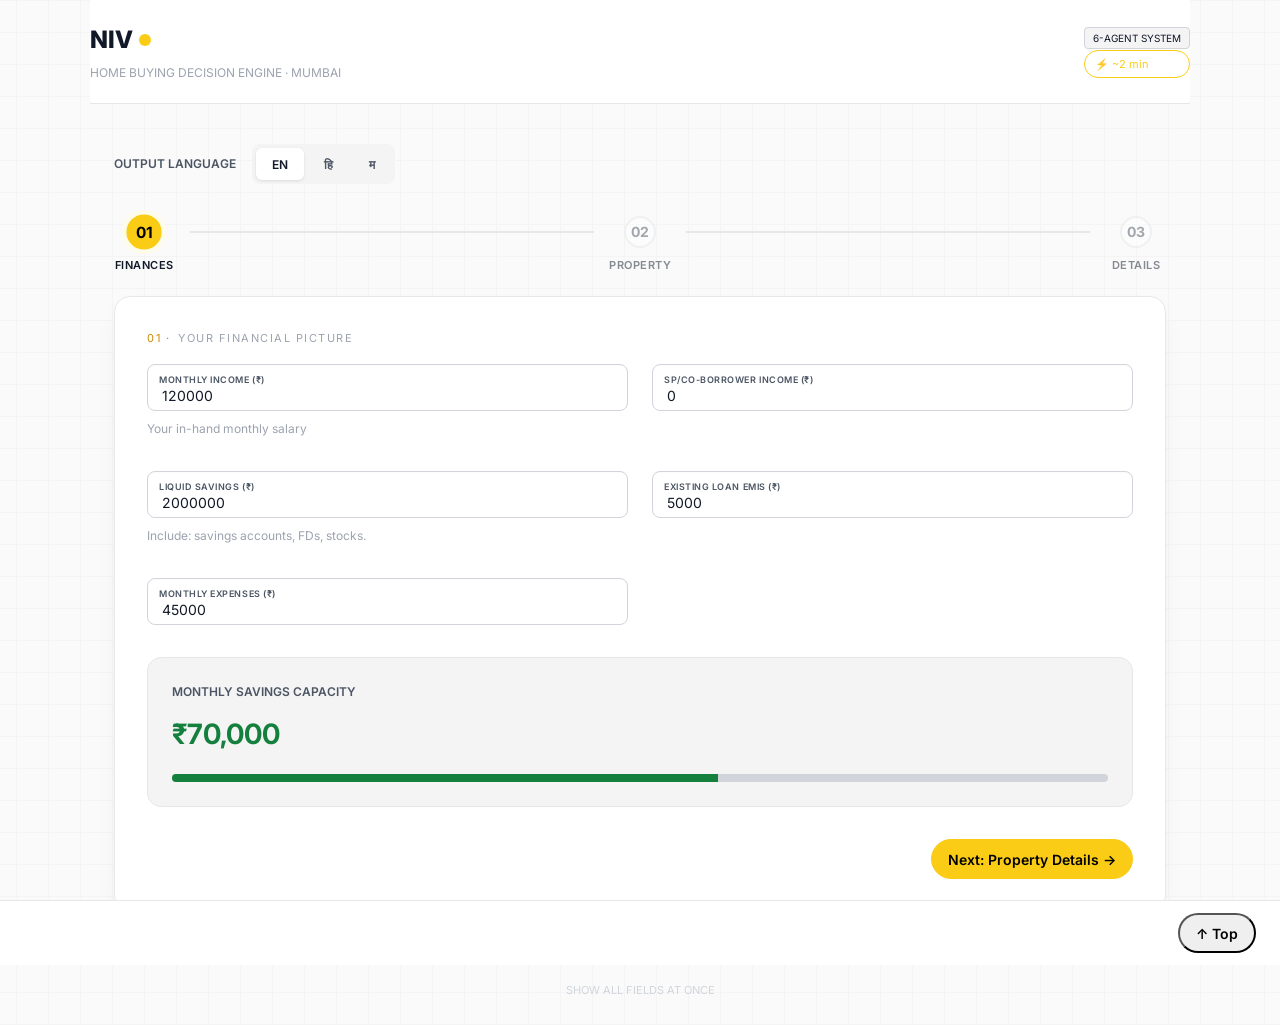
<file: frontend/index.html>
<!DOCTYPE html>
<html lang="en">

<head>
    <meta charset="UTF-8">
    <meta name="viewport" content="width=device-width, initial-scale=1.0">
    <title>NIV AI — Home Buying Decision Engine</title>
    <link rel="stylesheet" href="style.css">
    <style>
        :root {
            --anim-fast: 150ms;
            --anim-base: 250ms;
            --anim-slow: 400ms;
            --anim-spring: cubic-bezier(0.34, 1.56, 0.64, 1);
            --anim-ease: cubic-bezier(0.16, 1, 0.3, 1);
            --radius-sm: 6px;
            --radius-md: 10px;
            --radius-lg: 14px;
            --shadow-accent: 0 0 24px rgba(124, 106, 247, 0.15);
            --pulse-safe: rgba(34, 197, 94, 0.12);
            --pulse-warn: rgba(245, 158, 11, 0.12);
            --pulse-crit: rgba(239, 68, 68, 0.12);
        }

        /* TTc badge */
        .ttc-badge {
            font-family: var(--font-mono);
            font-size: 11px;
            padding: 4px 10px;
            border: 1px solid var(--accent);
            border-radius: 20px;
            color: var(--accent);
            white-space: nowrap;
        }
        body.report-visible .ttc-badge { display: none; }

        /* Wizard connector filled state */
        .w-connector.filled .w-fill,
        .wizard-connector.filled .w-fill {
            background: var(--accent);
            transition: width var(--anim-slow) var(--anim-ease);
        }

        /* Floating label field group */
        .field-group {
            position: relative;
        }
        .field-group input[type="number"] {
            padding-top: 22px;
            padding-bottom: 6px;
        }
        .field-group .field-label {
            position: absolute;
            left: 12px;
            top: 50%;
            transform: translateY(-50%);
            font-size: 11px;
            color: var(--text-dim);
            pointer-events: none;
            transition:
                top var(--anim-base) var(--anim-ease),
                transform var(--anim-base) var(--anim-ease),
                font-size var(--anim-base) var(--anim-ease),
                letter-spacing var(--anim-base) var(--anim-ease);
        }
        .field-group input[type="number"]:focus ~ .field-label,
        .field-group input[type="number"]:not(:placeholder-shown) ~ .field-label {
            top: 8px;
            transform: translateY(0);
            font-size: 9px;
            letter-spacing: 0.06em;
        }

        /* Keyframe animations */
        @keyframes card-enter {
            from { transform: scale(0.92) translateY(8px); opacity: 0; }
            to   { transform: scale(1)    translateY(0px); opacity: 1; }
        }
        @keyframes indeterminate {
            from { transform: translateX(-100%); }
            to   { transform: translateX(400%); }
        }
        @keyframes risk-burst {
            0%,100% { transform: scale(1);    box-shadow: none; }
            50%      { transform: scale(1.1); box-shadow: 0 0 16px rgba(239,68,68,0.5); }
        }
        @keyframes pulse-safe {
            0%,100% { box-shadow: 0 0 0 0   var(--pulse-safe); }
            50%      { box-shadow: 0 0 0 12px transparent; }
        }
        @keyframes pulse-warn {
            0%,100% { box-shadow: 0 0 0 0   var(--pulse-warn); }
            50%      { box-shadow: 0 0 0 12px transparent; }
        }
        @keyframes pulse-crit {
            0%,100% { box-shadow: 0 0 0 0   var(--pulse-crit); }
            50%      { box-shadow: 0 0 0 12px transparent; }
        }
        @keyframes delta-pop {
            0%   { transform: scale(0.5); opacity: 0; }
            70%  { transform: scale(1.15); }
            100% { transform: scale(1);   opacity: 1; }
        }
        @keyframes border-march {
            to { stroke-dashoffset: 0; }
        }

        /* Step card enter animation */
        .step-card.active {
            animation: card-enter var(--anim-base) var(--anim-ease) both;
        }

        /* Loading progress bar */
        .loading-progress-bar {
            width: 100%;
            height: 3px;
            background: var(--border);
            border-radius: 2px;
            overflow: hidden;
            margin-bottom: 32px;
        }
        .loading-progress-fill {
            height: 100%;
            background: var(--accent);
            width: 30%;
            animation: indeterminate 1.6s ease infinite;
        }

        /* Sticky summary bar */
        .sticky-summary {
            position: fixed;
            bottom: 0;
            left: 0;
            right: 0;
            background: var(--surface);
            border-top: 1px solid var(--border);
            padding: 12px 24px;
            display: flex;
            gap: 24px;
            align-items: center;
            font-family: var(--font-mono);
            font-size: 12px;
            transform: translateY(100%);
            transition: transform var(--anim-base) var(--anim-ease);
            z-index: 100;
        }
        .sticky-summary.visible {
            transform: translateY(0);
        }
        .sticky-summary button {
            margin-left: auto;
        }

        /* Timeline / scenario grid */
        .ts-track {
            display: flex;
            gap: 8px;
            overflow-x: auto;
            padding-bottom: 8px;
        }
        .timeline-scenarios {
            display: grid;
            grid-template-columns: repeat(auto-fit, minmax(200px, 1fr));
            gap: 12px;
        }

        /* PONR timeline */
        .ponr-timeline {
            position: relative;
            height: 60px;
        }
        .ponr-segments {
            display: flex;
            height: 8px;
            border-radius: 4px;
            overflow: hidden;
        }

        /* Burn clock SVG */
        .burn-clock svg {
            display: block;
            margin: 0 auto;
        }

        /* Market rates banner */
        .rates-banner {
            display: flex;
            align-items: center;
            gap: 8px;
            margin-top: 16px;
            padding: 10px 14px;
            background: var(--surface-2);
            border: 1px solid var(--border);
            border-radius: var(--radius-sm);
            font-family: var(--font-mono);
            font-size: 11px;
            color: var(--text-dim);
        }
        .rates-dot {
            width: 7px;
            height: 7px;
            border-radius: 50%;
            background: var(--green);
            flex-shrink: 0;
            animation: pulse-safe 2s ease infinite;
        }

        /* Tooltip */
        [data-tooltip] { position: relative; cursor: default; }
        [data-tooltip]::after {
            content: attr(data-tooltip);
            position: absolute;
            bottom: calc(100% + 6px);
            left: 50%;
            transform: translateX(-50%);
            background: var(--surface);
            border: 1px solid var(--border);
            padding: 4px 8px;
            border-radius: var(--radius-sm);
            font-family: var(--font-mono);
            font-size: 10px;
            white-space: nowrap;
            pointer-events: none;
            opacity: 0;
            transition: opacity var(--anim-fast);
            z-index: 10;
        }
        [data-tooltip]:hover::after { opacity: 1; }

        /* Friction dots */
        .friction-dots {
            display: flex;
            gap: 8px;
            margin-bottom: 20px;
        }
        .fdot {
            width: 10px;
            height: 10px;
            border-radius: 50%;
            border: 1px solid var(--border);
            background: transparent;
            transition: background var(--anim-base), border-color var(--anim-base);
        }
        .fdot.done {
            background: var(--accent);
            border-color: var(--accent);
        }

        /* Concern meter */
        .concern-meter {
            display: flex;
            gap: 4px;
            height: 4px;
            margin-top: 20px;
        }
        .cm-seg {
            flex: 1;
            background: var(--border);
            border-radius: 2px;
            transition: background var(--anim-base);
        }

        /* EMI arc SVG */
        .arc-track { opacity: 0.3; }
        .arc-fill {
            transition:
                stroke-dashoffset var(--anim-slow) var(--anim-ease),
                stroke var(--anim-base);
        }

        /* S4: Verdict pulse classes */
        .verdict-pulse.safe       { animation: pulse-safe  3s   infinite; }
        .verdict-pulse.risky      { animation: pulse-warn  2s   infinite; }
        .verdict-pulse.reconsider { animation: pulse-crit  1.5s infinite; }
        .confidence-bar  { height:4px; background:var(--border); border-radius:2px; margin-top:12px; overflow:hidden; }
        .confidence-fill { height:100%; background:var(--accent); border-radius:2px; transition:width 1s ease; }

        /* S4: Scorecard stagger */
        #r-scorecard .scorecard-item:nth-child(1) { animation-delay:   0ms; }
        #r-scorecard .scorecard-item:nth-child(2) { animation-delay:  60ms; }
        #r-scorecard .scorecard-item:nth-child(3) { animation-delay: 120ms; }
        #r-scorecard .scorecard-item:nth-child(4) { animation-delay: 180ms; }
        #r-scorecard .scorecard-item:nth-child(5) { animation-delay: 240ms; }
        #r-scorecard .scorecard-item:nth-child(6) { animation-delay: 300ms; }

        /* S4: Burn clock text */
        .burn-num { font-family:var(--font-mono,monospace); font-size:13px; fill:var(--text,#e2e8f0); font-weight:700; }

        /* S4: Stress burst */
        .stress-burst-target { transition:transform .15s ease, box-shadow .15s ease; }
        .stress-burst-target.burst { transform:scale(1.02); box-shadow:0 0 0 2px var(--accent); }

        /* S4: Path-to-safe green accent */
        #r-path-to-safe { border-left:3px solid var(--green,#22c55e); padding-left:16px; }

        /* S4: Reasoning split */
        .reasoning { color:var(--text); font-size:14px; line-height:1.7; }

        /* S4: Timeline labels */
        .ts-label   { font-family:var(--font-mono,monospace); font-size:10px; text-transform:uppercase; letter-spacing:1px; color:var(--text-muted); margin-bottom:12px; }
        .ts-metrics { font-family:var(--font-mono,monospace); font-size:12px; display:flex; flex-direction:column; gap:4px; }
    </style>
</head>

<body>

    <header class="hdr container">
        <div class="hdr-left">
            <a href="/landing.html" class="logo">NIV <em>AI</em></a>
            <div class="hdr-sub">HOME BUYING DECISION ENGINE · MUMBAI</div>
        </div>
        <div class="hdr-right">
            <span class="hdr-tag">6-AGENT SYSTEM</span>
            <div class="ttc-badge" id="ttc-badge">⚡ ~2 min</div>
        </div>
    </header>

    <div class="container" id="form-section">
        <div id="err" role="alert"
            style="display:none; color:var(--red); padding:16px; border-left:3px solid var(--red); background:var(--surface-2); margin-bottom:24px;">
        </div>

        <div class="lang-toggle">
            <span class="lang-label">OUTPUT LANGUAGE</span>
            <div class="lang-options">
                <button class="lang-btn active" onclick="setLang('english',this)">EN</button>
                <button class="lang-btn" onclick="setLang('hindi',this)">हि</button>
                <button class="lang-btn" onclick="setLang('marathi',this)">म</button>
            </div>
        </div>

        <div class="wizard-bar">
            <div class="wizard-steps">
                <div class="w-step active" data-step-nav="1">
                    <span class="w-num">01</span>
                    <span class="w-label">FINANCES</span>
                </div>
                <div class="w-connector">
                    <div class="w-fill" id="w-fill-1"></div>
                </div>
                <div class="w-step" data-step-nav="2">
                    <span class="w-num">02</span>
                    <span class="w-label">PROPERTY</span>
                </div>
                <div class="w-connector">
                    <div class="w-fill" id="w-fill-2"></div>
                </div>
                <div class="w-step" data-step-nav="3">
                    <span class="w-num">03</span>
                    <span class="w-label">DETAILS</span>
                </div>
            </div>
        </div>

        <!-- Step 1 -->
        <div class="step-card active" data-step="1">
            <div class="step-heading">
                <div class="section-label"><span>01 ·</span> YOUR FINANCIAL PICTURE</div>
            </div>

            <div class="field-grid">
                <div class="field">
                    <div class="field-group">
                        <input type="number" id="monthly_income" value="120000" placeholder=" "
                            oninput="updateFinancialHealth(); preview(this,'inc-p')">
                        <label class="field-label" for="monthly_income">MONTHLY INCOME (₹)</label>
                    </div>
                    <div class="field-hint">Your in-hand monthly salary</div>
                    <div id="inc-p" class="field-hint" style="color:var(--text-dim)"></div>
                </div>
                <div class="field">
                    <div class="field-group">
                        <input type="number" id="spouse_income" value="0" placeholder=" "
                            oninput="updateFinancialHealth(); preview(this,'sp-p')">
                        <label class="field-label" for="spouse_income">SP/CO-BORROWER INCOME (₹)</label>
                    </div>
                    <div id="sp-p" class="field-hint" style="color:var(--text-dim)"></div>
                </div>
                <div class="field">
                    <div class="field-group">
                        <input type="number" id="liquid_savings" value="2000000" placeholder=" "
                            oninput="preview(this,'sav-p')">
                        <label class="field-label" for="liquid_savings">LIQUID SAVINGS (₹)</label>
                    </div>
                    <div class="field-hint">Include: savings accounts, FDs, stocks.</div>
                    <div id="sav-p" class="field-hint" style="color:var(--text-dim)"></div>
                </div>
                <div class="field">
                    <div class="field-group">
                        <input type="number" id="existing_emis" value="5000" placeholder=" "
                            oninput="updateFinancialHealth()">
                        <label class="field-label" for="existing_emis">EXISTING LOAN EMIS (₹)</label>
                    </div>
                </div>
                <div class="field">
                    <div class="field-group">
                        <input type="number" id="monthly_expenses" value="45000" placeholder=" "
                            oninput="updateFinancialHealth()">
                        <label class="field-label" for="monthly_expenses">MONTHLY EXPENSES (₹)</label>
                    </div>
                </div>
            </div>

            <div class="health-bar" id="financial-health-indicator">
                <div class="health-label">MONTHLY SAVINGS CAPACITY</div>
                <div class="health-value" id="financial-health">₹—</div>
                <div class="health-track">
                    <div class="health-fill" id="health-fill-bar"></div>
                </div>
            </div>

            <div style="display:flex; justify-content:flex-end;">
                <button class="btn-primary" onclick="goStep(2)">Next: Property Details &rarr;</button>
            </div>
        </div>

        <!-- Step 2 -->
        <div class="step-card" data-step="2">
            <div class="step-heading">
                <div class="section-label"><span>02 ·</span> THE PROPERTY</div>
            </div>

            <div class="field-grid">
                <div class="field">
                    <div class="field-group">
                        <input type="number" id="property_price" value="8500000" placeholder=" "
                            oninput="updateEMIPreview(); preview(this,'pp-p')">
                        <label class="field-label" for="property_price">PROPERTY PRICE (₹)</label>
                    </div>
                    <div id="pp-p" class="field-hint" style="color:var(--text-dim)"></div>
                </div>
                <div class="field">
                    <label class="field-label" for="location_area">LOCATION / AREA</label>
                    <input type="text" id="location_area" value="Andheri West" placeholder="Andheri West">
                </div>
                <div class="field">
                    <div class="field-group">
                        <input type="number" id="down_payment_available" value="1700000" placeholder=" "
                            oninput="updateEMIPreview(); preview(this,'dp-p')">
                        <label class="field-label" for="down_payment_available">DOWN PAYMENT AVAILABLE (₹)</label>
                    </div>
                    <div id="dp-p" class="field-hint" style="color:var(--text-dim)"></div>
                </div>
                <div class="field">
                    <div class="field-group">
                        <input type="number" id="loan_tenure_years" value="20" min="1" max="30" placeholder=" "
                            oninput="updateEMIPreview()">
                        <label class="field-label" for="loan_tenure_years">LOAN TENURE (YEARS)</label>
                    </div>
                </div>
                <div class="field">
                    <div class="field-group">
                        <input type="number" id="expected_interest_rate" value="8.5" step="0.1" placeholder=" "
                            oninput="updateEMIPreview()">
                        <label class="field-label" for="expected_interest_rate">EXPECTED INTEREST RATE (%)</label>
                    </div>
                </div>
            </div>

            <div class="emi-preview" id="emi-preview-card">
                <div class="section-label"><span>ESTIMATED MONTHLY IMPACT</span></div>
                <div class="metric-grid" style="grid-template-columns: repeat(2,1fr) repeat(2,1fr)">
                    <div class="metric-cell">
                        <div class="metric-label">LOAN AMOUNT</div>
                        <div class="metric-number" id="ep-loan">₹—</div>
                    </div>
                    <div class="metric-cell">
                        <div class="metric-label">ESTIMATED EMI</div>
                        <div class="metric-number" id="ep-emi">₹—</div>
                    </div>
                    <div class="metric-cell">
                        <div class="metric-label">EMI / INCOME</div>
                        <div class="metric-number" id="ep-ratio">—%</div>
                    </div>
                    <div class="metric-cell">
                        <div class="metric-label">MONTHLY SURPLUS</div>
                        <div class="metric-number" id="ep-surplus">₹—</div>
                    </div>
                </div>
                <div class="emi-zone-label" id="ep-zone"></div>

                <svg id="emi-arc" viewBox="0 0 200 110" style="width:100%;max-width:240px;display:block;margin:16px auto 0">
                    <path class="arc-track" d="M 20,100 A 80,80 0 0,1 180,100"
                          fill="none" stroke="var(--border)" stroke-width="8"
                          stroke-linecap="round"/>
                    <path class="arc-fill" id="arc-fill-path"
                          d="M 20,100 A 80,80 0 0,1 180,100"
                          fill="none" stroke="var(--green)" stroke-width="8"
                          stroke-linecap="round" stroke-dasharray="251" stroke-dashoffset="251"/>
                    <text id="arc-label" x="100" y="90" text-anchor="middle"
                          font-family="var(--font-mono)" font-size="22" fill="var(--text)">—%</text>
                </svg>
            </div>

            <div class="rates-banner" id="market-rates-banner" style="display:none">
                <span class="rates-dot"></span>
                <span id="market-rates-text">Loading rates...</span>
            </div>

            <div style="display:flex; justify-content:space-between; margin-top:32px;">
                <button class="btn-ghost" onclick="goStep(1)">&larr; Back</button>
                <button class="btn-primary" onclick="goStep(3)">Next: Final Details &rarr;</button>
            </div>
        </div>

        <!-- Step 3 -->
        <div class="step-card" data-step="3">
            <div class="step-heading">
                <div class="section-label"><span>03 ·</span> ADDITIONAL DETAILS</div>
            </div>

            <div class="field-grid">
                <div class="field">
                    <label class="field-label" for="employment_type">EMPLOYMENT TYPE</label>
                    <select id="employment_type">
                        <option value="salaried">Salaried</option>
                        <option value="freelance">Freelance / Consulting</option>
                        <option value="business">Business Owner</option>
                    </select>
                </div>
                <div class="field">
                    <div class="field-group">
                        <input type="number" id="years_in_current_job" value="3" step="0.5" placeholder=" ">
                        <label class="field-label" for="years_in_current_job">YEARS IN CURRENT JOB</label>
                    </div>
                </div>
                <div class="field">
                    <div class="field-group">
                        <input type="number" id="current_rent" value="25000" placeholder=" ">
                        <label class="field-label" for="current_rent">CURRENT MONTHLY RENT (₹)</label>
                    </div>
                </div>
                <div class="field">
                    <label class="field-label" for="configuration">CONFIGURATION</label>
                    <select id="configuration">
                        <option value="1BHK">1 BHK</option>
                        <option value="2BHK" selected>2 BHK</option>
                        <option value="3BHK">3 BHK</option>
                        <option value="4BHK">4 BHK</option>
                    </select>
                </div>
                <div class="field">
                    <div class="field-group">
                        <input type="number" id="carpet_area_sqft" value="650" placeholder=" ">
                        <label class="field-label" for="carpet_area_sqft">CARPET AREA (SQFT)</label>
                    </div>
                </div>
                <div class="field">
                    <label class="field-label" for="is_ready_to_move">READY TO MOVE IN?</label>
                    <select id="is_ready_to_move">
                        <option value="true">Yes</option>
                        <option value="false" selected>No</option>
                    </select>
                </div>
                <div class="field">
                    <label class="field-label" for="is_rera_registered">RERA REGISTERED?</label>
                    <select id="is_rera_registered">
                        <option value="true">Yes</option>
                        <option value="false">No</option>
                        <option value="null">Don't Know</option>
                    </select>
                </div>
                <div class="field">
                    <label class="field-label" for="builder_name">BUILDER NAME</label>
                    <input type="text" id="builder_name" value="Oberoi Realty">
                </div>
                <div class="field">
                    <label class="field-label" for="possession_date">POSSESSION DATE</label>
                    <input type="text" id="possession_date" placeholder="12/2026">
                </div>
                <div class="field">
                    <div class="field-group">
                        <input type="number" id="commute_distance_km" value="0" placeholder=" ">
                        <label class="field-label" for="commute_distance_km">COMMUTE DISTANCE (KM)</label>
                    </div>
                </div>
                <div class="field">
                    <label class="field-label" for="buyer_gender">BUYER GENDER</label>
                    <select id="buyer_gender">
                        <option value="male">Male</option>
                        <option value="female">Female</option>
                    </select>
                </div>
                <div class="field">
                    <label class="field-label" for="financial_notes">FINANCIAL NOTES</label>
                    <input type="text" id="financial_notes" placeholder="Optional">
                </div>
                <div class="field">
                    <label class="field-label" for="property_notes">PROPERTY NOTES</label>
                    <input type="text" id="property_notes" placeholder="Optional">
                </div>
            </div>

            <div style="display:flex; justify-content:space-between; margin-top:32px;">
                <button class="btn-ghost" onclick="goStep(2)">&larr; Back</button>
                <button class="btn-primary" onclick="onSubmitClick()">Run Full Analysis &rarr;</button>
            </div>
        </div>

        <div style="text-align:center; padding: 24px 0;">
            <a href="#" onclick="showAllSteps(event)"
                style="font-family:var(--font-mono); font-size:11px; text-transform:uppercase; color:var(--text-faint); text-decoration:none;">Show
                all fields at once</a>
        </div>
    </div>

    <!-- Loading View -->
    <div id="loading-view" class="view" style="display:none">
        <div class="loading-screen">
            <div class="loading-top">
                <div class="section-label"><span>ANALYSING</span> YOUR SITUATION</div>
                <div class="loading-title">6 agents working in parallel</div>
            </div>
            <div class="loading-progress-bar">
                <div class="loading-progress-fill"></div>
            </div>
            <div class="agent-list">
                <div class="agent-row">
                    <div class="agent-dot" id="a1-dot"></div>
                    <div class="agent-label">Context Synthesizer</div>
                    <div class="agent-status-text" id="a1">waiting</div>
                </div>
                <div class="agent-row">
                    <div class="agent-dot" id="a2-dot"></div>
                    <div class="agent-label">Financial Analyst</div>
                    <div class="agent-status-text" id="a2">waiting</div>
                </div>
                <div class="agent-row">
                    <div class="agent-dot" id="a3-dot"></div>
                    <div class="agent-label">Risk Simulator</div>
                    <div class="agent-status-text" id="a3">waiting</div>
                </div>
                <div class="agent-row">
                    <div class="agent-dot" id="a4-dot"></div>
                    <div class="agent-label">Property Analyst</div>
                    <div class="agent-status-text" id="a4">waiting</div>
                </div>
                <div class="agent-row">
                    <div class="agent-dot" id="a5-dot"></div>
                    <div class="agent-label">Assumption Challenger</div>
                    <div class="agent-status-text" id="a5">waiting</div>
                </div>
                <div class="agent-row">
                    <div class="agent-dot" id="a6-dot"></div>
                    <div class="agent-label">Decision Composer</div>
                    <div class="agent-status-text" id="a6">waiting</div>
                </div>
            </div>
        </div>
    </div>

    <!-- Friction Gate (Behavioral checks) -->
    <div id="friction-gate" style="display:none" class="gate-overlay">
        <div class="gate-inner">
            <div class="friction-dots" id="friction-dots">
                <span class="fdot" id="fd-1"></span>
                <span class="fdot" id="fd-2"></span>
                <span class="fdot" id="fd-3"></span>
                <span class="fdot" id="fd-4"></span>
                <span class="fdot" id="fd-5"></span>
            </div>
            <div class="gate-header">
                <div class="section-label"><span>PRE-ANALYSIS ·</span> 5 REALITY CHECKS</div>
                <div class="gate-title">Before we analyze — answer honestly.</div>
                <div class="gate-subtitle">These help us identify cognitive blind spots. Takes 60 seconds.</div>
            </div>
            <div class="gate-questions" id="friction-questions">
                <div class="friction-question active" id="fq1">
                    <div style="font-family:var(--font-body); font-size:16px; margin-bottom:16px;">Are you analyzing
                        this property because you genuinely haven't decided yet — or because you've already emotionally
                        committed and want confirmation?</div>
                    <div style="display:flex; flex-direction:column; gap:8px;">
                        <div class="friction-option btn-ghost" onclick="selectFriction('fq1', 'A')"
                            style="justify-content:flex-start; min-height:auto; padding:12px 16px;">I'm actually
                            undecided</div>
                        <div class="friction-option btn-ghost" onclick="selectFriction('fq1', 'B')"
                            style="justify-content:flex-start; min-height:auto; padding:12px 16px;">I like it but
                            haven't decided</div>
                        <div class="friction-option btn-ghost" onclick="selectFriction('fq1', 'C')"
                            style="justify-content:flex-start; min-height:auto; padding:12px 16px;">I want to validate
                            my choice</div>
                    </div>
                </div>
            </div>
            <div class="concern-meter" id="concern-meter">
                <span class="cm-seg" id="cm-1"></span>
                <span class="cm-seg" id="cm-2"></span>
                <span class="cm-seg" id="cm-3"></span>
                <span class="cm-seg" id="cm-4"></span>
                <span class="cm-seg" id="cm-5"></span>
            </div>
            <div class="gate-actions">
                <button class="btn-primary" onclick="proceedFromFriction()" id="friction-proceed" disabled>
                    Proceed to Analysis &rarr;
                </button>
                <button class="btn-text" onclick="closeFrictionGate()">Skip checks</button>
            </div>
        </div>
    </div>

    <!-- Report View -->
    <div id="report-view" class="container view" style="display:none; padding-top:40px;">

        <div id="r-verdict" class="report-section verdict-pulse">
            <div class="confidence-bar"><div class="confidence-fill" id="conf-fill" style="width:0%"></div></div>
        </div>
        <div id="r-research-warnings" class="report-section" style="display:none;"></div>

        <div id="share-bar" class="report-section" style="display:none">
            <div style="display:flex; gap:16px; align-items:center;">
                <input type="text" id="share-url-input" readonly class="field input"
                    style="max-width:300px; padding:10px;">
                <button class="btn-ghost" onclick="copyShareUrl()" id="copy-btn">Copy Link</button>
                <button class="btn-ghost" onclick="shareWhatsApp()" id="wa-btn">Share on WhatsApp</button>
            </div>
        </div>

        <div class="report-section">
            <div class="section-label"><span>01 ·</span> CASH FLOW PREVIEW</div>
            <div style="display:flex;gap:16px;flex-wrap:wrap" id="r-cashflow-wrap">
                <div id="river-flow-svg" style="flex:0 0 60%;min-width:240px"></div>
                <div id="r-surplus-box" style="flex:1"></div>
            </div>
        </div>

        <div class="report-section">
            <div class="section-label"><span>02 ·</span> SCORECARD</div>
            <div id="r-scorecard">
                <div class="scorecard-item" data-tooltip="Monthly EMI as % of combined income">
                    <div id="debt-gravity-svg"></div>
                </div>
                <div class="scorecard-item" data-tooltip="Emergency runway remaining post-purchase (months)">
                    <div id="shield-svg"></div>
                    <svg class="burn-clock" id="burn-clock-svg" viewBox="0 0 80 80">
                        <circle class="burn-track" cx="40" cy="40" r="32" fill="none"
                                stroke="var(--border)" stroke-width="5"/>
                        <circle class="burn-fill" id="burn-fill" cx="40" cy="40" r="32"
                                fill="none" stroke-width="5" stroke-linecap="round"
                                stroke-dasharray="201" stroke-dashoffset="201"
                                transform="rotate(-90 40 40)"/>
                        <text class="burn-num" id="burn-num" x="40" y="44"
                              text-anchor="middle">0</text>
                    </svg>
                </div>
                <div class="scorecard-item" data-tooltip="Resilience score under adverse scenarios"></div>
            </div>
        </div>

        <div class="report-section sensitivity-section" id="sensitivity-section">
            <div class="section-label"><span>03 ·</span> WHAT-IF SLIDERS</div>
            <div class="rcard">
                <div class="slider-track">
                    <div
                        style="display:flex; justify-content:space-between; font-family:var(--font-mono); font-size:11px; margin-bottom:8px;">
                        <span>Down Payment</span>
                        <span id="wi-dp-val">—</span>
                    </div>
                    <input type="range" id="wi-dp" min="0" max="10000000" step="50000">
                </div>
                <div class="slider-track">
                    <div
                        style="display:flex; justify-content:space-between; font-family:var(--font-mono); font-size:11px; margin-bottom:8px;">
                        <span>Property Price</span>
                        <span id="wi-price-val">—</span>
                    </div>
                    <input type="range" id="wi-price" min="0" max="10000000" step="50000">
                </div>
                <div class="slider-track">
                    <div
                        style="display:flex; justify-content:space-between; font-family:var(--font-mono); font-size:11px; margin-bottom:8px;">
                        <span>Loan Tenure</span>
                        <span id="wi-tenure-val">—</span>
                    </div>
                    <input type="range" id="wi-tenure" min="5" max="30" step="1">
                </div>
                <div class="metric-grid" style="grid-template-columns: repeat(4, 1fr); margin-top:24px;">
                    <div class="metric-cell">
                        <div class="metric-label">Monthly EMI</div>
                        <div class="metric-number" id="wm-emi" style="font-size:16px">—</div>
                    </div>
                    <div class="metric-cell">
                        <div class="metric-label">EMI / Income</div>
                        <div class="metric-number" id="wm-ratio" style="font-size:16px">—</div>
                    </div>
                    <div class="metric-cell">
                        <div class="metric-label">Surplus</div>
                        <div class="metric-number" id="wm-surplus" style="font-size:16px">—</div>
                    </div>
                    <div class="metric-cell">
                        <div class="metric-label">Runway</div>
                        <div class="metric-number" id="wm-runway" style="font-size:16px">—</div>
                    </div>
                </div>
            </div>
        </div>

        <div class="rcard" id="r-timeline" style="margin-bottom:14px;display:none">
            <div class="rcard-title">⏱ Buy Now vs Wait — The Timeline</div>
            <div class="timeline-scenarios">
                <div class="ts-track" id="ts-now">
                    <div class="ts-label">BUY NOW</div>
                    <div class="ts-metrics" id="ts-now-metrics"></div>
                </div>
                <div class="ts-track" id="ts-6mo">
                    <div class="ts-label">WAIT 6 MONTHS</div>
                    <div class="ts-metrics" id="ts-6mo-metrics"></div>
                </div>
                <div class="ts-track" id="ts-1yr">
                    <div class="ts-label">WAIT 1 YEAR</div>
                    <div class="ts-metrics" id="ts-1yr-metrics"></div>
                </div>
            </div>
            <div style="font-size:11px;color:var(--text-muted);margin-top:12px;text-align:center">5% property appreciation · 8% income growth assumed</div>
        </div>

        <div class="report-section">
            <div class="section-label"><span>04 ·</span> STRESS TEST SCENARIOS</div>
            <div class="rcard">
                <div id="r-stress">
                    <div class="stress-burst-target" data-scenario="job_loss">
                        <div class="ponr-timeline" id="ponr-container"></div>
                    </div>
                    <div class="stress-burst-target" data-scenario="rate_hike"></div>
                    <div class="stress-burst-target" data-scenario="medical_emergency"></div>
                </div>
            </div>
        </div>

        <div class="report-section">
            <div class="section-label"><span>05 ·</span> PROPERTY ASSESSMENT</div>
            <div class="rcard">
                <div id="r-property"></div>
            </div>
        </div>

        <div class="report-section">
            <div class="section-label"><span>06 ·</span> RENT VS BUY</div>
            <div class="rcard">
                <div id="r-rvb"></div>
            </div>
        </div>

        <div class="rcard" id="r-mountain" style="margin-bottom:14px">
            <div class="rcard-title">🏔 Net Worth Journey — The Full Picture</div>
            <canvas id="mountain-canvas" height="200"
                    style="width:100%;display:block;border-radius:8px"></canvas>
            <div id="mountain-legend" style="display:flex;gap:20px;margin-top:12px;font-size:11px;font-family:var(--font-mono)"></div>
        </div>

        <div class="report-section">
            <div class="section-label"><span>07 ·</span> TRUE COST OF OWNERSHIP</div>
            <div class="rcard">
                <div id="r-tco"></div>
            </div>
        </div>

        <div class="report-section">
            <div class="section-label"><span>08 ·</span> DOCUMENT VERIFICATION SUITE</div>
            <div class="rcard" id="r-documents">
                <div style="display:grid; grid-template-columns:1fr 1fr; gap:24px;">
                    <div class="doc-upload-zone" onclick="document.getElementById('ec-file').click()">
                        <input type="file" id="ec-file" accept=".pdf" style="display:none">
                        <div style="font-family:var(--font-mono); font-size:12px; margin-bottom:8px;">UPLOAD EC PDF
                        </div>
                        <div style="font-size:11px; color:var(--text-dim)">Checks mortgages & title chain</div>
                    </div>
                    <div class="doc-upload-zone" onclick="document.getElementById('loan-file').click()">
                        <input type="file" id="loan-file" accept=".pdf,image/*" style="display:none">
                        <div style="font-family:var(--font-mono); font-size:12px; margin-bottom:8px;">UPLOAD BANK LETTER
                        </div>
                        <div style="font-size:11px; color:var(--text-dim)">Extracts rate & hidden charges</div>
                    </div>
                </div>
                <div style="display:flex; gap:16px; margin-top:24px;">
                    <button class="btn-ghost" onclick="downloadCounterOffer()">Counter-Offer Letter</button>
                    <button class="btn-ghost" onclick="openBankEmailModal()">Loan Inquiry Email</button>
                </div>
            </div>
        </div>

        <div class="report-section">
            <div class="section-label"><span>09 ·</span> ASSUMPTIONS CHALLENGED</div>
            <div id="r-challenges"></div>
        </div>

        <div class="report-section" style="display:flex; gap:24px; flex-wrap:wrap;">
            <div style="flex:1; min-width:300px;">
                <div class="section-label"><span>10 ·</span> WHY THIS VERDICT</div>
                <div id="r-reasons"></div>
            </div>
            <div style="flex:1; min-width:300px;">
                <div class="section-label"><span>11 ·</span> ACTIONS</div>
                <div id="r-actions"></div>
            </div>
        </div>

        <div class="report-section">
            <div class="section-label"><span>12 ·</span> PATH TO SAFE</div>
            <div id="r-path-to-safe"></div>
        </div>

        <div class="report-section">
            <div class="section-label"><span>13 ·</span> FULL REASONING</div>
            <div style="display:flex;gap:20px;flex-wrap:wrap">
                <div style="flex:0 0 38%;min-width:200px">
                    <div style="font-size:10px;font-family:var(--font-mono);
                         text-transform:uppercase;letter-spacing:1px;
                         color:var(--text-muted);margin-bottom:8px">CASH FLOW RHYTHM</div>
                    <canvas id="heartbeat-canvas" height="80"
                            style="width:100%;border-radius:6px;
                            background:var(--bg)"></canvas>
                </div>
                <div id="r-reasoning" class="reasoning" style="flex:1;min-width:200px"></div>
            </div>
        </div>

        <div class="report-section" style="display:flex; gap:24px; flex-wrap:wrap;">
            <div style="flex:1; min-width:300px;">
                <div class="section-label"><span>14 ·</span> BLIND SPOTS</div>
                <div id="r-blind"></div>
            </div>
            <div style="flex:1; min-width:300px;">
                <div class="section-label"><span>15 ·</span> COGNITIVE BIASES</div>
                <div id="r-emo"></div>
            </div>
        </div>

        <div class="report-section comparison-section" id="compare-section">
            <div class="section-label"><span>16 ·</span> COMPARISON</div>
            <div id="compare-bar" style="margin-bottom:16px">
                <button class="btn-ghost" onclick="startComparison()">+ Compare Property</button>
            </div>
            <div id="compare-form" class="rcard" style="display:none;">
                <div class="field-grid">
                    <div class="field"><label class="field-label" for="c_price">PROPERTY PRICE</label><input
                            type="number" id="c_price"></div>
                    <div class="field"><label class="field-label" for="c_loc">LOCATION</label><input type="text"
                            id="c_loc"></div>
                    <div class="field"><label class="field-label" for="c_sqft">CARPET AREA</label><input type="number"
                            id="c_sqft"></div>
                    <div class="field"><label class="field-label" for="c_dp">DOWN PAYMENT</label><input type="number"
                            id="c_dp"></div>
                    <div class="field"><label class="field-label" for="c_rdy">READY TO MOVE</label>
                        <select id="c_rdy">
                            <option value="true">Yes</option>
                            <option value="false">No</option>
                        </select>
                    </div>
                </div>
                <div style="display:flex; gap:16px;">
                    <button class="btn-primary" onclick="runComparison()">Analyze 2nd Property</button>
                </div>
            </div>
            <div id="compare-results"></div>
        </div>

        <div class="report-section">
            <div class="section-label"><span>17 ·</span> META</div>
            <div id="r-meta"></div>
        </div>

        <div class="report-actions" style="display:flex; gap:16px; margin:64px 0;">
            <button class="btn-primary" onclick="downloadPDF()">Download PDF</button>
            <button class="btn-ghost" onclick="downloadLinkedInCard()">LinkedIn Card</button>
        </div>

    </div>

    <div id="bank-email-modal" class="gate-overlay" style="display:none;">
        <div class="gate-inner rcard">
            <div class="section-label">LOAN INQUIRY</div>
            <select id="target-bank" class="field input" style="margin-bottom:16px;">
                <option value="HDFC">HDFC Bank</option>
                <option value="SBI">SBI Bank</option>
            </select>
            <button class="btn-primary" onclick="generateBankEmail()" style="margin-bottom:16px; width:100%;">Generate
                Draft</button>
            <div id="bank-email-content" style="display:none; margin-bottom:16px;">
                <div id="bank-email-preview"
                    style="background:var(--surface-2); padding:16px; font-family:var(--font-mono); font-size:12px; color:var(--text); white-space:pre-wrap;">
                </div>
                <div style="display:flex; gap:16px; margin-top:16px;">
                    <button class="btn-ghost" id="bank-email-copy-btn" onclick="copyBankEmail()">Copy</button>
                </div>
            </div>
            <button class="btn-text" onclick="closeBankEmail()">Close</button>
        </div>
    </div>

    <div class="sticky-summary" id="sticky-summary">
        <div id="ss-verdict"></div>
        <div id="ss-emi"></div>
        <div id="ss-runway"></div>
        <button onclick="window.scrollTo(0,0)">↑ Top</button>
    </div>

    <script src="app.js"></script>
</body>

</html>
</file>
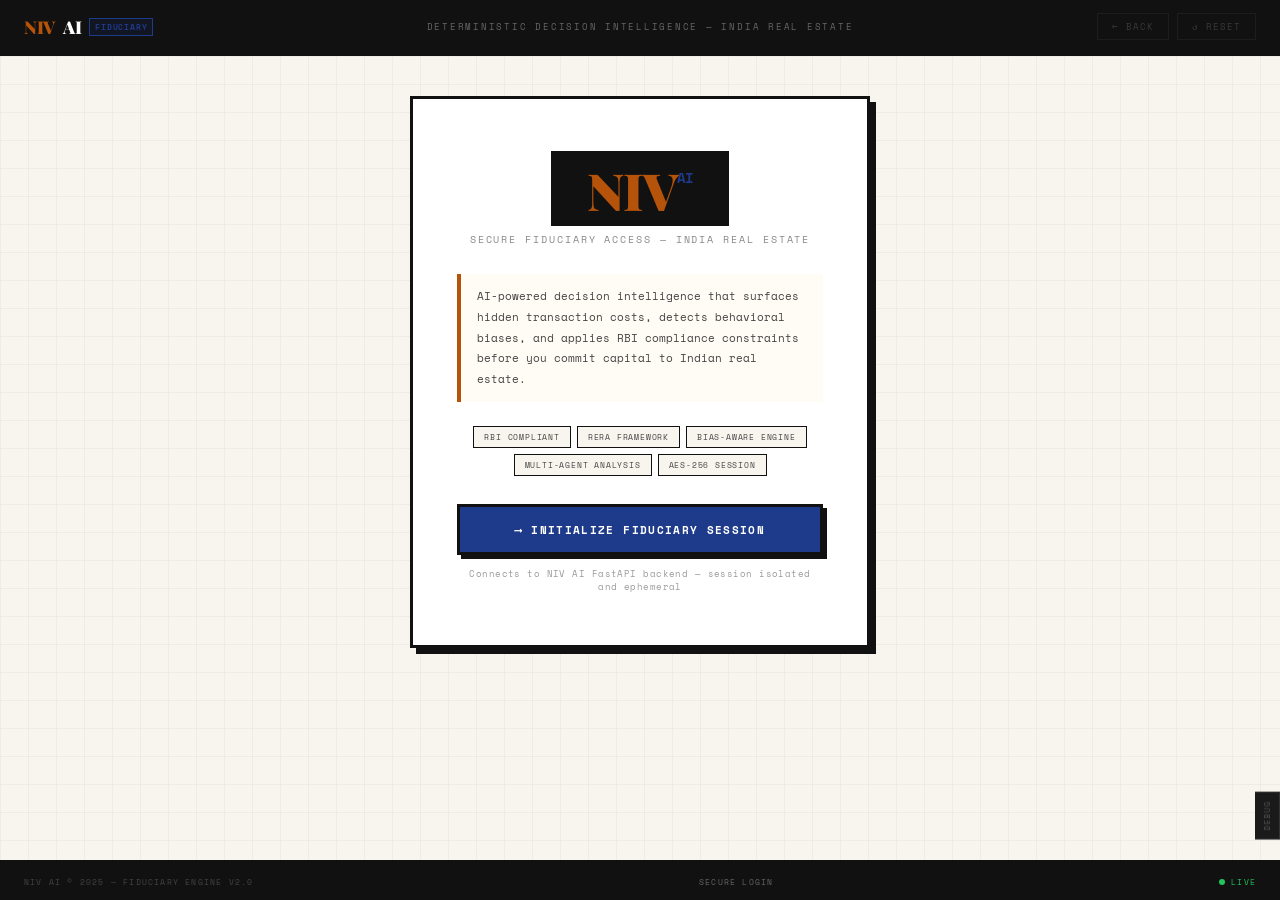
<file: frontend/niv-ai (3).html>
<!DOCTYPE html>
<html lang="en">
<head>
<meta charset="UTF-8">
<meta name="viewport" content="width=device-width, initial-scale=1.0">
<title>NIV AI — Fiduciary Decision Intelligence</title>
<link rel="preconnect" href="https://fonts.googleapis.com">
<link href="https://fonts.googleapis.com/css2?family=Space+Mono:ital,wght@0,400;0,700;1,400&family=Playfair+Display:ital,wght@0,700;0,900;1,700&display=swap" rel="stylesheet">
<style>
/* ═══════════════════════════════════════════════
   DESIGN TOKENS + RESET
═══════════════════════════════════════════════ */
*, *::before, *::after { box-sizing: border-box; margin: 0; padding: 0; }

:root {
  --bg: #f8f5ee;
  --black: #111111;
  --white: #ffffff;
  --trust: #1e3a8a;
  --risk: #991b1b;
  --safe: #065f46;
  --accent: #b45309;
  --border: 3px solid #111111;
  --shadow: 4px 4px 0 #111111;
  --shadow-lg: 6px 6px 0 #111111;
  --font-mono: 'Space Mono', monospace;
  --font-display: 'Playfair Display', serif;
  --text-primary: #111111;
  --text-secondary: #444444;
}

html, body {
  height: 100%;
  background: var(--bg);
  font-family: var(--font-mono);
  color: var(--text-primary);
  overflow-x: hidden;
}

body {
  display: grid;
  grid-template-rows: 56px 1fr 40px;
  min-height: 100vh;
}

/* ─── GRID PAPER BG ─── */
#canvas {
  background-color: var(--bg);
  background-image:
    linear-gradient(rgba(0,0,0,0.035) 1px, transparent 1px),
    linear-gradient(90deg, rgba(0,0,0,0.035) 1px, transparent 1px);
  background-size: 28px 28px;
  display: flex;
  justify-content: center;
  align-items: flex-start;
  padding: 40px 16px;
  overflow-y: auto;
}

/* ═══════════════════════════════════════════════
   TOP BAR
═══════════════════════════════════════════════ */
#top-bar {
  border-bottom: var(--border);
  background: var(--black);
  color: var(--bg);
  display: grid;
  grid-template-columns: 1fr auto 1fr;
  align-items: center;
  padding: 0 24px;
  position: sticky;
  top: 0;
  z-index: 100;
}
#top-bar .logo {
  font-family: var(--font-display);
  font-size: 1.1rem;
  font-weight: 900;
  color: var(--accent);
  letter-spacing: -0.02em;
  display: flex;
  align-items: center;
  gap: 8px;
}
#top-bar .logo .logo-tag {
  font-family: var(--font-mono);
  font-size: 0.5rem;
  color: var(--trust);
  border: 1px solid var(--trust);
  padding: 2px 5px;
  letter-spacing: 0.1em;
  vertical-align: middle;
  background: rgba(30,58,138,0.15);
}
#top-bar .center-tag {
  font-size: 0.55rem;
  letter-spacing: 0.2em;
  text-transform: uppercase;
  color: #666;
  text-align: center;
}
#top-bar .nav-controls {
  display: flex;
  justify-content: flex-end;
  align-items: center;
  gap: 8px;
}
.nav-btn {
  font-family: var(--font-mono);
  font-size: 0.55rem;
  letter-spacing: 0.12em;
  text-transform: uppercase;
  padding: 6px 14px;
  border: 1.5px solid #444;
  background: transparent;
  color: #aaa;
  cursor: pointer;
  transition: all 0.1s;
}
.nav-btn:hover:not(:disabled) { border-color: var(--accent); color: var(--accent); }
.nav-btn:disabled { opacity: 0.25; cursor: not-allowed; }
.nav-btn.danger:hover:not(:disabled) { border-color: var(--risk); color: #ef4444; }
#session-badge {
  font-size: 0.5rem;
  letter-spacing: 0.08em;
  color: #555;
  border: 1px solid #333;
  padding: 3px 8px;
  display: none;
}
#session-badge.visible { display: block; }

/* ═══════════════════════════════════════════════
   BOTTOM BAR
═══════════════════════════════════════════════ */
#bottom-bar {
  border-top: var(--border);
  background: var(--black);
  color: #444;
  display: flex;
  justify-content: space-between;
  align-items: center;
  padding: 0 24px;
  font-size: 0.5rem;
  letter-spacing: 0.15em;
  text-transform: uppercase;
}
.status-live {
  display: flex;
  align-items: center;
  gap: 6px;
  color: #22c55e;
}
.status-dot {
  width: 6px; height: 6px;
  border-radius: 50%;
  background: #22c55e;
  animation: pulse 2s infinite;
}
@keyframes pulse { 0%,100%{opacity:1} 50%{opacity:0.3} }
#state-label { color: #666; }

/* ═══════════════════════════════════════════════
   STATE CONTAINERS
═══════════════════════════════════════════════ */
.state { display: none; width: 100%; max-width: 720px; }
.state.active { display: block; animation: fadeIn 0.2s ease; }
.state.wide { max-width: 1200px; }
@keyframes fadeIn { from { opacity: 0; transform: translateY(6px); } to { opacity: 1; transform: none; } }

/* ═══════════════════════════════════════════════
   STEPPER
═══════════════════════════════════════════════ */
.stepper {
  display: flex;
  align-items: center;
  gap: 0;
  margin-bottom: 32px;
}
.step {
  display: flex;
  align-items: center;
  gap: 6px;
  font-size: 0.5rem;
  letter-spacing: 0.12em;
  text-transform: uppercase;
  color: #888;
  flex-shrink: 0;
}
.step-num {
  width: 22px; height: 22px;
  border: 2px solid #888;
  display: flex;
  align-items: center;
  justify-content: center;
  font-size: 0.55rem;
  font-weight: 700;
  flex-shrink: 0;
}
.step.done .step-num { background: var(--black); border-color: var(--black); color: var(--white); }
.step.current .step-num { background: var(--accent); border-color: var(--accent); color: var(--white); }
.step.current { color: var(--accent); }
.step-line { flex: 1; height: 2px; background: #ddd; min-width: 16px; }
.step-line.done { background: var(--black); }

/* ═══════════════════════════════════════════════
   CARDS & COMMON
═══════════════════════════════════════════════ */
.card {
  background: var(--white);
  border: var(--border);
  box-shadow: var(--shadow-lg);
  padding: 40px;
}
.card-header { margin-bottom: 28px; }
.section-label {
  font-size: 0.55rem;
  letter-spacing: 0.2em;
  text-transform: uppercase;
  color: var(--accent);
  margin-bottom: 8px;
}
.card-title {
  font-family: var(--font-display);
  font-size: 1.8rem;
  font-weight: 900;
  line-height: 1.1;
  color: var(--text-primary);
}
.card-sub {
  font-size: 0.68rem;
  color: var(--text-secondary);
  margin-top: 8px;
  line-height: 1.6;
}
hr.divider {
  border: none;
  border-top: 2px solid var(--black);
  margin: 24px 0;
}

/* ═══════════════════════════════════════════════
   BUTTONS
═══════════════════════════════════════════════ */
.btn {
  display: inline-block;
  font-family: var(--font-mono);
  font-size: 0.7rem;
  font-weight: 700;
  letter-spacing: 0.12em;
  text-transform: uppercase;
  padding: 14px 28px;
  border: var(--border);
  background: var(--black);
  color: var(--white);
  cursor: pointer;
  box-shadow: var(--shadow);
  transition: transform 0.08s, box-shadow 0.08s;
  width: 100%;
  text-align: center;
  text-decoration: none;
}
.btn:hover:not(:disabled) { transform: translate(-2px,-2px); box-shadow: 6px 6px 0 #111; }
.btn:active:not(:disabled) { transform: translate(2px,2px); box-shadow: 2px 2px 0 #111; }
.btn:focus-visible { outline: 3px solid var(--accent); outline-offset: 3px; }
.btn:disabled { opacity: 0.45; cursor: not-allowed; }
.btn-trust { background: var(--trust); }
.btn-accent { background: var(--accent); }
.btn-safe { background: var(--safe); }
.btn-outline { background: var(--white); color: var(--black); }

/* ═══════════════════════════════════════════════
   TOAST
═══════════════════════════════════════════════ */
#toast {
  position: fixed;
  bottom: 60px;
  left: 50%;
  transform: translateX(-50%) translateY(20px);
  background: var(--risk);
  color: var(--white);
  font-size: 0.65rem;
  letter-spacing: 0.08em;
  padding: 12px 24px;
  border: 2px solid #111;
  box-shadow: var(--shadow);
  opacity: 0;
  transition: opacity 0.2s, transform 0.2s;
  z-index: 9999;
  pointer-events: none;
  white-space: nowrap;
}
#toast.show { opacity: 1; transform: translateX(-50%) translateY(0); }

/* ═══════════════════════════════════════════════
   STATE 0: LOGIN
═══════════════════════════════════════════════ */
.login-card {
  background: var(--white);
  border: var(--border);
  box-shadow: var(--shadow-lg);
  padding: 52px 44px;
  text-align: center;
}
.niv-logo-block {
  display: inline-block;
  background: var(--black);
  color: var(--accent);
  font-family: var(--font-display);
  font-size: 3.2rem;
  font-weight: 900;
  padding: 14px 36px 10px;
  margin-bottom: 4px;
  letter-spacing: -0.02em;
  line-height: 1;
}
.niv-logo-block sup {
  font-family: var(--font-mono);
  font-size: 0.9rem;
  color: var(--trust);
  vertical-align: top;
  margin-top: 6px;
  display: inline-block;
}
.login-tagline {
  font-size: 0.6rem;
  letter-spacing: 0.2em;
  text-transform: uppercase;
  color: #888;
  margin-bottom: 28px;
  margin-top: 2px;
}
.login-desc {
  font-size: 0.7rem;
  line-height: 1.85;
  color: var(--text-secondary);
  border-left: 4px solid var(--accent);
  padding: 12px 16px;
  text-align: left;
  background: #fffbf5;
  margin-bottom: 24px;
}
.trust-badges {
  display: flex;
  flex-wrap: wrap;
  gap: 6px;
  justify-content: center;
  margin-bottom: 28px;
}
.trust-badge {
  font-size: 0.5rem;
  letter-spacing: 0.1em;
  text-transform: uppercase;
  padding: 4px 10px;
  border: 1.5px solid var(--black);
  background: var(--bg);
  color: var(--text-secondary);
}
.api-note {
  font-size: 0.55rem;
  color: #999;
  margin-top: 12px;
  letter-spacing: 0.05em;
}

/* ═══════════════════════════════════════════════
   STATE 1: BEHAVIORAL
═══════════════════════════════════════════════ */
.scenario-box {
  background: var(--black);
  color: #fbbf24;
  font-size: 0.72rem;
  line-height: 1.75;
  padding: 20px 24px;
  margin: 20px 0 28px;
  font-style: italic;
  border-left: 6px solid var(--accent);
}
.scenario-box strong { color: var(--accent); font-style: normal; }
.choice-grid {
  display: grid;
  grid-template-columns: 1fr 1fr;
  gap: 16px;
}
.choice-btn {
  border: var(--border);
  box-shadow: var(--shadow);
  padding: 24px 20px;
  cursor: pointer;
  font-family: var(--font-mono);
  text-align: left;
  background: var(--white);
  transition: transform 0.08s, box-shadow 0.08s, background 0.1s;
}
.choice-btn:hover { transform: translate(-2px,-2px); box-shadow: 6px 6px 0 #111; }
.choice-btn:focus-visible { outline: 3px solid var(--accent); outline-offset: 2px; }
.choice-icon { font-size: 1.5rem; margin-bottom: 12px; display: block; }
.choice-label { font-size: 0.78rem; font-weight: 700; letter-spacing: 0.06em; text-transform: uppercase; display: block; margin-bottom: 6px; }
.choice-desc { font-size: 0.63rem; color: #666; line-height: 1.55; }
.choice-signal { display: block; margin-top: 12px; font-size: 0.55rem; letter-spacing: 0.1em; text-transform: uppercase; font-weight: 700; }
.choice-btn.fomo-btn .choice-signal { color: var(--risk); }
.choice-btn.rational-btn .choice-signal { color: var(--trust); }
.choice-btn.fomo-btn:hover { background: #fff1f1; }
.choice-btn.rational-btn:hover { background: #eff6ff; }
.bias-note {
  margin-top: 20px;
  padding: 12px 16px;
  border: 1.5px dashed #bbb;
  font-size: 0.58rem;
  color: #888;
  letter-spacing: 0.05em;
  line-height: 1.6;
}

/* ═══════════════════════════════════════════════
   STATE 2: INPUT ENGINE
═══════════════════════════════════════════════ */
.form-grid-2col {
  display: grid;
  grid-template-columns: 1fr 1fr;
  gap: 20px;
  margin-bottom: 20px;
}
.form-grid-3col {
  display: grid;
  grid-template-columns: 1fr 1fr 1fr;
  gap: 20px;
  margin-bottom: 20px;
}
.form-field label {
  display: block;
  font-size: 0.58rem;
  letter-spacing: 0.14em;
  text-transform: uppercase;
  color: var(--text-secondary);
  margin-bottom: 6px;
}
.form-field label .req { color: var(--risk); }
.form-field input,
.form-field select {
  width: 100%;
  padding: 11px 14px;
  border: var(--border);
  background: var(--bg);
  font-family: var(--font-mono);
  font-size: 0.85rem;
  color: var(--text-primary);
  outline: none;
  box-shadow: var(--shadow);
  appearance: none;
  -webkit-appearance: none;
}
.form-field input:focus,
.form-field select:focus {
  box-shadow: 5px 5px 0 var(--accent);
  border-color: var(--accent);
}
.form-field .hint {
  font-size: 0.55rem;
  color: #999;
  margin-top: 5px;
}
.form-section-label {
  font-size: 0.55rem;
  letter-spacing: 0.2em;
  text-transform: uppercase;
  color: var(--text-secondary);
  background: var(--bg);
  border: 1.5px solid #ccc;
  padding: 5px 12px;
  display: inline-block;
  margin-bottom: 16px;
}
.form-field.span2 { grid-column: span 2; }
.form-field.span3 { grid-column: span 3; }

/* ═══════════════════════════════════════════════
   STATE 3: ROUNDTABLE — TWO COLUMN
═══════════════════════════════════════════════ */
.rt-grid {
  display: grid;
  grid-template-columns: 1fr 1fr;
  gap: 20px;
}
.rt-left {}
.rt-right {}
.rt-header {
  margin-bottom: 20px;
}
.rt-title {
  font-family: var(--font-display);
  font-size: 1.5rem;
  font-weight: 900;
  margin-bottom: 4px;
}

/* Agent cards */
.agent-grid {
  display: grid;
  grid-template-columns: repeat(4, 1fr);
  gap: 8px;
  margin-bottom: 16px;
}
.agent-card {
  border: var(--border);
  padding: 14px 10px;
  text-align: center;
  background: var(--white);
  opacity: 0.35;
  transition: opacity 0.3s, border-color 0.3s;
}
.agent-card.active { opacity: 1; box-shadow: var(--shadow); border-color: var(--accent); }
.agent-card.done { opacity: 1; border-color: #22c55e; }
.agent-card.error { opacity: 1; border-color: var(--risk); }
.agent-icon { font-size: 1.3rem; margin-bottom: 4px; }
.agent-name { font-size: 0.52rem; font-weight: 700; letter-spacing: 0.1em; text-transform: uppercase; }
.agent-status { font-size: 0.48rem; color: #888; margin-top: 3px; }
.agent-card.active .agent-status { color: var(--accent); }
.agent-card.done .agent-status { color: #22c55e; }
.agent-card.error .agent-status { color: var(--risk); }

/* Terminal */
.terminal {
  background: #0a0a0a;
  border: var(--border);
  box-shadow: var(--shadow-lg);
  overflow: hidden;
}
.terminal-header {
  background: #181818;
  border-bottom: 2px solid #2a2a2a;
  padding: 10px 18px;
  display: flex;
  align-items: center;
  justify-content: space-between;
}
.terminal-dots { display: flex; gap: 5px; }
.t-dot { width: 10px; height: 10px; border-radius: 50%; }
.t-red { background: #ef4444; }
.t-yellow { background: #fbbf24; }
.t-green { background: #22c55e; }
.terminal-title {
  font-size: 0.58rem;
  letter-spacing: 0.14em;
  text-transform: uppercase;
  color: #555;
}
.terminal-body {
  padding: 16px 18px;
  min-height: 240px;
  max-height: 320px;
  overflow-y: auto;
  font-size: 0.68rem;
  line-height: 1.9;
  color: #d0d0d0;
  scroll-behavior: smooth;
}
.terminal-body::-webkit-scrollbar { width: 4px; }
.terminal-body::-webkit-scrollbar-thumb { background: #333; }
.log-line { display: flex; gap: 10px; margin-bottom: 1px; align-items: flex-start; }
.log-ts { color: #444; flex-shrink: 0; font-size: 0.6rem; }
.log-agent { flex-shrink: 0; font-weight: 700; min-width: 110px; }
.log-agent.math { color: #60a5fa; }
.log-agent.bias { color: #fbbf24; }
.log-agent.reg  { color: #34d399; }
.log-agent.risk { color: #f87171; }
.log-agent.sys  { color: var(--accent); }
.log-msg { color: #bbb; flex: 1; font-size: 0.62rem; }
.cursor-blink {
  display: inline-block;
  width: 7px; height: 13px;
  background: #d0d0d0;
  animation: blink 0.8s step-end infinite;
  vertical-align: -2px;
  margin-left: 3px;
}
@keyframes blink { 0%,100%{opacity:1} 50%{opacity:0} }
.ws-status {
  margin-bottom: 12px;
  font-size: 0.6rem;
  letter-spacing: 0.1em;
  text-transform: uppercase;
  color: #888;
  display: flex;
  align-items: center;
  gap: 8px;
}
.ws-dot {
  width: 7px; height: 7px;
  border-radius: 50%;
  background: #fbbf24;
  animation: pulse 1.5s infinite;
}
.ws-dot.connected { background: #22c55e; }
.ws-dot.error { background: var(--risk); animation: none; }

/* Force-directed graph panel */
.force-graph-container {
  background: #0a0a0a;
  border: var(--border);
  box-shadow: var(--shadow-lg);
  overflow: hidden;
  margin-bottom: 16px;
}
.force-graph-header {
  background: #181818;
  border-bottom: 2px solid #2a2a2a;
  padding: 10px 18px;
  display: flex;
  align-items: center;
  justify-content: space-between;
}
.force-graph-title {
  font-size: 0.58rem;
  letter-spacing: 0.14em;
  text-transform: uppercase;
  color: #555;
}
#force-canvas {
  display: block;
  width: 100%;
  height: 280px;
  background: #0a0a0a;
}
.interaction-ledger {
  background: var(--white);
  border: var(--border);
  box-shadow: var(--shadow);
  overflow: hidden;
}
.ledger-title-bar {
  background: var(--black);
  color: var(--white);
  padding: 9px 14px;
  font-size: 0.55rem;
  letter-spacing: 0.15em;
  text-transform: uppercase;
}
.ledger-entries {
  padding: 12px 14px;
  max-height: 140px;
  overflow-y: auto;
  font-size: 0.58rem;
  line-height: 1.8;
  color: #888;
}
.ledger-entry {
  display: flex;
  gap: 8px;
  align-items: center;
  padding: 3px 0;
  border-bottom: 1px solid #f5f5f5;
}
.ledger-entry:last-child { border-bottom: none; }
.ledger-from { color: var(--accent); font-weight: 700; min-width: 60px; }
.ledger-arrow { color: #ccc; }
.ledger-to { color: var(--trust); font-weight: 700; min-width: 60px; }
.ledger-count { margin-left: auto; color: #ccc; }

/* ═══════════════════════════════════════════════
   STATE 4: DASHBOARD — TWO COLUMN
═══════════════════════════════════════════════ */
.dash-grid {
  display: grid;
  grid-template-columns: 1fr 1fr;
  gap: 20px;
}
.dash-left {}
.dash-right {}

/* Verdict topbar — full width */
.verdict-topbar {
  display: grid;
  grid-template-columns: 1fr auto;
  align-items: start;
  gap: 20px;
  margin-bottom: 20px;
}
.verdict-heading {
  font-family: var(--font-display);
  font-size: 1.6rem;
  font-weight: 900;
  line-height: 1.1;
}
.verdict-meta { font-size: 0.62rem; color: #888; margin-top: 8px; letter-spacing: 0.05em; }
.go-badge {
  padding: 14px 24px;
  border: var(--border);
  font-family: var(--font-display);
  font-size: 1.6rem;
  font-weight: 900;
  text-align: center;
  min-width: 130px;
  box-shadow: var(--shadow-lg);
}
.go-badge.go { background: var(--trust); color: var(--white); }
.go-badge.nogo { background: var(--risk); color: var(--white); }
.go-badge .go-sub {
  font-family: var(--font-mono);
  font-size: 0.5rem;
  letter-spacing: 0.1em;
  font-weight: 400;
  display: block;
  margin-top: 5px;
  opacity: 0.9;
}
.confidence-bar {
  height: 6px;
  background: #eee;
  border: 1.5px solid #bbb;
  margin-top: 8px;
  overflow: hidden;
}
.confidence-fill {
  height: 100%;
  background: var(--trust);
  transition: width 1s ease;
}

/* Reasoning */
.reasoning-block {
  background: #fafafa;
  border-left: 5px solid var(--accent);
  padding: 16px 18px;
  font-size: 0.65rem;
  line-height: 1.75;
  color: var(--text-secondary);
  margin-bottom: 14px;
}
.reasoning-block strong { color: var(--text-primary); }

/* Panel labels */
.v-panel {
  border: var(--border);
  box-shadow: var(--shadow);
  overflow: hidden;
  background: var(--white);
  margin-bottom: 14px;
}
.v-panel-head {
  background: var(--black);
  color: var(--white);
  padding: 9px 14px;
  font-size: 0.55rem;
  letter-spacing: 0.15em;
  text-transform: uppercase;
  display: flex;
  justify-content: space-between;
  align-items: center;
}
.panel-tag {
  background: var(--accent);
  color: var(--white);
  font-size: 0.48rem;
  padding: 2px 7px;
  letter-spacing: 0.1em;
}
.v-panel-body { padding: 16px; }

/* Ledger */
.ledger-row {
  display: flex;
  justify-content: space-between;
  align-items: baseline;
  padding: 7px 0;
  border-bottom: 1px solid #f0f0f0;
  font-size: 0.72rem;
}
.ledger-row:last-child { border-bottom: none; }
.ledger-row.total-row {
  border-top: 2px solid var(--black);
  border-bottom: none;
  font-weight: 700;
  padding-top: 10px;
  margin-top: 4px;
}
.ledger-label { color: var(--text-secondary); }
.ledger-val { font-weight: 700; }
.ledger-val.negative { color: var(--risk); }
.ledger-val.total-final { font-size: 0.9rem; color: var(--black); }

/* EMI stats */
.stat-block { display: flex; flex-direction: column; gap: 10px; }
.stat-row {
  display: flex;
  justify-content: space-between;
  align-items: baseline;
  font-size: 0.7rem;
  padding: 7px 0;
  border-bottom: 1px solid #f0f0f0;
}
.stat-row:last-child { border-bottom: none; }
.stat-label { color: var(--text-secondary); }
.stat-val { font-weight: 700; }
.stat-val.warn { color: var(--risk); }
.stat-val.safe { color: var(--safe); }
.stat-val.ok { color: var(--trust); }
.affordability-badge {
  display: inline-block;
  padding: 4px 12px;
  font-size: 0.6rem;
  font-weight: 700;
  letter-spacing: 0.1em;
  text-transform: uppercase;
  border: 2px solid;
  margin-top: 6px;
}
.affordability-badge.affordable { background: #dcfce7; color: var(--safe); border-color: var(--safe); }
.affordability-badge.stretched { background: #fef9c3; color: #854d0e; border-color: #854d0e; }
.affordability-badge.unaffordable { background: #fee2e2; color: var(--risk); border-color: var(--risk); }

/* Risk score */
.risk-score-display {
  font-family: var(--font-display);
  font-size: 3rem;
  font-weight: 900;
  line-height: 1;
  margin-bottom: 4px;
}
.risk-score-display.low { color: var(--safe); }
.risk-score-display.medium { color: #b45309; }
.risk-score-display.high { color: var(--risk); }
.risk-label-badge {
  display: inline-block;
  padding: 4px 14px;
  border: 2px solid;
  font-size: 0.7rem;
  font-weight: 700;
  letter-spacing: 0.1em;
  margin-bottom: 12px;
}
.risk-label-badge.low { color: var(--safe); border-color: var(--safe); background: #f0fdf4; }
.risk-label-badge.medium { color: #92400e; border-color: #92400e; background: #fffbeb; }
.risk-label-badge.high { color: var(--risk); border-color: var(--risk); background: #fef2f2; }
.risk-factor-row {
  display: flex;
  align-items: center;
  gap: 8px;
  font-size: 0.62rem;
  padding: 5px 0;
  line-height: 1.4;
}
.rf-dot { width: 7px; height: 7px; border-radius: 50%; flex-shrink: 0; }
.rf-dot.triggered { background: var(--risk); }
.rf-dot.clear { background: var(--safe); }

/* Scenarios */
.scenario-card {
  border: 1.5px solid #ddd;
  padding: 12px;
  margin-bottom: 8px;
  background: var(--bg);
}
.scenario-card.critical { border-color: var(--risk); background: #fff8f8; }
.scenario-card.moderate { border-color: #b45309; background: #fffbf5; }
.scenario-card.safe { border-color: var(--safe); background: #f0fdf4; }
.scenario-title { font-size: 0.62rem; font-weight: 700; letter-spacing: 0.08em; text-transform: uppercase; margin-bottom: 4px; }
.scenario-desc { font-size: 0.6rem; color: var(--text-secondary); line-height: 1.5; }
.scenario-badges { display: flex; gap: 6px; margin-top: 8px; flex-wrap: wrap; }
.s-badge { font-size: 0.5rem; padding: 3px 8px; border: 1.5px solid #ccc; letter-spacing: 0.06em; }

/* ═══════════════════════════════════════════════
   CHARTS
═══════════════════════════════════════════════ */
.chart-panel {
  border: var(--border);
  box-shadow: var(--shadow);
  background: var(--white);
  overflow: hidden;
  margin-bottom: 14px;
}
.chart-panel-head {
  background: var(--black);
  color: var(--white);
  padding: 9px 14px;
  font-size: 0.55rem;
  letter-spacing: 0.15em;
  text-transform: uppercase;
  display: flex;
  justify-content: space-between;
  align-items: center;
}
.chart-tag {
  background: var(--trust);
  color: var(--white);
  font-size: 0.48rem;
  padding: 2px 7px;
  letter-spacing: 0.1em;
}
.chart-body { padding: 16px; }
.chart-canvas-wrap {
  position: relative;
  width: 100%;
}
.chart-canvas-wrap canvas {
  display: block;
  width: 100%;
}
.chart-legend {
  display: flex;
  flex-wrap: wrap;
  gap: 10px;
  margin-top: 10px;
}
.legend-item {
  display: flex;
  align-items: center;
  gap: 5px;
  font-size: 0.55rem;
  letter-spacing: 0.05em;
  text-transform: uppercase;
  color: #666;
}
.legend-dot {
  width: 8px; height: 8px;
  border-radius: 0;
  flex-shrink: 0;
}

/* Side-by-side charts */
.chart-row {
  display: grid;
  grid-template-columns: 1fr 1fr;
  gap: 14px;
  margin-bottom: 14px;
}

/* ═══════════════════════════════════════════════
   CONVERSATION
═══════════════════════════════════════════════ */
.conv-panel {
  border: var(--border);
  box-shadow: var(--shadow);
  background: var(--white);
  overflow: hidden;
  margin-bottom: 14px;
}
.conv-panel-head {
  background: var(--black);
  color: var(--white);
  padding: 9px 14px;
  font-size: 0.55rem;
  letter-spacing: 0.15em;
  text-transform: uppercase;
  display: flex;
  justify-content: space-between;
  align-items: center;
}
.conv-messages {
  padding: 14px;
  min-height: 120px;
  max-height: 200px;
  overflow-y: auto;
  display: flex;
  flex-direction: column;
  gap: 10px;
  scroll-behavior: smooth;
}
.conv-messages::-webkit-scrollbar { width: 4px; }
.conv-messages::-webkit-scrollbar-thumb { background: #ddd; }
.conv-msg { font-size: 0.65rem; line-height: 1.6; }
.conv-bubble {
  display: inline-block;
  padding: 8px 14px;
  max-width: 85%;
  border: 1.5px solid;
  font-size: 0.63rem;
  line-height: 1.6;
}
.conv-msg.user { text-align: right; }
.conv-msg.user .conv-bubble {
  background: var(--black);
  color: var(--white);
  border-color: var(--black);
}
.conv-msg.ai .conv-bubble {
  background: var(--bg);
  border-color: #bbb;
  color: var(--text-primary);
}
.conv-msg.ai .conv-sender {
  font-size: 0.5rem;
  letter-spacing: 0.1em;
  text-transform: uppercase;
  color: var(--accent);
  margin-bottom: 3px;
  display: block;
}
.conv-input-row {
  display: flex;
  border-top: var(--border);
}
.conv-input {
  flex: 1;
  font-family: var(--font-mono);
  font-size: 0.7rem;
  padding: 12px 16px;
  border: none;
  background: var(--bg);
  outline: none;
  color: var(--text-primary);
}
.conv-send {
  font-family: var(--font-mono);
  font-size: 0.6rem;
  font-weight: 700;
  letter-spacing: 0.1em;
  text-transform: uppercase;
  padding: 12px 18px;
  border: none;
  border-left: var(--border);
  background: var(--accent);
  color: var(--white);
  cursor: pointer;
  transition: background 0.1s;
  white-space: nowrap;
}
.conv-send:hover { background: #92400e; }
.conv-send:disabled { background: #888; cursor: wait; }

/* ═══════════════════════════════════════════════
   REPORT DOWNLOAD & FIDUCIARY NOTE
═══════════════════════════════════════════════ */
.report-download-bar {
  display: flex;
  align-items: center;
  justify-content: space-between;
  padding: 16px 20px;
  border: var(--border);
  background: var(--white);
  box-shadow: var(--shadow);
  margin-bottom: 14px;
  gap: 16px;
}
.report-info { flex: 1; }
.report-title { font-size: 0.7rem; font-weight: 700; letter-spacing: 0.08em; text-transform: uppercase; }
.report-sub { font-size: 0.58rem; color: #888; margin-top: 3px; }
.btn-download {
  display: inline-block;
  font-family: var(--font-mono);
  font-size: 0.62rem;
  font-weight: 700;
  letter-spacing: 0.1em;
  text-transform: uppercase;
  padding: 10px 20px;
  border: var(--border);
  background: var(--safe);
  color: var(--white);
  cursor: pointer;
  box-shadow: var(--shadow);
  transition: transform 0.08s, box-shadow 0.08s;
  text-decoration: none;
  white-space: nowrap;
}
.btn-download:hover { transform: translate(-2px,-2px); box-shadow: 6px 6px 0 #111; }
.btn-download.loading-report { background: #888; cursor: wait; }
.fiduciary-note {
  border: 2px solid #ccc;
  padding: 14px 18px;
  font-size: 0.6rem;
  line-height: 1.7;
  color: #888;
  margin-bottom: 20px;
  display: flex;
  gap: 10px;
  align-items: flex-start;
}
.fiduciary-note strong { color: var(--text-secondary); }

/* ═══════════════════════════════════════════════
   DEBUG PANEL
═══════════════════════════════════════════════ */
#debug-toggle {
  position: fixed;
  bottom: 60px;
  right: 0;
  background: #1a1a1a;
  color: #555;
  border: 1.5px solid #333;
  border-right: none;
  font-family: var(--font-mono);
  font-size: 0.48rem;
  letter-spacing: 0.12em;
  padding: 8px 6px;
  cursor: pointer;
  writing-mode: vertical-rl;
  transform: rotate(180deg);
  z-index: 500;
  transition: color 0.1s, background 0.1s;
}
#debug-toggle:hover { color: var(--accent); background: #111; }
#debug-panel {
  position: fixed;
  bottom: 40px;
  right: 0;
  width: 340px;
  background: #0a0a0a;
  border: var(--border);
  border-right: none;
  transform: translateX(100%);
  transition: transform 0.2s ease;
  z-index: 499;
  max-height: 400px;
  display: flex;
  flex-direction: column;
}
#debug-panel.open { transform: translateX(0); }
.debug-panel-head {
  background: #141414;
  border-bottom: 1px solid #222;
  padding: 10px 14px;
  display: flex;
  justify-content: space-between;
  align-items: center;
}
.debug-panel-title {
  font-size: 0.55rem;
  letter-spacing: 0.15em;
  text-transform: uppercase;
  color: var(--accent);
}
.debug-clear {
  font-family: var(--font-mono);
  font-size: 0.48rem;
  color: #444;
  background: none;
  border: 1px solid #333;
  padding: 2px 8px;
  cursor: pointer;
  letter-spacing: 0.08em;
}
.debug-clear:hover { color: #888; }
.debug-log {
  padding: 8px 14px;
  overflow-y: auto;
  flex: 1;
}
.debug-log::-webkit-scrollbar { width: 3px; }
.debug-log::-webkit-scrollbar-thumb { background: #222; }
.debug-entry {
  font-size: 0.55rem;
  color: #666;
  padding: 5px 0;
  border-bottom: 1px solid #1a1a1a;
  line-height: 1.5;
  font-family: var(--font-mono);
}
.debug-entry:last-child { border-bottom: none; }
.debug-entry .d-method { color: #fbbf24; font-weight: 700; margin-right: 6px; }
.debug-entry .d-path { color: #60a5fa; }
.debug-entry .d-status.ok { color: #22c55e; }
.debug-entry .d-status.err { color: #f87171; }
.debug-entry .d-ts { color: #444; font-size: 0.5rem; display: block; margin-top: 2px; }

/* ═══════════════════════════════════════════════
   LOADING OVERLAY
═══════════════════════════════════════════════ */
#loading-overlay {
  display: none;
  position: fixed;
  inset: 0;
  background: rgba(0,0,0,0.82);
  z-index: 9998;
  place-items: center;
}
#loading-overlay.show { display: grid; }
.loading-box {
  border: var(--border);
  background: var(--white);
  padding: 44px 52px;
  text-align: center;
  box-shadow: 8px 8px 0 var(--accent);
  min-width: 280px;
}
.loading-spinner {
  width: 44px; height: 44px;
  border: 4px solid #eee;
  border-top-color: var(--accent);
  border-radius: 50%;
  animation: spin 0.8s linear infinite;
  margin: 0 auto 16px;
}
@keyframes spin { to { transform: rotate(360deg); } }
.loading-text {
  font-family: var(--font-display);
  font-size: 1rem;
  font-weight: 700;
  margin-bottom: 6px;
}
.loading-sub { font-size: 0.58rem; color: #888; letter-spacing: 0.1em; text-transform: uppercase; }

/* Full-width bottom row on dashboard */
.dash-full { margin-bottom: 14px; }

/* ═══════════════════════════════════════════════
   RESPONSIVE
═══════════════════════════════════════════════ */
@media(max-width: 900px) {
  .rt-grid { grid-template-columns: 1fr; }
  .dash-grid { grid-template-columns: 1fr; }
  .chart-row { grid-template-columns: 1fr; }
}
@media(max-width: 640px) {
  .choice-grid { grid-template-columns: 1fr; }
  .form-grid-2col, .form-grid-3col { grid-template-columns: 1fr; }
  .form-field.span2, .form-field.span3 { grid-column: span 1; }
  .agent-grid { grid-template-columns: repeat(2,1fr); }
  #top-bar .center-tag { display: none; }
  .card { padding: 24px 18px; }
  .verdict-topbar { grid-template-columns: 1fr; }
  .stepper .step-label { display: none; }
  #debug-panel { width: 280px; }
}
</style>
</head>
<body>

<!-- TOP BAR -->
<header id="top-bar" role="banner">
  <div class="logo">
    NIV<span style="color:#fff"> AI</span>
    <span class="logo-tag">FIDUCIARY</span>
  </div>
  <div class="center-tag">Deterministic Decision Intelligence — India Real Estate</div>
  <div class="nav-controls">
    <span id="session-badge"></span>
    <button class="nav-btn" id="btn-back" onclick="goBack()" disabled aria-label="Go back to previous step">← Back</button>
    <button class="nav-btn danger" id="btn-reset" onclick="resetSystem()" disabled aria-label="Reset system and start over">↺ Reset</button>
  </div>
</header>

<!-- MAIN CANVAS -->
<main id="canvas" role="main">

  <!-- ══════════════════════ STATE 0: LOGIN -->
  <section id="state-0" class="state active" role="region" aria-label="System Login">
    <div style="max-width:460px;margin:0 auto">
    <div class="login-card">
      <div class="niv-logo-block">NIV<sup>AI</sup></div>
      <p class="login-tagline">Secure Fiduciary Access — India Real Estate</p>
      <p class="login-desc">
        AI-powered decision intelligence that surfaces hidden transaction costs, detects behavioral biases, and applies RBI compliance constraints before you commit capital to Indian real estate.
      </p>
      <div class="trust-badges">
        <div class="trust-badge">RBI Compliant</div>
        <div class="trust-badge">RERA Framework</div>
        <div class="trust-badge">Bias-Aware Engine</div>
        <div class="trust-badge">Multi-Agent Analysis</div>
        <div class="trust-badge">AES-256 Session</div>
      </div>
      <button class="btn btn-trust" id="btn-enter" onclick="startSession()" aria-label="Initialize fiduciary session">
        ⟶ Initialize Fiduciary Session
      </button>
      <p class="api-note">Connects to NIV AI FastAPI backend — session isolated and ephemeral</p>
    </div>
    </div>
  </section>

  <!-- ══════════════════════ STATE 1: BEHAVIORAL -->
  <section id="state-1" class="state" role="region" aria-label="Behavioral Assessment">
    <div class="card">
      <div id="stepper-1"></div>
      <div class="card-header">
        <div class="section-label">Step 02 / 05 — Behavioral Profiling</div>
        <h2 class="card-title">Investor Behavior<br>Calibration</h2>
        <p class="card-sub">Your response feeds the bias detection engine. Honest answers produce more accurate risk modeling.</p>
      </div>
      <div class="scenario-box">
        <strong>⚠ LIVE MARKET SCENARIO:</strong><br>
        Property prices in your target area have risen 15% in the last 3 months. Inventory is shrinking. Your broker calls daily. What is your instinctive response?
      </div>
      <div class="choice-grid" role="group" aria-label="Select behavioral response">
        <button class="choice-btn fomo-btn" onclick="submitBehavioral('buy_immediately')" aria-label="Buy immediately — FOMO signal">
          <span class="choice-icon">🔥</span>
          <span class="choice-label">Buy Immediately</span>
          <span class="choice-desc">Act before prices rise further. Early entry protects against further appreciation. Hesitation is costly.</span>
          <span class="choice-signal">→ FOMO Signal Detected</span>
        </button>
        <button class="choice-btn rational-btn" onclick="submitBehavioral('wait_and_analyze')" aria-label="Wait and analyze — rational signal">
          <span class="choice-icon">🔍</span>
          <span class="choice-label">Wait &amp; Analyze</span>
          <span class="choice-desc">Run numbers. Verify fundamentals. Market cycles correct. Diligence before capital commitment.</span>
          <span class="choice-signal">→ Rational Signal Confirmed</span>
        </button>
      </div>
      <div class="bias-note">
        🧠 BIAS DETECTION ACTIVE — This response calibrates your behavioral risk premium in the composite score
      </div>
    </div>
  </section>

  <!-- ══════════════════════ STATE 2: INPUT ENGINE -->
  <section id="state-2" class="state" role="region" aria-label="Financial Input Engine">
    <div class="card">
      <div id="stepper-2"></div>
      <div class="card-header">
        <div class="section-label">Step 03 / 05 — Financial Parameters</div>
        <h2 class="card-title">Input Engine</h2>
        <p class="card-sub">All 10 parameters required. Drives live EMI modeling, hidden cost projection, and multi-scenario stress analysis.</p>
      </div>
      <hr class="divider">

      <div class="form-section-label">📊 Income &amp; Expense Profile</div>
      <div class="form-grid-3col">
        <div class="form-field">
          <label for="f-income">Monthly Income (₹)<span class="req">*</span></label>
          <input type="number" id="f-income" placeholder="e.g. 150000" min="1" step="1000" aria-label="Monthly net income in rupees">
          <div class="hint">Post-tax take-home</div>
        </div>
        <div class="form-field">
          <label for="f-expenses">Monthly Expenses (₹)<span class="req">*</span></label>
          <input type="number" id="f-expenses" placeholder="e.g. 60000" min="0" step="1000" aria-label="Monthly expenses in rupees">
          <div class="hint">Excluding any EMI</div>
        </div>
        <div class="form-field">
          <label for="f-savings">Total Savings (₹)<span class="req">*</span></label>
          <input type="number" id="f-savings" placeholder="e.g. 2000000" min="0" step="10000" aria-label="Total savings in rupees">
          <div class="hint">Liquid + investable</div>
        </div>
      </div>

      <div class="form-section-label">🏠 Property Details</div>
      <div class="form-grid-2col">
        <div class="form-field">
          <label for="f-price">Property Price (₹)<span class="req">*</span></label>
          <input type="number" id="f-price" placeholder="e.g. 8500000" min="100000" step="50000" aria-label="Property base price in rupees">
          <div class="hint">Base agreement value (excl. taxes)</div>
        </div>
        <div class="form-field">
          <label for="f-down">Down Payment (₹)<span class="req">*</span></label>
          <input type="number" id="f-down" placeholder="e.g. 1700000" min="0" step="10000" aria-label="Down payment amount in rupees">
          <div class="hint">Min 20% recommended (RBI)</div>
        </div>
        <div class="form-field">
          <label for="f-state">State / UT<span class="req">*</span></label>
          <select id="f-state" aria-label="Select Indian state for applicable stamp duty rates">
            <option value="">— Select State —</option>
            <option value="Maharashtra">Maharashtra — 5.0%</option>
            <option value="Karnataka">Karnataka — 5.6%</option>
            <option value="Delhi">Delhi — 6.0%</option>
            <option value="Tamil Nadu">Tamil Nadu — 7.0%</option>
            <option value="Telangana">Telangana — 6.0%</option>
            <option value="Gujarat">Gujarat — 4.9%</option>
            <option value="Rajasthan">Rajasthan — 6.0%</option>
            <option value="West Bengal">West Bengal — 6.0%</option>
            <option value="Uttar Pradesh">Uttar Pradesh — 7.0%</option>
            <option value="Punjab">Punjab — 6.0%</option>
            <option value="Haryana">Haryana — 7.0%</option>
            <option value="Kerala">Kerala — 8.0%</option>
            <option value="Andhra Pradesh">Andhra Pradesh — 5.0%</option>
            <option value="Madhya Pradesh">Madhya Pradesh — 5.0%</option>
          </select>
          <div class="hint">Determines stamp duty liability</div>
        </div>
        <div class="form-field">
          <label for="f-ptype">Property Type<span class="req">*</span></label>
          <select id="f-ptype" aria-label="Select property type">
            <option value="">— Select Type —</option>
            <option value="under_construction">Under Construction (GST: 5%)</option>
            <option value="ready_to_move">Ready to Move (No GST)</option>
            <option value="resale">Resale (No GST)</option>
            <option value="plot">Plot / Land</option>
          </select>
          <div class="hint">Affects GST applicability</div>
        </div>
      </div>

      <div class="form-section-label">📋 Loan Parameters</div>
      <div class="form-grid-3col">
        <div class="form-field">
          <label for="f-tenure">Loan Tenure (Years)<span class="req">*</span></label>
          <input type="number" id="f-tenure" placeholder="e.g. 20" min="1" max="30" step="1" aria-label="Loan tenure in years">
          <div class="hint">5–30 years (RBI max)</div>
        </div>
        <div class="form-field">
          <label for="f-rate">Interest Rate (% p.a.)<span class="req">*</span></label>
          <input type="number" id="f-rate" placeholder="e.g. 8.75" min="1" max="25" step="0.05" aria-label="Annual interest rate percentage">
          <div class="hint">Current SBI HLR: 8.50–9.15%</div>
        </div>
        <div class="form-field">
          <label for="f-age">Your Age<span class="req">*</span></label>
          <input type="number" id="f-age" placeholder="e.g. 34" min="18" max="65" step="1" aria-label="Your current age">
          <div class="hint">Affects loan eligibility horizon</div>
        </div>
      </div>

      <hr class="divider">
      <button class="btn btn-accent" id="btn-analyze" onclick="submitAnalysis()" aria-label="Submit parameters and run multi-agent financial analysis">
        ⟶ Run Multi-Agent Analysis
      </button>
    </div>
  </section>

  <!-- ══════════════════════ STATE 3: ROUNDTABLE (TWO-COLUMN) -->
  <section id="state-3" class="state wide" role="region" aria-label="Multi-Agent Roundtable Analysis">
    <div style="width:100%">
      <div id="stepper-3"></div>
      <div class="rt-header">
        <div class="section-label">Step 04 / 05 — Multi-Agent Processing</div>
        <div class="rt-title">Agent Roundtable</div>
        <p style="font-size:0.62rem;color:#888;margin-top:4px">Parallel deterministic analysis in progress. WebSocket stream active.</p>
      </div>

      <div class="rt-grid">
        <!-- LEFT: Terminal + Agent Cards -->
        <div class="rt-left">
          <div class="ws-status" id="ws-status">
            <div class="ws-dot" id="ws-dot"></div>
            <span id="ws-label">Connecting to analysis engine...</span>
          </div>
          <div class="agent-grid">
            <div class="agent-card" id="ac-math">
              <div class="agent-icon">🔢</div>
              <div class="agent-name">Math Agent</div>
              <div class="agent-status" id="as-math">Standby</div>
            </div>
            <div class="agent-card" id="ac-bias">
              <div class="agent-icon">🧠</div>
              <div class="agent-name">Bias Agent</div>
              <div class="agent-status" id="as-bias">Standby</div>
            </div>
            <div class="agent-card" id="ac-reg">
              <div class="agent-icon">⚖️</div>
              <div class="agent-name">Reg Agent</div>
              <div class="agent-status" id="as-reg">Standby</div>
            </div>
            <div class="agent-card" id="ac-risk">
              <div class="agent-icon">📊</div>
              <div class="agent-name">Risk Agent</div>
              <div class="agent-status" id="as-risk">Standby</div>
            </div>
          </div>
          <div class="terminal">
            <div class="terminal-header">
              <div class="terminal-dots">
                <div class="t-dot t-red"></div>
                <div class="t-dot t-yellow"></div>
                <div class="t-dot t-green"></div>
              </div>
              <div class="terminal-title">NIV-AI // ROUNDTABLE ENGINE v2.0</div>
              <div style="font-size:0.5rem;color:#444;letter-spacing:0.1em" id="terminal-round">ROUND —</div>
            </div>
            <div class="terminal-body" id="terminal-body">
              <span class="cursor-blink" id="cursor"></span>
            </div>
          </div>
        </div>

        <!-- RIGHT: Force Graph + Interaction Ledger -->
        <div class="rt-right">
          <div class="force-graph-container">
            <div class="force-graph-header">
              <div class="terminal-dots">
                <div class="t-dot t-red"></div>
                <div class="t-dot t-yellow"></div>
                <div class="t-dot t-green"></div>
              </div>
              <div class="force-graph-title">Live Interaction Graph — Agent Communication</div>
              <div style="font-size:0.48rem;color:#444;letter-spacing:0.1em" id="graph-round-label">INITIALIZING</div>
            </div>
            <canvas id="force-canvas" aria-label="Live agent interaction force graph"></canvas>
          </div>
          <div class="interaction-ledger">
            <div class="ledger-title-bar">Interaction Log — Communication Pairs</div>
            <div class="ledger-entries" id="interaction-ledger-body">
              <div style="color:#444;font-size:0.58rem">Waiting for agent communication...</div>
            </div>
          </div>
        </div>
      </div>
    </div>
  </section>

  <!-- ══════════════════════ STATE 4: VERDICT DASHBOARD (TWO-COLUMN) -->
  <section id="state-4" class="state wide" role="region" aria-label="Verdict Dashboard">

    <!-- Full-width verdict topbar -->
    <div class="dash-full">
      <div class="verdict-topbar">
        <div>
          <div class="section-label">Step 05 / 05 — Fiduciary Verdict</div>
          <h2 class="verdict-heading">Decision Analysis<br>Report</h2>
          <p class="verdict-meta" id="v-meta">Session ID: — | Generated: —</p>
        </div>
        <div>
          <div class="go-badge" id="v-go-badge">—</div>
          <div style="font-size:0.55rem;color:#888;margin-top:6px;text-align:center">
            Confidence: <strong id="v-confidence">—</strong>
          </div>
          <div class="confidence-bar"><div class="confidence-fill" id="v-conf-bar" style="width:0%"></div></div>
        </div>
      </div>
      <div class="reasoning-block" id="v-reasoning">
        <strong>Analysis Summary:</strong> Awaiting backend response...
      </div>
    </div>

    <!-- Two-column dashboard -->
    <div class="dash-grid">

      <!-- LEFT COLUMN: Financial data panels + Conversation -->
      <div class="dash-left">

        <!-- Financial Reality -->
        <div class="v-panel">
          <div class="v-panel-head">Financial Reality <span class="panel-tag">EMI ANALYSIS</span></div>
          <div class="v-panel-body">
            <div class="stat-block">
              <div class="stat-row"><span class="stat-label">Monthly EMI</span><span class="stat-val" id="v-emi">—</span></div>
              <div class="stat-row"><span class="stat-label">EMI / Income Ratio</span><span class="stat-val" id="v-emi-ratio">—</span></div>
              <div class="stat-row"><span class="stat-label">Monthly Surplus</span><span class="stat-val" id="v-surplus">—</span></div>
              <div class="stat-row"><span class="stat-label">Loan Amount</span><span class="stat-val" id="v-loan">—</span></div>
            </div>
            <div id="v-afford-badge" style="margin-top:8px"></div>
          </div>
        </div>

        <!-- Hidden Costs -->
        <div class="v-panel">
          <div class="v-panel-head">Hidden Cost Breakdown <span class="panel-tag">TRUE COST</span></div>
          <div class="v-panel-body">
            <div class="ledger-row"><span class="ledger-label">Base Price</span><span class="ledger-val" id="v-base">—</span></div>
            <div class="ledger-row"><span class="ledger-label">GST</span><span class="ledger-val negative" id="v-gst">—</span></div>
            <div class="ledger-row"><span class="ledger-label">Stamp Duty</span><span class="ledger-val negative" id="v-stamp">—</span></div>
            <div class="ledger-row"><span class="ledger-label">Registration</span><span class="ledger-val negative" id="v-reg">—</span></div>
            <div class="ledger-row total-row"><span class="ledger-label">Total Acquisition Cost</span><span class="ledger-val total-final" id="v-total">—</span></div>
          </div>
        </div>

        <!-- Risk Score -->
        <div class="v-panel">
          <div class="v-panel-head">Composite Risk Score <span class="panel-tag">RISK ENGINE</span></div>
          <div class="v-panel-body">
            <div class="risk-score-display" id="v-risk-score">—</div>
            <div id="v-risk-label"></div>
            <div style="margin-top:12px" id="v-risk-factors"></div>
          </div>
        </div>

        <!-- Scenario simulation (compact) -->
        <div class="v-panel">
          <div class="v-panel-head">Scenario Simulation <span class="panel-tag">STRESS TEST</span></div>
          <div class="v-panel-body" id="v-scenarios" style="max-height:180px;overflow-y:auto">
            <div style="font-size:0.65rem;color:#888">Loading scenarios...</div>
          </div>
        </div>

        <!-- Conversation Interface -->
        <div class="conv-panel">
          <div class="conv-panel-head">
            Ask NIV AI
            <span class="panel-tag" style="background:var(--safe)">LIVE AI</span>
          </div>
          <div class="conv-messages" id="conv-messages">
            <div class="conv-msg ai">
              <span class="conv-sender">NIV AI</span>
              <span class="conv-bubble">Analysis complete. Ask me anything about this property decision — EMI scenarios, alternative strategies, or hidden risks I've identified.</span>
            </div>
          </div>
          <div class="conv-input-row">
            <input type="text" class="conv-input" id="conv-input" placeholder="e.g. What if I increase the down payment by 20%?" aria-label="Ask NIV AI a follow-up question" onkeydown="if(event.key==='Enter')sendConversation()">
            <button class="conv-send" id="conv-send-btn" onclick="sendConversation()" aria-label="Send question to NIV AI">⟶ Ask</button>
          </div>
        </div>

      </div>

      <!-- RIGHT COLUMN: Charts -->
      <div class="dash-right">

        <!-- Cash Flow Chart -->
        <div class="chart-panel">
          <div class="chart-panel-head">
            Cash Flow Projection — 12 Months
            <span class="chart-tag">AFFORDABILITY</span>
          </div>
          <div class="chart-body">
            <div class="chart-canvas-wrap">
              <canvas id="chart-cashflow" height="180" aria-label="Cash flow projection chart"></canvas>
            </div>
            <div class="chart-legend">
              <div class="legend-item"><div class="legend-dot" style="background:#1e3a8a"></div>Income</div>
              <div class="legend-item"><div class="legend-dot" style="background:#991b1b"></div>EMI + Expenses</div>
              <div class="legend-item"><div class="legend-dot" style="background:#065f46;border:2px dashed #065f46;background:none;width:16px;height:3px"></div>Surplus</div>
            </div>
          </div>
        </div>

        <!-- EMI Gauge + Cost Donut (side by side) -->
        <div class="chart-row">
          <div class="chart-panel">
            <div class="chart-panel-head">
              EMI Burden
              <span class="chart-tag">RBI LIMIT</span>
            </div>
            <div class="chart-body" style="text-align:center">
              <canvas id="chart-gauge" width="200" height="120" aria-label="EMI burden gauge"></canvas>
              <div id="gauge-label" style="font-size:0.6rem;color:#888;margin-top:4px;letter-spacing:0.08em">—</div>
            </div>
          </div>
          <div class="chart-panel">
            <div class="chart-panel-head">
              Cost Breakdown
              <span class="chart-tag">TRUE COST</span>
            </div>
            <div class="chart-body" style="text-align:center">
              <canvas id="chart-donut" width="200" height="120" aria-label="Cost breakdown donut chart"></canvas>
              <div id="donut-legend" style="margin-top:8px"></div>
            </div>
          </div>
        </div>

        <!-- Scenario Comparison Bars -->
        <div class="chart-panel">
          <div class="chart-panel-head">
            Stress-Test Scenarios — Buffer Months
            <span class="chart-tag">SURVIVABILITY</span>
          </div>
          <div class="chart-body">
            <canvas id="chart-scenarios" height="130" aria-label="Scenario comparison chart"></canvas>
          </div>
        </div>

      </div>
    </div>

    <!-- Full-width bottom row -->
    <div class="dash-full">
      <div class="report-download-bar">
        <div class="report-info">
          <div class="report-title">📄 Full Fiduciary Report</div>
          <div class="report-sub" id="v-report-sub">PDF report — session data included</div>
        </div>
        <button class="btn-download" id="btn-download-report" onclick="downloadReport()" aria-label="Download full fiduciary analysis report">
          ↓ Download Report
        </button>
      </div>
      <div class="fiduciary-note">
        <span>⚖️</span>
        <span><strong>Fiduciary Disclosure:</strong> This analysis is generated by a deterministic AI engine using data you provided. It does not constitute financial advice. Consult a SEBI-registered financial advisor before executing any real estate transaction. NIV AI applies RBI household finance guidelines but cannot account for individual credit history, employment stability, or local market microstructure.</span>
      </div>
      <button class="btn btn-outline" onclick="resetSystem()" aria-label="Start a new analysis session" style="margin-bottom:20px">
        ↺ Start New Analysis
      </button>
    </div>

  </section>

</main>

<!-- BOTTOM BAR -->
<footer id="bottom-bar" role="contentinfo">
  <span>NIV AI © 2025 — Fiduciary Engine v2.0</span>
  <span id="state-label">SYSTEM BOOT</span>
  <div class="status-live">
    <div class="status-dot"></div>
    <span>LIVE</span>
  </div>
</footer>

<!-- LOADING OVERLAY -->
<div id="loading-overlay" role="status" aria-live="polite" aria-label="Processing">
  <div class="loading-box">
    <div class="loading-spinner"></div>
    <div class="loading-text" id="loading-msg">Initializing Session</div>
    <div class="loading-sub" id="loading-sub">Connecting to backend...</div>
  </div>
</div>

<!-- TOAST -->
<div id="toast" role="alert" aria-live="assertive"></div>

<!-- DEBUG PANEL -->
<button id="debug-toggle" onclick="toggleDebug()" aria-label="Toggle debug panel">DEBUG</button>
<div id="debug-panel" aria-label="API Debug Panel">
  <div class="debug-panel-head">
    <div class="debug-panel-title">API Debug Log</div>
    <button class="debug-clear" onclick="clearDebug()">Clear</button>
  </div>
  <div class="debug-log" id="debug-log">
    <div class="debug-entry" style="color:#333">No requests yet — system boot</div>
  </div>
</div>

<script>
// ════════════════════════════════════════════════════
// 1. CONFIGURATION
// ════════════════════════════════════════════════════
const API_BASE  = 'http://localhost:8000';
const WS_BASE   = 'ws://localhost:8000';
const AUTH_TOKEN = 'niv-placeholder-token-2025';

const STATES = { LOGIN: 0, BEHAVIORAL: 1, INPUT: 2, LOADING: 3, DASHBOARD: 4 };
const STATE_LABELS = {
  0: 'SECURE LOGIN',
  1: 'BEHAVIORAL PROFILING',
  2: 'INPUT ENGINE',
  3: 'AGENT ROUNDTABLE',
  4: 'VERDICT DASHBOARD'
};

// ════════════════════════════════════════════════════
// 2. GLOBAL STATE
// ════════════════════════════════════════════════════
let currentState     = STATES.LOGIN;
let stateHistory     = [];
let session_id       = null;
let behavioralAnswers = null;
let userInput        = null;
let backendResults   = null;
let wsConnection     = null;
let isSubmitting     = false;
let forceAnimFrame   = null;
let debugOpen        = false;

// ════════════════════════════════════════════════════
// 3. UTILITIES
// ════════════════════════════════════════════════════
function fmt(n) {
  if (n === undefined || n === null || n === '') return '—';
  const num = parseFloat(n);
  if (isNaN(num)) return String(n);
  return '₹' + Math.round(num).toLocaleString('en-IN');
}
function showToast(msg, duration = 3800) {
  const t = document.getElementById('toast');
  t.textContent = msg;
  t.classList.add('show');
  setTimeout(() => t.classList.remove('show'), duration);
}
function showLoading(msg = 'Processing', sub = 'Please wait...') {
  document.getElementById('loading-msg').textContent = msg;
  document.getElementById('loading-sub').textContent = sub;
  document.getElementById('loading-overlay').classList.add('show');
}
function hideLoading() {
  document.getElementById('loading-overlay').classList.remove('show');
}
function authHeaders() {
  return { 'Content-Type': 'application/json', 'Authorization': `Bearer ${AUTH_TOKEN}` };
}

// ════════════════════════════════════════════════════
// 4. DEBUG PANEL
// ════════════════════════════════════════════════════
function toggleDebug() {
  debugOpen = !debugOpen;
  document.getElementById('debug-panel').classList.toggle('open', debugOpen);
}
function clearDebug() {
  document.getElementById('debug-log').innerHTML = '<div class="debug-entry" style="color:#333">Log cleared</div>';
}
function logDebug(method, path, status, ok = true) {
  const log = document.getElementById('debug-log');
  const ts = new Date().toTimeString().slice(0,8);
  const entry = document.createElement('div');
  entry.className = 'debug-entry';
  entry.innerHTML = `
    <span class="d-method">${method}</span>
    <span class="d-path">${path}</span>
    <span class="d-status ${ok ? 'ok' : 'err'}">${status}</span>
    <span class="d-ts">${ts}</span>
  `;
  // Remove placeholder
  const placeholder = log.querySelector('[style*="color:#333"]');
  if (placeholder) placeholder.remove();
  log.insertBefore(entry, log.firstChild);
}

// ════════════════════════════════════════════════════
// 5. STATE MACHINE
// ════════════════════════════════════════════════════
function transitionTo(newState) {
  if (newState !== currentState) stateHistory.push(currentState);
  currentState = newState;

  document.querySelectorAll('.state').forEach(el => el.classList.remove('active'));
  document.getElementById(`state-${newState}`).classList.add('active');
  document.getElementById('state-label').textContent = STATE_LABELS[newState] || 'UNKNOWN';

  renderStepper(newState);

  document.getElementById('btn-back').disabled = (stateHistory.length === 0 || newState === STATES.LOGIN || newState === STATES.LOADING);
  document.getElementById('btn-reset').disabled = (newState === STATES.LOGIN);

  const badge = document.getElementById('session-badge');
  if (session_id) {
    badge.textContent = `SID: ${session_id.slice(0,8)}...`;
    badge.classList.add('visible');
  } else {
    badge.classList.remove('visible');
  }

  // Start/stop force graph animation
  if (newState === STATES.LOADING) {
    initForceGraph();
  } else {
    stopForceGraph();
  }

  window.scrollTo({ top: 0, behavior: 'smooth' });
}

function goBack() {
  if (stateHistory.length === 0) return;
  if (wsConnection) { wsConnection.close(); wsConnection = null; }
  stopForceGraph();
  const prev = stateHistory.pop();
  currentState = prev;
  document.querySelectorAll('.state').forEach(el => el.classList.remove('active'));
  document.getElementById(`state-${prev}`).classList.add('active');
  document.getElementById('state-label').textContent = STATE_LABELS[prev] || 'UNKNOWN';
  renderStepper(prev);
  document.getElementById('btn-back').disabled = (stateHistory.length === 0 || prev === STATES.LOGIN || prev === STATES.LOADING);
  document.getElementById('btn-reset').disabled = (prev === STATES.LOGIN);
  window.scrollTo({ top: 0, behavior: 'smooth' });
}

function resetSystem() {
  if (wsConnection) { wsConnection.close(); wsConnection = null; }
  stopForceGraph();
  session_id = null;
  behavioralAnswers = null;
  userInput = null;
  backendResults = null;
  isSubmitting = false;
  stateHistory = [];
  ['f-income','f-expenses','f-savings','f-price','f-down','f-tenure','f-rate','f-age'].forEach(id => {
    const el = document.getElementById(id);
    if (el) el.value = '';
  });
  ['f-state','f-ptype'].forEach(id => {
    const el = document.getElementById(id);
    if (el) el.value = '';
  });
  document.getElementById('session-badge').classList.remove('visible');
  hideLoading();
  transitionTo(STATES.LOGIN);
}

// ════════════════════════════════════════════════════
// 6. STEPPER
// ════════════════════════════════════════════════════
const STEP_DEFS = [
  { label: 'Login' }, { label: 'Behavior' }, { label: 'Input' }, { label: 'Analysis' }, { label: 'Verdict' }
];

function renderStepper(activeState) {
  [1, 2, 3].forEach(stateNum => {
    const el = document.getElementById(`stepper-${stateNum}`);
    if (!el) return;
    let html = '<div class="stepper">';
    STEP_DEFS.forEach((step, i) => {
      const isDone = i < activeState;
      const isCurrent = i === activeState;
      html += `<div class="step ${isDone ? 'done' : ''} ${isCurrent ? 'current' : ''}">
        <div class="step-num">${isDone ? '✓' : i + 1}</div>
      </div>`;
      if (i < STEP_DEFS.length - 1) html += `<div class="step-line ${isDone ? 'done' : ''}"></div>`;
    });
    html += '</div>';
    el.innerHTML = html;
  });
}

// ════════════════════════════════════════════════════
// 7. API LAYER
// ════════════════════════════════════════════════════
async function apiPost(path, body) {
  logDebug('POST', path, 'pending...');
  try {
    const res = await fetch(`${API_BASE}${path}`, {
      method: 'POST',
      headers: authHeaders(),
      body: JSON.stringify(body)
    });
    if (!res.ok) {
      const errText = await res.text().catch(() => 'Unknown');
      logDebug('POST', path, `${res.status} ERR`, false);
      throw new Error(`API ${path} failed (${res.status}): ${errText}`);
    }
    logDebug('POST', path, `${res.status} OK`, true);
    return res.json();
  } catch (err) {
    logDebug('POST', path, 'OFFLINE', false);
    throw err;
  }
}

async function apiGet(path) {
  logDebug('GET', path, 'pending...');
  try {
    const res = await fetch(`${API_BASE}${path}`, {
      method: 'GET',
      headers: authHeaders()
    });
    if (!res.ok) {
      logDebug('GET', path, `${res.status} ERR`, false);
      throw new Error(`API GET ${path} failed (${res.status})`);
    }
    logDebug('GET', path, `${res.status} OK`, true);
    return res.json();
  } catch (err) {
    logDebug('GET', path, 'OFFLINE', false);
    throw err;
  }
}

// ════════════════════════════════════════════════════
// 8. SESSION ACTIONS
// ════════════════════════════════════════════════════
async function startSession() {
  if (isSubmitting) return;
  isSubmitting = true;
  const btn = document.getElementById('btn-enter');
  btn.disabled = true;
  btn.textContent = '⟳ Initializing...';
  showLoading('Initializing Session', 'POST /session/start');

  try {
    const data = await apiPost('/session/start', {});
    session_id = data.session_id;
  } catch (err) {
    session_id = 'local-' + Math.random().toString(36).slice(2,10).toUpperCase();
    showToast(`Backend offline — local session: ${session_id.slice(0,12)}`);
  }

  hideLoading();
  isSubmitting = false;
  btn.disabled = false;
  btn.textContent = '⟶ Initialize Fiduciary Session';
  transitionTo(STATES.BEHAVIORAL);
}

async function submitBehavioral(answer) {
  if (isSubmitting) return;
  isSubmitting = true;
  behavioralAnswers = [{ question_id: 'fomo_1', answer }];
  showLoading('Profiling Behavior', 'POST /behavioral/' + session_id);
  try {
    await apiPost(`/behavioral/${session_id}`, { answers: behavioralAnswers });
  } catch (err) {
    console.warn('Behavioral endpoint (non-blocking):', err.message);
  }
  hideLoading();
  isSubmitting = false;
  transitionTo(STATES.INPUT);
}

function getFormValues() {
  return {
    monthly_income:       parseFloat(document.getElementById('f-income').value) || null,
    monthly_expenses:     parseFloat(document.getElementById('f-expenses').value) || null,
    total_savings:        parseFloat(document.getElementById('f-savings').value) || null,
    property_price:       parseFloat(document.getElementById('f-price').value) || null,
    down_payment:         parseFloat(document.getElementById('f-down').value) || null,
    tenure_years:         parseInt(document.getElementById('f-tenure').value) || null,
    annual_interest_rate: parseFloat(document.getElementById('f-rate').value) || null,
    age:                  parseInt(document.getElementById('f-age').value) || null,
    state:                document.getElementById('f-state').value || null,
    property_type:        document.getElementById('f-ptype').value || null,
  };
}

function validateInput(vals) {
  const errors = [];
  if (!vals.monthly_income || vals.monthly_income <= 0) errors.push('Monthly income is required');
  if (vals.monthly_expenses === null || vals.monthly_expenses < 0) errors.push('Monthly expenses required');
  if (vals.total_savings === null || vals.total_savings < 0) errors.push('Total savings required');
  if (!vals.property_price || vals.property_price < 100000) errors.push('Property price must be ≥ ₹1L');
  if (vals.down_payment === null || vals.down_payment < 0) errors.push('Down payment required');
  if (!vals.tenure_years || vals.tenure_years < 1 || vals.tenure_years > 30) errors.push('Tenure must be 1–30 years');
  if (!vals.annual_interest_rate || vals.annual_interest_rate < 1) errors.push('Interest rate required');
  if (!vals.age || vals.age < 18 || vals.age > 65) errors.push('Age must be 18–65');
  if (!vals.state) errors.push('State / UT is required');
  if (!vals.property_type) errors.push('Property type is required');
  return errors;
}

async function submitAnalysis() {
  if (isSubmitting) return;
  const vals = getFormValues();
  const errors = validateInput(vals);
  if (errors.length > 0) { showToast('⚠ ' + errors[0]); return; }

  isSubmitting = true;
  userInput = { ...vals };
  const btn = document.getElementById('btn-analyze');
  btn.disabled = true;
  btn.textContent = '⟳ Submitting...';
  showLoading('Submitting Parameters', 'POST /analyze/' + session_id);

  try {
    const data = await apiPost(`/analyze/${session_id}`, userInput);
    backendResults = data;
  } catch (err) {
    console.warn('Analyze endpoint — using local computation:', err.message);
    backendResults = computeLocalResults(userInput);
    showToast('Backend offline — local computation engine active');
  }

  hideLoading();
  isSubmitting = false;
  btn.disabled = false;
  btn.textContent = '⟶ Run Multi-Agent Analysis';
  transitionTo(STATES.LOADING);
  startRoundtable();
}

// ════════════════════════════════════════════════════
// 9. LOCAL COMPUTATION FALLBACK
// ════════════════════════════════════════════════════
function computeLocalResults(inp) {
  const stateStampMap = {
    'Maharashtra': 0.05, 'Karnataka': 0.056, 'Delhi': 0.06, 'Tamil Nadu': 0.07,
    'Telangana': 0.06, 'Gujarat': 0.049, 'Rajasthan': 0.06, 'West Bengal': 0.06,
    'Uttar Pradesh': 0.07, 'Punjab': 0.06, 'Haryana': 0.07, 'Kerala': 0.08,
    'Andhra Pradesh': 0.05, 'Madhya Pradesh': 0.05
  };
  const gstRate   = (inp.property_type === 'under_construction') ? 0.05 : 0;
  const stampRate = stateStampMap[inp.state] || 0.05;
  const price = inp.property_price;
  const gst   = price * gstRate;
  const stamp = price * stampRate;
  const reg   = price * 0.01;
  const totalCost = price + gst + stamp + reg;

  const loanAmt = price - inp.down_payment;
  const r = (inp.annual_interest_rate / 100) / 12;
  const n = inp.tenure_years * 12;
  const emi = loanAmt > 0 ? (loanAmt * r * Math.pow(1 + r, n)) / (Math.pow(1 + r, n) - 1) : 0;
  const surplus = inp.monthly_income - inp.monthly_expenses - emi;
  const emiRatio = emi / inp.monthly_income;

  let riskScore = 0;
  if (emiRatio > 0.4) riskScore += 30;
  else if (emiRatio > 0.3) riskScore += 15;
  if (surplus < 0) riskScore += 25;
  if ((totalCost - price) / price > 0.15) riskScore += 15;
  if (behavioralAnswers?.[0]?.answer === 'buy_immediately') riskScore += 10;
  if (inp.down_payment / price < 0.2) riskScore += 10;
  riskScore = Math.min(riskScore, 100);

  const riskLabel    = riskScore >= 60 ? 'HIGH' : riskScore >= 35 ? 'MEDIUM' : 'LOW';
  const verdict      = riskLabel === 'HIGH' ? 'NO-GO' : 'GO';
  const confidence   = riskLabel === 'HIGH' ? 0.82 : riskLabel === 'MEDIUM' ? 0.71 : 0.88;
  const affordStatus = emiRatio < 0.3 ? 'AFFORDABLE' : emiRatio < 0.4 ? 'STRETCHED' : 'UNAFFORDABLE';

  const bufMonths = surplus > 0
    ? Math.floor(inp.total_savings / (Math.abs(surplus) + 1))
    : Math.max(0, Math.floor(inp.total_savings / (inp.monthly_expenses + emi)));

  const scenarios = [
    {
      name: 'Income Shock (−20%)',
      survivable: (inp.monthly_income * 0.8 - inp.monthly_expenses - emi) >= 0,
      buffer_months: bufMonths,
      severity: emiRatio > 0.4 ? 'CRITICAL' : 'MODERATE',
      description: `If income drops 20%, net change vs. current surplus would be ${fmt(Math.round(inp.monthly_income * -0.2))}.`
    },
    {
      name: 'Rate Hike (+200bps)',
      survivable: surplus > 0,
      buffer_months: 6,
      severity: riskLabel,
      description: `A 2% rate increase would raise EMI by ~${fmt(Math.round(loanAmt * 0.002 / 12))}.`
    },
    {
      name: 'Emergency Fund Test',
      survivable: inp.total_savings >= (inp.monthly_expenses + emi) * 6,
      buffer_months: Math.floor(inp.total_savings / Math.max(1, inp.monthly_expenses + emi)),
      severity: inp.total_savings < (inp.monthly_expenses + emi) * 3 ? 'CRITICAL' : 'MODERATE',
      description: `Savings cover ${Math.floor(inp.total_savings / Math.max(1, inp.monthly_expenses + emi))} months of combined expenses + EMI.`
    }
  ];

  const riskFactors = [
    { label: `EMI/Income ratio ${(emiRatio * 100).toFixed(1)}% (safe: <30%)`, triggered: emiRatio > 0.30 },
    { label: `Monthly surplus ${fmt(Math.round(surplus))}`, triggered: surplus < 0 },
    { label: `Down payment ${(inp.down_payment / price * 100).toFixed(1)}% (min: 20%)`, triggered: inp.down_payment / price < 0.2 },
    { label: `Hidden cost overhang ${((totalCost - price) / price * 100).toFixed(1)}% above base`, triggered: (totalCost - price) / price > 0.15 },
    { label: `Behavioral: ${behavioralAnswers?.[0]?.answer === 'buy_immediately' ? 'FOMO detected (+risk)' : 'Rational profile'}`, triggered: behavioralAnswers?.[0]?.answer === 'buy_immediately' }
  ];

  return {
    financial_reality: {
      emi: Math.round(emi),
      emi_to_income_ratio: emiRatio,
      monthly_surplus: Math.round(surplus),
      loan_amount: Math.round(loanAmt),
      affordability_status: affordStatus
    },
    hidden_costs: {
      base_price: price,
      gst: Math.round(gst),
      stamp_duty: Math.round(stamp),
      registration: Math.round(reg),
      total_cost: Math.round(totalCost)
    },
    scenarios,
    risk_assessment: {
      composite_score: riskScore,
      risk_label: riskLabel,
      factors: riskFactors
    },
    verdict: {
      decision: verdict,
      confidence,
      reasoning: `Deterministic engine result: EMI/income ${(emiRatio * 100).toFixed(1)}% — ${emiRatio > 0.4 ? 'EXCEEDS RBI 40% advisory' : emiRatio > 0.3 ? 'within cautionary 30–40% zone' : 'within safe zone <30%'}. Monthly surplus post-EMI: ${fmt(Math.round(surplus))}. ${surplus < 0 ? 'Critical: negative surplus — no discretionary buffer.' : 'Positive surplus provides marginal safety.'} ${behavioralAnswers?.[0]?.answer === 'buy_immediately' ? 'FOMO behavioral bias detected — risk premium applied.' : 'Rational behavioral profile confirmed.'} ${verdict === 'GO' ? 'Proceed cautiously. Maintain 6-month emergency reserve before committing.' : 'Avoid commitment. Improve financial position first.'}`
    },
    session_id
  };
}

// ════════════════════════════════════════════════════
// 10. FORCE-DIRECTED INTERACTION GRAPH
// ════════════════════════════════════════════════════
const AGENT_COLORS = {
  math: '#60a5fa',
  bias: '#fbbf24',
  reg:  '#34d399',
  risk: '#f87171',
  sys:  '#b45309'
};
const AGENT_LABELS = {
  math: 'MATH', bias: 'BIAS', reg: 'REG', risk: 'RISK', sys: 'SYS'
};

let forceNodes = [];
let forceEdges = [];
let interactionCounts = {};

function initForceGraph() {
  const canvas = document.getElementById('force-canvas');
  if (!canvas) return;

  // Set canvas pixel dimensions
  const W = canvas.offsetWidth || 400;
  const H = 280;
  canvas.width  = W;
  canvas.height = H;

  const cx = W / 2, cy = H / 2;

  forceNodes = [
    { id: 'sys',  x: cx,        y: cy - 80,  vx: 0, vy: 0, active: true,  done: false, r: 20 },
    { id: 'math', x: cx - 100,  y: cy + 40,  vx: 0, vy: 0, active: false, done: false, r: 18 },
    { id: 'bias', x: cx + 100,  y: cy + 40,  vx: 0, vy: 0, active: false, done: false, r: 18 },
    { id: 'reg',  x: cx - 50,   y: cy + 100, vx: 0, vy: 0, active: false, done: false, r: 18 },
    { id: 'risk', x: cx + 50,   y: cy + 100, vx: 0, vy: 0, active: false, done: false, r: 18 },
  ];
  forceEdges = [];
  interactionCounts = {};

  document.getElementById('interaction-ledger-body').innerHTML =
    '<div style="color:#444;font-size:0.58rem">Waiting for agent communication...</div>';

  stopForceGraph();
  drawForceGraph();
}

function addForceEdge(fromId, toId) {
  const key = [fromId, toId].sort().join('-');
  interactionCounts[key] = (interactionCounts[key] || 0) + 1;

  const existing = forceEdges.find(e => e.key === key);
  if (existing) {
    existing.weight = interactionCounts[key];
  } else {
    forceEdges.push({ key, from: fromId, to: toId, weight: 1 });
    updateInteractionLedger();
  }
}

function updateInteractionLedger() {
  const body = document.getElementById('interaction-ledger-body');
  const sorted = Object.entries(interactionCounts)
    .sort((a, b) => b[1] - a[1])
    .slice(0, 8);

  if (sorted.length === 0) return;

  body.innerHTML = sorted.map(([key, count]) => {
    const [a, b] = key.split('-');
    return `<div class="ledger-entry">
      <span class="ledger-from">${AGENT_LABELS[a] || a}</span>
      <span class="ledger-arrow">↔</span>
      <span class="ledger-to">${AGENT_LABELS[b] || b}</span>
      <span class="ledger-count">×${count}</span>
    </div>`;
  }).join('');
}

function drawForceGraph() {
  const canvas = document.getElementById('force-canvas');
  if (!canvas || currentState !== STATES.LOADING) { forceAnimFrame = null; return; }

  const ctx = canvas.getContext('2d');
  const W = canvas.width, H = canvas.height;

  // Physics tick
  const K_REPEL  = 3000;
  const K_SPRING = 0.03;
  const K_DAMP   = 0.85;
  const BORDER   = 40;

  for (let i = 0; i < forceNodes.length; i++) {
    let fx = 0, fy = 0;
    const ni = forceNodes[i];

    // Repulsion from other nodes
    for (let j = 0; j < forceNodes.length; j++) {
      if (i === j) continue;
      const nj = forceNodes[j];
      const dx = ni.x - nj.x, dy = ni.y - nj.y;
      const dist2 = Math.max(dx * dx + dy * dy, 100);
      const dist  = Math.sqrt(dist2);
      fx += K_REPEL * dx / (dist2 * dist) * dist;
      fy += K_REPEL * dy / (dist2 * dist) * dist;
    }

    // Spring attraction from edges
    for (const edge of forceEdges) {
      let partner = null;
      if (edge.from === ni.id) {
        partner = forceNodes.find(n => n.id === edge.to);
      } else if (edge.to === ni.id) {
        partner = forceNodes.find(n => n.id === edge.from);
      }
      if (!partner) continue;
      const dx = partner.x - ni.x, dy = partner.y - ni.y;
      const dist = Math.sqrt(dx * dx + dy * dy);
      const targetDist = 120 - edge.weight * 5;
      const force = K_SPRING * (dist - targetDist);
      fx += force * dx / Math.max(dist, 1);
      fy += force * dy / Math.max(dist, 1);
    }

    // Center gravity
    fx += (W / 2 - ni.x) * 0.005;
    fy += (H / 2 - ni.y) * 0.005;

    ni.vx = (ni.vx + fx) * K_DAMP;
    ni.vy = (ni.vy + fy) * K_DAMP;
    ni.x  = Math.max(BORDER, Math.min(W - BORDER, ni.x + ni.vx));
    ni.y  = Math.max(BORDER, Math.min(H - BORDER, ni.y + ni.vy));
  }

  // Render
  ctx.clearRect(0, 0, W, H);

  // Draw grid-like background pattern
  ctx.strokeStyle = 'rgba(255,255,255,0.03)';
  ctx.lineWidth = 1;
  for (let x = 0; x < W; x += 30) { ctx.beginPath(); ctx.moveTo(x, 0); ctx.lineTo(x, H); ctx.stroke(); }
  for (let y = 0; y < H; y += 30) { ctx.beginPath(); ctx.moveTo(0, y); ctx.lineTo(W, y); ctx.stroke(); }

  // Draw edges
  for (const edge of forceEdges) {
    const nFrom = forceNodes.find(n => n.id === edge.from);
    const nTo   = forceNodes.find(n => n.id === edge.to);
    if (!nFrom || !nTo) continue;

    const weight = Math.min(edge.weight, 5);
    ctx.beginPath();
    ctx.moveTo(nFrom.x, nFrom.y);
    ctx.lineTo(nTo.x, nTo.y);
    ctx.strokeStyle = `rgba(180,83,9,${0.15 + weight * 0.12})`;
    ctx.lineWidth = weight;
    ctx.stroke();

    // Edge weight label
    const mx = (nFrom.x + nTo.x) / 2;
    const my = (nFrom.y + nTo.y) / 2;
    ctx.fillStyle = 'rgba(180,83,9,0.8)';
    ctx.font = '9px Space Mono, monospace';
    ctx.textAlign = 'center';
    ctx.fillText(`×${edge.weight}`, mx, my - 4);
  }

  // Draw nodes
  for (const node of forceNodes) {
    const color = AGENT_COLORS[node.id] || '#888';
    const isActive = node.active;
    const isDone   = node.done;

    // Glow / pulse for active node
    if (isActive && !isDone) {
      ctx.beginPath();
      ctx.arc(node.x, node.y, node.r + 8, 0, Math.PI * 2);
      ctx.fillStyle = color.replace(')', ',0.15)').replace('rgb(', 'rgba(');
      ctx.fill();
    }

    // Node fill
    ctx.beginPath();
    ctx.arc(node.x, node.y, node.r, 0, Math.PI * 2);
    ctx.fillStyle = isDone ? '#22c55e' : isActive ? color : 'rgba(255,255,255,0.08)';
    ctx.fill();

    // Node border
    ctx.beginPath();
    ctx.arc(node.x, node.y, node.r, 0, Math.PI * 2);
    ctx.strokeStyle = isDone ? '#22c55e' : isActive ? color : 'rgba(255,255,255,0.2)';
    ctx.lineWidth = 2;
    ctx.stroke();

    // Label
    ctx.fillStyle = isDone ? '#fff' : isActive ? '#fff' : 'rgba(255,255,255,0.3)';
    ctx.font = `bold 9px Space Mono, monospace`;
    ctx.textAlign = 'center';
    ctx.textBaseline = 'middle';
    ctx.fillText(AGENT_LABELS[node.id] || node.id.toUpperCase(), node.x, node.y);
  }

  forceAnimFrame = requestAnimationFrame(drawForceGraph);
}

function stopForceGraph() {
  if (forceAnimFrame) {
    cancelAnimationFrame(forceAnimFrame);
    forceAnimFrame = null;
  }
}

function setForceNodeActive(agentId) {
  const node = forceNodes.find(n => n.id === agentId);
  if (node) { node.active = true; }

  // Add edge from sys to this agent (sys always sends work)
  if (agentId !== 'sys') {
    addForceEdge('sys', agentId);
    // Also add edges between sequential agents for roundtable logic
    const agentOrder = ['math', 'bias', 'reg', 'risk'];
    const idx = agentOrder.indexOf(agentId);
    if (idx > 0) {
      addForceEdge(agentOrder[idx - 1], agentId);
    }
  }
}

function setForceNodeDone(agentId) {
  const node = forceNodes.find(n => n.id === agentId);
  if (node) { node.done = true; }
}

// ════════════════════════════════════════════════════
// 11. WEBSOCKET ROUNDTABLE
// ════════════════════════════════════════════════════
function startRoundtable() {
  const termBody = document.getElementById('terminal-body');
  termBody.innerHTML = '<span class="cursor-blink" id="cursor"></span>';
  ['math','bias','reg','risk'].forEach(a => {
    document.getElementById(`ac-${a}`).className = 'agent-card';
    document.getElementById(`as-${a}`).textContent = 'Standby';
  });

  setWsStatus('connecting', 'Connecting to /roundtable/' + session_id);
  logDebug('WS', `/roundtable/${session_id}`, 'CONNECTING');

  const wsUrl = `${WS_BASE}/roundtable/${session_id}?token=${AUTH_TOKEN}`;
  let wsOpen  = false;
  let wsTimeout = null;

  try {
    const ws = new WebSocket(wsUrl);
    wsConnection = ws;

    wsTimeout = setTimeout(() => {
      if (!wsOpen) { ws.close(); runSimulatedRoundtable(); }
    }, 3000);

    ws.onopen = () => {
      wsOpen = true;
      clearTimeout(wsTimeout);
      logDebug('WS', `/roundtable/${session_id}`, 'CONNECTED', true);
      setWsStatus('connected', 'Stream connected — Round 1 active');
    };
    ws.onmessage = (evt) => {
      try { handleWsMessage(JSON.parse(evt.data)); }
      catch { appendLog('sys', '[STREAM]', evt.data); }
    };
    ws.onerror = () => {
      if (!wsOpen) { clearTimeout(wsTimeout); logDebug('WS', '/roundtable', 'ERROR', false); runSimulatedRoundtable(); }
    };
    ws.onclose = (e) => {
      if (e.code !== 1000 && currentState === STATES.LOADING)
        setWsStatus('error', 'Stream closed — ' + (e.reason || 'ended'));
    };
  } catch (err) {
    clearTimeout(wsTimeout);
    runSimulatedRoundtable();
  }
}

function handleWsMessage(msg) {
  const agent = msg.agent || '[AGENT]';
  const text  = msg.message || JSON.stringify(msg);
  const round = msg.round;
  if (round) {
    document.getElementById('terminal-round').textContent = `ROUND ${round}`;
    document.getElementById('graph-round-label').textContent = `ROUND ${round}`;
  }

  const agentMap = {
    'math': 'math', 'MATH': 'math', 'bias': 'bias', 'BIAS': 'bias',
    'reg':  'reg',  'REG':  'reg',  'regulatory': 'reg',
    'risk': 'risk', 'RISK': 'risk', 'system': 'sys', 'SYSTEM': 'sys'
  };
  const agentKey = agentMap[agent.toLowerCase().replace(/[\[\]]/g, '')] || 'sys';

  appendLog(agentKey, `[${agent.toUpperCase().replace(/[\[\]]/g, '')}]`, text);
  activateAgentCard(agentKey);
  setForceNodeActive(agentKey);

  if (msg.type === 'verdict' || msg.final) {
    if (msg.results) backendResults = msg.results;
    finishRoundtable();
  }
}

function setWsStatus(state, label) {
  const dot = document.getElementById('ws-dot');
  const lbl = document.getElementById('ws-label');
  dot.className = 'ws-dot ' + (state === 'connected' ? 'connected' : state === 'error' ? 'error' : '');
  lbl.textContent = label;
}

function appendLog(agentCls, agentLabel, message) {
  const termBody = document.getElementById('terminal-body');
  const cursor   = document.getElementById('cursor');
  const now = new Date().toTimeString().slice(0,8);
  const line = document.createElement('div');
  line.className = 'log-line';
  line.innerHTML = `
    <span class="log-ts">${now}</span>
    <span class="log-agent ${agentCls}">${agentLabel}</span>
    <span class="log-msg">${message}</span>
  `;
  termBody.insertBefore(line, cursor);
  termBody.scrollTop = termBody.scrollHeight;
}

function activateAgentCard(agentKey) {
  const map = { math: 'math', bias: 'bias', reg: 'reg', risk: 'risk' };
  const key = map[agentKey];
  if (!key) return;
  ['math','bias','reg','risk'].forEach(k => {
    const card = document.getElementById(`ac-${k}`);
    if (k === key && !card.classList.contains('done')) {
      card.className = 'agent-card active';
      document.getElementById(`as-${k}`).textContent = 'Processing...';
    }
  });
}

function completeAgentCard(key, statusText) {
  const card = document.getElementById(`ac-${key}`);
  if (!card) return;
  card.className = 'agent-card done';
  document.getElementById(`as-${key}`).textContent = statusText || '✓ Done';
  setForceNodeDone(key);
}

// ════════════════════════════════════════════════════
// 12. SIMULATED ROUNDTABLE (offline fallback)
// ════════════════════════════════════════════════════
function runSimulatedRoundtable() {
  setWsStatus('connecting', 'Backend unavailable — local engine active');
  logDebug('WS', '/roundtable', 'LOCAL MODE', false);
  document.getElementById('graph-round-label').textContent = 'LOCAL';

  const r   = backendResults;
  const fr  = r?.financial_reality || {};
  const hc  = r?.hidden_costs || {};
  const ra  = r?.risk_assessment || {};
  const v   = r?.verdict || {};
  const inp = userInput || {};

  const logs = [
    { a: 'sys',  l: '[SYSTEM]',     m: `Session ${session_id} — State: ${inp.state || '—'} | Price: ${fmt(inp.property_price)} | Type: ${inp.property_type || '—'}` },
    { a: 'math', l: '[MATH-AGENT]', m: 'EMI computation engine initialized...' },
    { a: 'math', l: '[MATH-AGENT]', m: `Loan: ${fmt(fr.loan_amount)} | Tenure: ${inp.tenure_years}y | Rate: ${inp.annual_interest_rate}% p.a.` },
    { a: 'math', l: '[MATH-AGENT]', m: `Monthly EMI: ${fmt(fr.emi)} | EMI/Income: ${(fr.emi_to_income_ratio * 100).toFixed(1)}%` },
    { a: 'math', l: '[MATH-AGENT]', m: `Surplus post-EMI: ${fmt(fr.monthly_surplus)} | Status: ${fr.affordability_status}` },
    { a: 'bias', l: '[BIAS-AGENT]', m: `Behavioral profile loaded: ${behavioralAnswers?.[0]?.answer === 'buy_immediately' ? 'FOMO' : 'RATIONAL'} pattern detected` },
    { a: 'bias', l: '[BIAS-AGENT]', m: behavioralAnswers?.[0]?.answer === 'buy_immediately' ? 'WARNING: FOMO signal active — behavioral risk premium +10 pts' : 'Rational signal confirmed — minimal impulsivity adjustment' },
    { a: 'reg',  l: '[REG-AGENT]',  m: `RBI 40% EMI compliance check: ${(fr.emi_to_income_ratio * 100).toFixed(1)}% → ${fr.emi_to_income_ratio > 0.4 ? '⚠ BREACH' : '✓ CLEAR'}` },
    { a: 'reg',  l: '[REG-AGENT]',  m: `RERA cost breakdown: GST ${fmt(hc.gst)} | Stamp ${fmt(hc.stamp_duty)} | Reg ${fmt(hc.registration)}` },
    { a: 'reg',  l: '[REG-AGENT]',  m: `Total acquisition cost: ${fmt(hc.total_cost)} | Overhang: ${((hc.total_cost - hc.base_price) / hc.base_price * 100).toFixed(1)}% above base` },
    { a: 'risk', l: '[RISK-AGENT]', m: 'Running 3-scenario stress model: Income Shock | Rate Hike | Emergency Fund' },
    { a: 'risk', l: '[RISK-AGENT]', m: `Composite risk score: ${ra.composite_score}/100 | Risk level: ${ra.risk_label}` },
    { a: 'risk', l: '[RISK-AGENT]', m: `Factor analysis — ${ra.factors?.filter(f => f.triggered).length || 0} risk triggers active` },
    { a: 'sys',  l: '[SYSTEM]',     m: `▶ VERDICT: ${v.decision} | Confidence: ${((v.confidence || 0) * 100).toFixed(0)}% | Engine v2.0` },
  ];

  const agentPhases = {
    math: { start: 1, end: 4 },
    bias: { start: 5, end: 6 },
    reg:  { start: 7, end: 9 },
    risk: { start: 10, end: 12 }
  };

  let round = 1;
  const delay = 520;

  logs.forEach((log, i) => {
    setTimeout(() => {
      if (i === 5) {
        round = 2;
        document.getElementById('terminal-round').textContent = `ROUND ${round}`;
        document.getElementById('graph-round-label').textContent = `ROUND ${round}`;
      }
      if (i === 10) {
        round = 3;
        document.getElementById('terminal-round').textContent = `ROUND ${round}`;
        document.getElementById('graph-round-label').textContent = `ROUND ${round}`;
      }

      Object.entries(agentPhases).forEach(([key, phase]) => {
        const card = document.getElementById(`ac-${key}`);
        if (i === phase.start) {
          card.className = 'agent-card active';
          document.getElementById(`as-${key}`).textContent = 'Processing...';
          setForceNodeActive(key);
        }
        if (i === phase.end + 1) completeAgentCard(key);
      });

      appendLog(log.a, log.l, log.m);
      if (log.a !== 'sys') setForceNodeActive(log.a);

      if (i === logs.length - 1) {
        completeAgentCard('risk');
        setWsStatus('connected', 'Analysis complete — rendering verdict');
        setTimeout(finishRoundtable, 700);
      }
    }, i * delay);
  });
}

function finishRoundtable() {
  if (currentState !== STATES.LOADING) return;
  stopForceGraph();
  transitionTo(STATES.DASHBOARD);
  renderVerdict();
}

// ════════════════════════════════════════════════════
// 13. VERDICT RENDERER
// ════════════════════════════════════════════════════
function renderVerdict() {
  const r = backendResults;
  if (!r) { showToast('No analysis results available'); return; }

  const fr  = r.financial_reality || {};
  const hc  = r.hidden_costs      || {};
  const ra  = r.risk_assessment   || {};
  const v   = r.verdict           || {};
  const now = new Date().toLocaleString('en-IN', { dateStyle: 'medium', timeStyle: 'short' });

  // Meta
  document.getElementById('v-meta').textContent = `Session: ${session_id} | Generated: ${now}`;

  // Verdict badge
  const badge    = document.getElementById('v-go-badge');
  const decision = v.decision || '—';
  badge.className = `go-badge ${decision === 'GO' ? 'go' : 'nogo'}`;
  badge.innerHTML = `${decision}<span class="go-sub">${decision === 'GO' ? 'PROCEED WITH CAUTION' : 'AVOID COMMITMENT'}</span>`;

  // Confidence
  const conf = v.confidence || 0;
  document.getElementById('v-confidence').textContent = (conf * 100).toFixed(0) + '%';
  setTimeout(() => { document.getElementById('v-conf-bar').style.width = (conf * 100) + '%'; }, 200);

  // Reasoning
  document.getElementById('v-reasoning').innerHTML = `<strong>Analysis Summary:</strong> ${v.reasoning || 'No reasoning provided.'}`;

  // Financial Reality
  document.getElementById('v-emi').textContent = fmt(fr.emi);
  const emiRatio = fr.emi_to_income_ratio || 0;
  const ratioEl  = document.getElementById('v-emi-ratio');
  ratioEl.textContent = (emiRatio * 100).toFixed(1) + '%';
  ratioEl.className   = 'stat-val ' + (emiRatio > 0.4 ? 'warn' : emiRatio > 0.3 ? 'ok' : 'safe');
  const surplus   = fr.monthly_surplus || 0;
  const surplusEl = document.getElementById('v-surplus');
  surplusEl.textContent = fmt(surplus);
  surplusEl.className   = 'stat-val ' + (surplus < 0 ? 'warn' : 'safe');
  document.getElementById('v-loan').textContent = fmt(fr.loan_amount);

  const affordStatus = (fr.affordability_status || '').toUpperCase();
  const affordClass  = affordStatus === 'AFFORDABLE' ? 'affordable' : affordStatus === 'STRETCHED' ? 'stretched' : 'unaffordable';
  document.getElementById('v-afford-badge').innerHTML = `<span class="affordability-badge ${affordClass}">${affordStatus || '—'}</span>`;

  // Hidden Costs
  document.getElementById('v-base').textContent  = fmt(hc.base_price || hc.property_price);
  document.getElementById('v-gst').textContent   = fmt(hc.gst);
  document.getElementById('v-stamp').textContent = fmt(hc.stamp_duty);
  document.getElementById('v-reg').textContent   = fmt(hc.registration);
  document.getElementById('v-total').textContent = fmt(hc.total_cost);

  // Risk Score
  const score    = ra.composite_score || 0;
  const riskLabel = (ra.risk_label || 'MEDIUM').toLowerCase();
  const scoreEl   = document.getElementById('v-risk-score');
  scoreEl.textContent = score;
  scoreEl.className   = `risk-score-display ${riskLabel}`;
  document.getElementById('v-risk-label').innerHTML = `<span class="risk-label-badge ${riskLabel}">${(ra.risk_label || '—').toUpperCase()} RISK</span>`;
  const factorsEl = document.getElementById('v-risk-factors');
  factorsEl.innerHTML = ra.factors?.length
    ? ra.factors.map(f => `<div class="risk-factor-row"><div class="rf-dot ${f.triggered ? 'triggered' : 'clear'}"></div><span>${f.label}</span></div>`).join('')
    : '<div style="font-size:0.62rem;color:#888">No factor data.</div>';

  // Scenarios
  const scenEl = document.getElementById('v-scenarios');
  scenEl.innerHTML = r.scenarios?.length
    ? r.scenarios.map(s => {
        const sev     = (s.severity || 'MODERATE').toUpperCase();
        const sevClass = sev === 'CRITICAL' ? 'critical' : sev === 'LOW' || sev === 'SAFE' ? 'safe' : 'moderate';
        return `<div class="scenario-card ${sevClass}">
          <div class="scenario-title">${s.name || 'Scenario'}</div>
          <div class="scenario-desc">${s.description || ''}</div>
          <div class="scenario-badges">
            <span class="s-badge">${sev}</span>
            ${s.survivable !== undefined ? `<span class="s-badge">${s.survivable ? '✓ Survivable' : '✗ Critical'}</span>` : ''}
            ${s.buffer_months !== undefined ? `<span class="s-badge">Buffer: ${s.buffer_months} mo.</span>` : ''}
          </div>
        </div>`;
      }).join('')
    : '<div style="font-size:0.62rem;color:#888">No scenario data.</div>';

  // Report sub
  document.getElementById('v-report-sub').textContent = `Session ${session_id} — PDF generation available`;

  // Render charts (deferred for DOM paint)
  setTimeout(() => renderAllCharts(), 150);
}

// ════════════════════════════════════════════════════
// 14. CHARTS
// ════════════════════════════════════════════════════
function renderAllCharts() {
  if (!backendResults) return;
  drawCashFlowChart();
  drawEMIGauge();
  drawCostDonut();
  drawScenarioChart();
}

function getChartCtx(id) {
  const canvas = document.getElementById(id);
  if (!canvas) return null;
  const W = canvas.parentElement.offsetWidth || 300;
  canvas.width  = W;
  // height set by HTML attribute
  return { ctx: canvas.getContext('2d'), W, H: canvas.height };
}

/* ── CHART 1: CASH FLOW (line chart) ── */
function drawCashFlowChart() {
  const canvas = document.getElementById('chart-cashflow');
  if (!canvas) return;
  const wrap = canvas.parentElement;
  const W = wrap.offsetWidth || 340;
  const H = 180;
  canvas.width  = W;
  canvas.height = H;
  const ctx = canvas.getContext('2d');

  const fr  = backendResults.financial_reality || {};
  const inp = userInput || {};

  const income   = inp.monthly_income   || fr.emi + Math.abs(fr.monthly_surplus || 0) + (inp.monthly_expenses || 0);
  const expenses = inp.monthly_expenses || 0;
  const emi      = fr.emi || 0;
  const surplus  = fr.monthly_surplus || income - expenses - emi;

  const PAD = { top: 20, right: 20, bottom: 36, left: 64 };
  const pw  = W - PAD.left - PAD.right;
  const ph  = H - PAD.top - PAD.bottom;

  const months   = 12;
  const maxVal   = income * 1.05;
  const minVal   = Math.min(0, surplus) * 1.1;
  const valRange = maxVal - minVal;

  function xPos(i) { return PAD.left + (i / (months - 1)) * pw; }
  function yPos(v) { return PAD.top + ph - ((v - minVal) / valRange) * ph; }

  // Background
  ctx.fillStyle = '#ffffff';
  ctx.fillRect(0, 0, W, H);

  // Horizontal grid lines
  ctx.strokeStyle = '#f0f0f0';
  ctx.lineWidth   = 1;
  const gridSteps = 4;
  for (let i = 0; i <= gridSteps; i++) {
    const val = minVal + (valRange / gridSteps) * i;
    const y   = yPos(val);
    ctx.beginPath();
    ctx.moveTo(PAD.left, y);
    ctx.lineTo(W - PAD.right, y);
    ctx.stroke();
    // Y-axis labels
    ctx.fillStyle   = '#888';
    ctx.font        = '9px Space Mono, monospace';
    ctx.textAlign   = 'right';
    ctx.textBaseline = 'middle';
    const label = Math.abs(val) >= 100000
      ? `₹${(val / 100000).toFixed(1)}L`
      : `₹${Math.round(val / 1000)}k`;
    ctx.fillText(label, PAD.left - 6, y);
  }

  // Zero line
  if (minVal < 0) {
    ctx.strokeStyle = '#ddd';
    ctx.lineWidth   = 2;
    ctx.setLineDash([4, 4]);
    ctx.beginPath();
    ctx.moveTo(PAD.left, yPos(0));
    ctx.lineTo(W - PAD.right, yPos(0));
    ctx.stroke();
    ctx.setLineDash([]);
  }

  // X-axis labels (months)
  ctx.fillStyle   = '#888';
  ctx.font        = '9px Space Mono, monospace';
  ctx.textAlign   = 'center';
  ctx.textBaseline = 'top';
  for (let i = 0; i < months; i++) {
    if (i % 3 === 0 || i === months - 1) {
      ctx.fillText(`M${i + 1}`, xPos(i), H - PAD.bottom + 8);
    }
  }

  // Draw income line (trust blue solid)
  function drawLine(color, lw, dash, getValue) {
    ctx.beginPath();
    ctx.strokeStyle = color;
    ctx.lineWidth   = lw;
    ctx.setLineDash(dash);
    for (let i = 0; i < months; i++) {
      const x = xPos(i);
      const y = yPos(getValue(i));
      if (i === 0) ctx.moveTo(x, y);
      else ctx.lineTo(x, y);
    }
    ctx.stroke();
    ctx.setLineDash([]);
  }

  // Surplus fill area
  ctx.beginPath();
  for (let i = 0; i < months; i++) {
    const x = xPos(i);
    const y = yPos(surplus);
    if (i === 0) ctx.moveTo(x, y);
    else ctx.lineTo(x, y);
  }
  ctx.lineTo(xPos(months - 1), yPos(0));
  ctx.lineTo(xPos(0), yPos(0));
  ctx.closePath();
  ctx.fillStyle = surplus >= 0 ? 'rgba(6,95,70,0.08)' : 'rgba(153,27,27,0.08)';
  ctx.fill();

  drawLine('#1e3a8a', 2, [],      () => income);
  drawLine('#991b1b', 2, [],      () => expenses + emi);
  drawLine('#065f46', 2, [6, 4], () => surplus);

  // Dots at data points for income and expense
  [[income, '#1e3a8a'], [expenses + emi, '#991b1b'], [surplus, '#065f46']].forEach(([val, color]) => {
    ctx.beginPath();
    ctx.arc(xPos(0), yPos(val), 3, 0, Math.PI * 2);
    ctx.arc(xPos(11), yPos(val), 3, 0, Math.PI * 2);
    ctx.fillStyle = color;
    ctx.fill();
  });
}

/* ── CHART 2: EMI GAUGE (semicircle) ── */
function drawEMIGauge() {
  const canvas = document.getElementById('chart-gauge');
  if (!canvas) return;
  const ratio = backendResults.financial_reality?.emi_to_income_ratio || 0;
  const W = canvas.width, H = canvas.height;
  const ctx = canvas.getContext('2d');

  ctx.clearRect(0, 0, W, H);

  const cx = W / 2;
  const cy = H - 16;
  const r  = Math.min(W / 2 - 14, H - 24);

  // Draw colored zones (π to 0 = left to right)
  const zones = [
    { from: Math.PI,         to: Math.PI * 1.33, color: '#dcfce7', label: 'SAFE' },
    { from: Math.PI * 1.33,  to: Math.PI * 1.6,  color: '#fef9c3', label: 'OK' },
    { from: Math.PI * 1.6,   to: Math.PI * 2,    color: '#fee2e2', label: 'RISK' },
  ];
  zones.forEach(zone => {
    ctx.beginPath();
    ctx.arc(cx, cy, r, zone.from, zone.to, false);
    ctx.arc(cx, cy, r - 20, zone.to, zone.from, true);
    ctx.closePath();
    ctx.fillStyle = zone.color;
    ctx.fill();
    ctx.strokeStyle = '#111';
    ctx.lineWidth = 1;
    ctx.stroke();
  });

  // Zone labels
  ctx.font = 'bold 8px Space Mono, monospace';
  ctx.textAlign = 'center';
  ctx.fillStyle = '#555';
  ctx.fillText('SAFE', cx - r * 0.7, cy - 8);
  ctx.fillText('OK',   cx,           cy - r + 12);
  ctx.fillText('RISK', cx + r * 0.7, cy - 8);

  // Needle
  const clampedRatio = Math.min(ratio, 0.6);
  const needleAngle = Math.PI + (clampedRatio / 0.6) * Math.PI;
  const nx = cx + (r - 10) * Math.cos(needleAngle);
  const ny = cy + (r - 10) * Math.sin(needleAngle);

  ctx.beginPath();
  ctx.moveTo(cx, cy);
  ctx.lineTo(nx, ny);
  ctx.strokeStyle = '#111';
  ctx.lineWidth = 3;
  ctx.stroke();

  // Center dot
  ctx.beginPath();
  ctx.arc(cx, cy, 5, 0, Math.PI * 2);
  ctx.fillStyle = '#111';
  ctx.fill();

  // Value display
  ctx.font = 'bold 13px Space Mono, monospace';
  ctx.textAlign = 'center';
  ctx.fillStyle = ratio > 0.4 ? '#991b1b' : ratio > 0.3 ? '#b45309' : '#065f46';
  ctx.fillText(`${(ratio * 100).toFixed(1)}%`, cx, cy - 30);

  // Update label below
  const gaugeLabel = document.getElementById('gauge-label');
  if (gaugeLabel) {
    gaugeLabel.textContent = ratio > 0.4
      ? '⚠ EXCEEDS RBI LIMIT'
      : ratio > 0.3
      ? 'CAUTIONARY ZONE'
      : '✓ WITHIN SAFE BOUNDS';
    gaugeLabel.style.color = ratio > 0.4 ? '#991b1b' : ratio > 0.3 ? '#b45309' : '#065f46';
  }
}

/* ── CHART 3: COST DONUT ── */
function drawCostDonut() {
  const canvas = document.getElementById('chart-donut');
  if (!canvas) return;
  const hc  = backendResults.hidden_costs || {};
  const W   = canvas.width, H = canvas.height;
  const ctx = canvas.getContext('2d');

  ctx.clearRect(0, 0, W, H);

  const base  = hc.base_price      || 0;
  const gst   = hc.gst             || 0;
  const stamp = hc.stamp_duty      || 0;
  const reg   = hc.registration    || 0;
  const total = base + gst + stamp + reg;

  if (total === 0) return;

  const slices = [
    { label: 'Base',  value: base,  color: '#1e3a8a' },
    { label: 'Stamp', value: stamp, color: '#991b1b' },
    { label: 'GST',   value: gst,   color: '#b45309' },
    { label: 'Reg',   value: reg,   color: '#065f46' },
  ].filter(s => s.value > 0);

  const cx = W / 2;
  const cy = H / 2 - 4;
  const r  = Math.min(cx, cy) - 8;
  const ir = r * 0.52; // inner radius (donut hole)

  let startAngle = -Math.PI / 2;
  slices.forEach(slice => {
    const sweep = (slice.value / total) * Math.PI * 2;
    ctx.beginPath();
    ctx.arc(cx, cy, r, startAngle, startAngle + sweep, false);
    ctx.arc(cx, cy, ir, startAngle + sweep, startAngle, true);
    ctx.closePath();
    ctx.fillStyle   = slice.color;
    ctx.fill();
    ctx.strokeStyle = '#fff';
    ctx.lineWidth   = 2;
    ctx.stroke();
    startAngle += sweep;
  });

  // Center text
  ctx.fillStyle   = '#111';
  ctx.font        = 'bold 9px Space Mono, monospace';
  ctx.textAlign   = 'center';
  ctx.textBaseline = 'middle';
  const totalL = total >= 10000000
    ? `₹${(total / 10000000).toFixed(1)}Cr`
    : total >= 100000
    ? `₹${(total / 100000).toFixed(1)}L`
    : fmt(total);
  ctx.fillText(totalL, cx, cy - 5);
  ctx.font      = '7px Space Mono, monospace';
  ctx.fillStyle = '#888';
  ctx.fillText('TOTAL', cx, cy + 8);

  // Legend below
  const legendEl = document.getElementById('donut-legend');
  if (legendEl) {
    legendEl.innerHTML = slices.map(s => {
      const pct = ((s.value / total) * 100).toFixed(1);
      return `<div class="legend-item"><div class="legend-dot" style="background:${s.color};display:inline-block;width:8px;height:8px;margin-right:4px"></div>${s.label} ${pct}%</div>`;
    }).join('');
    legendEl.style.display = 'flex';
    legendEl.style.flexWrap = 'wrap';
    legendEl.style.gap = '6px';
    legendEl.style.justifyContent = 'center';
    legendEl.style.marginTop = '6px';
    legendEl.style.fontSize = '0.5rem';
    legendEl.style.letterSpacing = '0.05em';
    legendEl.style.color = '#666';
  }
}

/* ── CHART 4: SCENARIO BARS (horizontal) ── */
function drawScenarioChart() {
  const canvas = document.getElementById('chart-scenarios');
  if (!canvas) return;
  const scenarios = backendResults.scenarios || [];
  if (scenarios.length === 0) return;

  const wrap = canvas.parentElement;
  const W = wrap.offsetWidth - 32 || 300;
  const H = 130;
  canvas.width  = W;
  canvas.height = H;
  const ctx = canvas.getContext('2d');

  ctx.fillStyle = '#ffffff';
  ctx.fillRect(0, 0, W, H);

  const PAD  = { top: 12, right: 20, bottom: 20, left: 160 };
  const ph   = H - PAD.top - PAD.bottom;
  const pw   = W - PAD.left - PAD.right;
  const barH = Math.min(24, (ph / scenarios.length) - 6);
  const maxBuf = Math.max(...scenarios.map(s => s.buffer_months || 0), 12);

  const sevColors = { CRITICAL: '#991b1b', MODERATE: '#b45309', LOW: '#065f46', SAFE: '#065f46' };

  scenarios.forEach((s, i) => {
    const y      = PAD.top + i * ((ph) / scenarios.length) + (((ph / scenarios.length) - barH) / 2);
    const bufVal = s.buffer_months || 0;
    const barW   = (bufVal / maxBuf) * pw;
    const sev    = (s.severity || 'MODERATE').toUpperCase();
    const color  = sevColors[sev] || '#888';

    // Background track
    ctx.fillStyle = '#f5f5f5';
    ctx.fillRect(PAD.left, y, pw, barH);

    // Value bar
    ctx.fillStyle = color;
    ctx.fillRect(PAD.left, y, barW, barH);

    // Danger threshold line at 6 months
    const threshold6 = (6 / maxBuf) * pw;
    ctx.strokeStyle = '#111';
    ctx.lineWidth   = 1;
    ctx.setLineDash([3, 3]);
    ctx.beginPath();
    ctx.moveTo(PAD.left + threshold6, PAD.top);
    ctx.lineTo(PAD.left + threshold6, H - PAD.bottom);
    ctx.stroke();
    ctx.setLineDash([]);

    // Bar label (buffer months)
    ctx.fillStyle   = '#fff';
    ctx.font        = 'bold 9px Space Mono, monospace';
    ctx.textAlign   = 'left';
    ctx.textBaseline = 'middle';
    if (barW > 24) ctx.fillText(`${bufVal} mo.`, PAD.left + barW - 36, y + barH / 2);
    else {
      ctx.fillStyle = '#555';
      ctx.fillText(`${bufVal} mo.`, PAD.left + barW + 4, y + barH / 2);
    }

    // Scenario name (left label)
    ctx.fillStyle   = '#111';
    ctx.font        = '9px Space Mono, monospace';
    ctx.textAlign   = 'right';
    ctx.textBaseline = 'middle';
    const name = (s.name || 'Scenario').slice(0, 22);
    ctx.fillText(name, PAD.left - 6, y + barH / 2);

    // Survivable indicator
    ctx.fillStyle = s.survivable ? '#065f46' : '#991b1b';
    ctx.font      = 'bold 8px Space Mono, monospace';
    ctx.textAlign = 'right';
    ctx.fillText(s.survivable ? '✓' : '✗', PAD.left - 38, y + barH / 2);
  });

  // Axis label at bottom
  ctx.fillStyle    = '#888';
  ctx.font         = '8px Space Mono, monospace';
  ctx.textAlign    = 'center';
  ctx.textBaseline = 'alphabetic';
  ctx.fillText('Buffer Months (RBI min: 6 months recommended)', PAD.left + pw / 2, H - 2);
}

// ════════════════════════════════════════════════════
// 15. CONVERSATION (POST /conversation)
// ════════════════════════════════════════════════════
let convHistory = [];

async function sendConversation() {
  const input = document.getElementById('conv-input');
  const sendBtn = document.getElementById('conv-send-btn');
  const msg = input.value.trim();
  if (!msg || !session_id) return;

  // Disable while processing
  input.value = '';
  sendBtn.disabled = true;
  sendBtn.textContent = '⟳';

  // Show user message
  appendConvMessage('user', msg);

  // POST /conversation
  const payload = {
    message: msg,
    context: {
      results: backendResults,
      input: userInput,
      behavioral: behavioralAnswers
    },
    history: convHistory
  };

  let aiReply = '';
  try {
    const data = await apiPost(`/conversation/${session_id}`, payload);
    aiReply = data.response || data.message || data.reply || 'Analysis received.';
    convHistory.push({ role: 'user', content: msg });
    convHistory.push({ role: 'assistant', content: aiReply });
  } catch (err) {
    // Offline: generate local AI response
    aiReply = generateLocalConvResponse(msg);
  }

  appendConvMessage('ai', aiReply);
  sendBtn.disabled = false;
  sendBtn.textContent = '⟶ Ask';
}

function appendConvMessage(role, text) {
  const container = document.getElementById('conv-messages');
  const div = document.createElement('div');
  div.className = `conv-msg ${role}`;
  if (role === 'ai') {
    div.innerHTML = `<span class="conv-sender">NIV AI</span><span class="conv-bubble">${text}</span>`;
  } else {
    div.innerHTML = `<span class="conv-bubble">${text}</span>`;
  }
  container.appendChild(div);
  container.scrollTop = container.scrollHeight;
}

function generateLocalConvResponse(question) {
  const fr  = backendResults?.financial_reality || {};
  const ra  = backendResults?.risk_assessment   || {};
  const hc  = backendResults?.hidden_costs      || {};
  const v   = backendResults?.verdict           || {};
  const inp = userInput || {};

  const q = question.toLowerCase();

  if (q.includes('emi') || q.includes('monthly')) {
    return `Your monthly EMI is ${fmt(fr.emi)}, representing ${((fr.emi_to_income_ratio || 0) * 100).toFixed(1)}% of your income. RBI advisory is <40%. Your monthly surplus post-EMI and expenses is ${fmt(fr.monthly_surplus)}.`;
  }
  if (q.includes('down') || q.includes('payment')) {
    const pct = ((inp.down_payment || 0) / (inp.property_price || 1) * 100).toFixed(1);
    return `Your down payment is ${fmt(inp.down_payment)} (${pct}% of property value). A higher down payment reduces loan amount, EMI, and risk score. RBI recommends minimum 20% — ${parseFloat(pct) >= 20 ? 'you meet this threshold.' : 'you are below this threshold.'}`;
  }
  if (q.includes('risk') || q.includes('score')) {
    const triggered = ra.factors?.filter(f => f.triggered).length || 0;
    return `Composite risk score: ${ra.composite_score}/100 (${ra.risk_label} RISK). ${triggered} of ${ra.factors?.length || 0} risk factors triggered. ${ra.risk_label === 'HIGH' ? 'High risk — address at least 2 factors before proceeding.' : ra.risk_label === 'MEDIUM' ? 'Moderate risk — proceed with caution, build emergency reserve.' : 'Low risk — financial parameters are within acceptable bounds.'}`;
  }
  if (q.includes('hidden') || q.includes('cost') || q.includes('gst') || q.includes('stamp')) {
    return `True acquisition cost: ${fmt(hc.total_cost)} vs. base price ${fmt(hc.base_price)}. Breakdown: GST ${fmt(hc.gst)} + Stamp Duty ${fmt(hc.stamp_duty)} + Registration ${fmt(hc.registration)} = ${fmt((hc.gst || 0) + (hc.stamp_duty || 0) + (hc.registration || 0))} in additional costs (${(((hc.total_cost - hc.base_price) / hc.base_price) * 100).toFixed(1)}% above base).`;
  }
  if (q.includes('increase') && q.includes('down')) {
    const newDown   = (inp.down_payment || 0) * 1.2;
    const newLoan   = (inp.property_price || 0) - newDown;
    const r         = ((inp.annual_interest_rate || 8.75) / 100) / 12;
    const n         = (inp.tenure_years || 20) * 12;
    const newEmi    = newLoan > 0 ? (newLoan * r * Math.pow(1+r,n)) / (Math.pow(1+r,n) - 1) : 0;
    const newRatio  = newEmi / (inp.monthly_income || 1);
    return `If down payment increases by 20% to ${fmt(Math.round(newDown))}, the new EMI would be ${fmt(Math.round(newEmi))} (${(newRatio * 100).toFixed(1)}% of income). This would ${newRatio < fr.emi_to_income_ratio ? 'reduce financial pressure' : 'not significantly change the ratio'}.`;
  }
  if (q.includes('verdict') || q.includes('decision') || q.includes('go') || q.includes('buy')) {
    return `Verdict: ${v.decision} with ${((v.confidence || 0) * 100).toFixed(0)}% confidence. ${v.reasoning?.slice(0, 180) || 'See full analysis above.'}`;
  }
  if (q.includes('savings') || q.includes('emergency')) {
    const monthsBuffer = Math.floor((inp.total_savings || 0) / Math.max(1, (inp.monthly_expenses || 0) + (fr.emi || 0)));
    return `Total savings: ${fmt(inp.total_savings)}. This covers ${monthsBuffer} months of combined expenses + EMI. ${monthsBuffer >= 6 ? '✓ Meets the 6-month emergency reserve benchmark.' : '⚠ Below the recommended 6-month emergency reserve.'}`;
  }

  return `Based on your profile: EMI is ${fmt(fr.emi)} (${((fr.emi_to_income_ratio || 0) * 100).toFixed(1)}% of income), risk score ${ra.composite_score}/100, total cost ${fmt(hc.total_cost)}. Verdict: ${v.decision}. Ask me about EMI, hidden costs, risk factors, scenarios, or down payment strategies.`;
}

// ════════════════════════════════════════════════════
// 16. REPORT DOWNLOAD
// ════════════════════════════════════════════════════
async function downloadReport() {
  const btn = document.getElementById('btn-download-report');
  btn.classList.add('loading-report');
  btn.textContent = '⟳ Generating...';
  logDebug('GET', `/report/${session_id}`, 'pending...');

  try {
    const res = await fetch(`${API_BASE}/report/${session_id}`, {
      method: 'GET',
      headers: authHeaders()
    });
    if (!res.ok) throw new Error('Report endpoint returned ' + res.status);
    logDebug('GET', `/report/${session_id}`, `${res.status} OK`, true);
    const blob = await res.blob();
    const url  = URL.createObjectURL(blob);
    const a    = document.createElement('a');
    a.href     = url;
    a.download = `NIV-AI-Report-${session_id}.pdf`;
    a.click();
    URL.revokeObjectURL(url);
    btn.classList.remove('loading-report');
    btn.textContent = '✓ Downloaded';
  } catch (err) {
    logDebug('GET', `/report/${session_id}`, 'UNAVAILABLE', false);
    btn.classList.remove('loading-report');
    btn.textContent = '↓ Download Report';
    showToast('Report download unavailable — backend offline');
  }
}

// ════════════════════════════════════════════════════
// 17. SESSION RESTORE
// ════════════════════════════════════════════════════
async function tryRestoreSession() {
  const saved = sessionStorage.getItem('niv_session_id');
  if (!saved) return;
  try {
    const data = await apiGet(`/session/${saved}`);
    if (data && data.session_id) {
      session_id = data.session_id;
      if (data.results)          backendResults    = data.results;
      if (data.user_input)       userInput         = data.user_input;
      if (data.behavioral)       behavioralAnswers = data.behavioral;
      if (data.results) {
        transitionTo(STATES.DASHBOARD);
        renderVerdict();
      }
    }
  } catch (err) {
    console.warn('Session restore failed:', err.message);
  }
}

// ════════════════════════════════════════════════════
// 18. BOOT
// ════════════════════════════════════════════════════
document.addEventListener('DOMContentLoaded', () => {
  transitionTo(STATES.LOGIN);

  // Save session_id to sessionStorage on state changes
  const origTransition = transitionTo;
  // Persist session on analysis complete
  document.addEventListener('visibilitychange', () => {
    if (session_id) sessionStorage.setItem('niv_session_id', session_id);
  });

  // Keyboard shortcut: Ctrl+D to toggle debug
  document.addEventListener('keydown', e => {
    if (e.ctrlKey && e.key === 'd') { e.preventDefault(); toggleDebug(); }
  });

  // Resize charts on window resize when dashboard is visible
  window.addEventListener('resize', () => {
    if (currentState === STATES.DASHBOARD && backendResults) {
      clearTimeout(window._resizeTimer);
      window._resizeTimer = setTimeout(renderAllCharts, 300);
    }
    if (currentState === STATES.LOADING) {
      const canvas = document.getElementById('force-canvas');
      if (canvas) {
        canvas.width = canvas.offsetWidth;
        canvas.height = 280;
      }
    }
  });
});
</script>
</body>
</html>
</file>
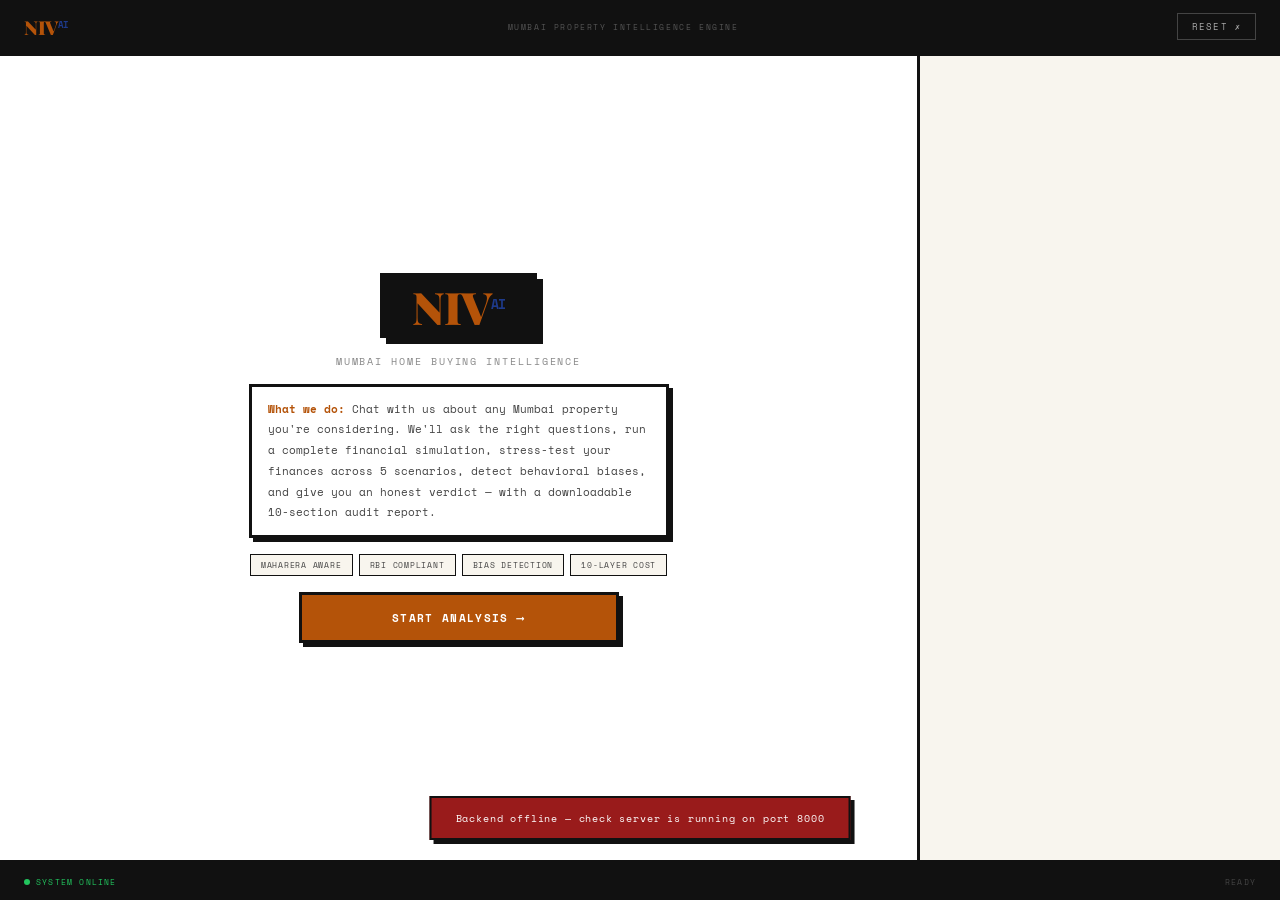
<file: frontend/pages/chat.html>
<!DOCTYPE html>
<html lang="en">

<head>
    <meta charset="UTF-8">
    <meta name="viewport" content="width=device-width, initial-scale=1.0">
    <title>NIV AI — Mumbai Home Advisor</title>
    <link
        href="https://fonts.googleapis.com/css2?family=Space+Mono:ital,wght@0,400;0,700;1,400&family=Playfair+Display:wght@400;700;900&display=swap"
        rel="stylesheet">
    <link rel="stylesheet" href="../css/main.css">
    <link rel="stylesheet" href="../css/chat.css">
</head>

<body>

    <!-- ── TOP BAR ─────────────────────────────────────────────────────────── -->
    <header id="top-bar">
        <div class="logo">NIV<sup>AI</sup></div>
        <div class="center-tag">MUMBAI PROPERTY INTELLIGENCE ENGINE</div>
        <div class="top-right">
            <div id="session-badge" class="session-badge hidden">SID: —</div>
            <button class="nav-btn danger" id="btn-reset" onclick="resetChat()">Reset ✗</button>
        </div>
    </header>

    <!-- ── MAIN LAYOUT ─────────────────────────────────────────────────────── -->
    <main id="main-layout">

        <!-- ── LEFT: CHAT PANEL ──────────────────────────────────────────────── -->
        <section id="chat-panel">

            <!-- Progress bar (hidden until chat starts) -->
            <div id="progress-wrap" class="hidden">
                <div class="progress-label">
                    <span id="progress-text">Collecting information</span>
                    <span id="progress-pct">0%</span>
                </div>
                <div class="progress-track">
                    <div id="progress-bar" class="progress-fill" style="width:0%"></div>
                </div>
            </div>

            <!-- Welcome splash (shown before chat session starts) -->
            <div id="welcome-splash">
                <div class="splash-logo">NIV<sup>AI</sup></div>
                <div class="splash-tagline">Mumbai Home Buying Intelligence</div>
                <div class="splash-desc">
                    <strong>What we do:</strong> Chat with us about any Mumbai property you're considering.
                    We'll ask the right questions, run a complete financial simulation, stress-test your
                    finances across 5 scenarios, detect behavioral biases, and give you an honest
                    verdict — with a downloadable 10-section audit report.
                </div>
                <div class="trust-badges">
                    <span class="trust-badge">MahaRERA Aware</span>
                    <span class="trust-badge">RBI Compliant</span>
                    <span class="trust-badge">Bias Detection</span>
                    <span class="trust-badge">10-Layer Cost</span>
                </div>
                <button class="btn btn-accent btn-start" onclick="startChat()">
                    START ANALYSIS ⟶
                </button>
            </div>

            <!-- Messages container (hidden until session starts) -->
            <div id="messages" class="messages-wrap hidden"></div>

            <!-- Typing indicator -->
            <div id="typing-indicator" class="typing-indicator hidden">
                <div class="typing-avatar">N</div>
                <div class="typing-dots">
                    <span></span><span></span><span></span>
                </div>
            </div>

            <!-- Input row (hidden until session starts) -->
            <div id="input-row" class="input-row hidden">
                <textarea id="chat-input" class="chat-input"
                    placeholder="Tell me about the property you're considering..." rows="1"
                    onkeydown="handleKeyDown(event)" oninput="autoResize(this)"></textarea>
                <button id="send-btn" class="send-btn" onclick="sendMessage()">
                    <span id="send-icon">⟶</span>
                </button>
            </div>

            <div id="input-hint" class="input-hint hidden">
                Press Enter to send · Shift+Enter for new line
            </div>

        </section>

        <!-- ── RIGHT: INFO PANEL ──────────────────────────────────────────────── -->
        <aside id="info-panel">

            <!-- Analysis status steps -->
            <div id="status-card" class="info-card hidden">
                <div class="info-card-header">ANALYSIS STATUS</div>
                <div id="status-steps">
                    <div class="status-step" id="step-costs">
                        <div class="step-dot"></div>
                        <span>Cost Breakdown</span>
                    </div>
                    <div class="status-step" id="step-financial">
                        <div class="step-dot"></div>
                        <span>Financial Reality</span>
                    </div>
                    <div class="status-step" id="step-scenarios">
                        <div class="step-dot"></div>
                        <span>Stress Scenarios</span>
                    </div>
                    <div class="status-step" id="step-behavioral">
                        <div class="step-dot"></div>
                        <span>Behavioral Analysis</span>
                    </div>
                    <div class="status-step" id="step-roundtable">
                        <div class="step-dot"></div>
                        <span>AI Roundtable</span>
                    </div>
                    <div class="status-step" id="step-report">
                        <div class="step-dot"></div>
                        <span>Report Ready</span>
                    </div>
                </div>
            </div>

            <!-- Live roundtable feed -->
            <div id="roundtable-card" class="info-card hidden">
                <div class="info-card-header">
                    LIVE ROUNDTABLE
                    <div id="ws-dot" class="ws-dot"></div>
                </div>
                <div id="consensus-wrap" class="hidden">
                    <div class="consensus-label">
                        <span>Consensus</span>
                        <span id="consensus-pct">0%</span>
                    </div>
                    <div class="progress-track">
                        <div id="consensus-bar" class="progress-fill accent" style="width:0%"></div>
                    </div>
                </div>
                <div id="round-indicator" class="round-indicator hidden">
                    Round <span id="round-num">1</span> of 4
                </div>
                <div id="roundtable-messages" class="roundtable-messages"></div>
            </div>

            <!-- Report download -->
            <div id="report-card" class="info-card hidden">
                <div class="info-card-header">REPORT READY</div>
                <div class="report-summary" id="report-summary">
                    Your complete Mumbai home buying audit is ready.
                </div>
                <div id="verdict-badge" class="verdict-badge">—</div>
                <div class="risk-score-row">
                    <span class="risk-label-text">Risk Score</span>
                    <span id="risk-score-val" class="risk-score-val">—</span>
                </div>
                <button class="btn btn-download" id="btn-download" onclick="downloadReport()">
                    ↓ Download Full Report (PDF)
                </button>
                <div class="report-note">
                    10-section audit · Cost breakdown · Stress tests · Legal checklist
                </div>
            </div>

        </aside>
    </main>

    <!-- ── BOTTOM BAR ───────────────────────────────────────────────────────── -->
    <footer id="bottom-bar">
        <div class="status-live">
            <div class="status-dot"></div>
            SYSTEM ONLINE
        </div>
        <div id="state-label">READY</div>
    </footer>

    <!-- Toast -->
    <div id="toast"></div>

    <!-- Loading overlay -->
    <div id="loading-overlay">
        <div class="loading-box">
            <div class="loading-spinner"></div>
            <div class="loading-text" id="loading-msg">Processing</div>
            <div class="loading-sub" id="loading-sub">Please wait...</div>
        </div>
    </div>

    <script src="../js/config.js"></script>
    <script src="../js/chat.js"></script>

</body>

</html>
</file>
<file: frontend/style.css>
@import url('https://fonts.googleapis.com/css2?family=Inter:ital,wght@0,400;0,500;0,600;0,700;0,800;1,400;1,600&display=swap');

:root {
  /* Opusense Light Theme Properties */
  --bg: #fafafa;
  --surface: #ffffff;
  --surface-2: #f4f4f5;
  --border: #e5e7eb;
  --border-bright: #d1d5db;

  --text: #111827;
  --text-dim: #4b5563;
  --text-muted: #9ca3af;
  --text-faint: #d1d5db;

  --accent: #facc15;        /* Opusense Yellow */
  --accent-light: #fde047;
  --accent-dim: #fefce8;

  --green: #15803d;
  --green-light: #22c55e;
  --green-bg: #f0fdf4;
  --yellow: #ca8a04;
  --yellow-light: #facc15;
  --yellow-bg: #fefce8;
  --red: #b91c1c;
  --red-light: #ef4444;
  --red-bg: #fef2f2;

  --font-display: 'Inter', sans-serif;
  --font-body: 'Inter', sans-serif;
  --font-mono: 'Inter', monospace; /* Keep Inter primarily */

  --radius: 8px;
  --radius-lg: 12px;
  --radius-xl: 16px;
}

/* Base Resets */
* { box-sizing: border-box; margin: 0; padding: 0; }
body {
  background-color: var(--bg);
  background-image: linear-gradient(var(--surface-2) 1px, transparent 1px),
                    linear-gradient(90deg, var(--surface-2) 1px, transparent 1px);
  background-size: 32px 32px;
  background-position: center top;
  color: var(--text);
  font-family: var(--font-body);
  font-size: 14.5px;
  line-height: 1.7;
  -webkit-font-smoothing: antialiased;
}
h1, h2, h3, h4, h5, h6 { font-family: var(--font-display); font-weight: 700; line-height: 1.2; }
.container { max-width: 1100px; margin: 0 auto; padding: 0 24px; }

/* Helpers */
.fw-bold { font-weight: 700; }
em { font-style: italic; font-weight: normal; }

/* Labels */
.section-label {
  font-family: var(--font-mono);
  font-size: 11px;
  letter-spacing: 1.5px;
  text-transform: uppercase;
  color: var(--text-muted);
  margin-bottom: 16px;
  display: flex;
  align-items: center;
  gap: 8px;
}
.section-label span { color: var(--yellow); }

/* Buttons */
button, .btn-primary, .btn-ghost, .btn-text {
  min-height: 40px;
  font-family: var(--font-body);
  font-weight: 600;
  cursor: pointer;
  border-radius: 9999px; /* Pill buttons like Opusense */
  padding: 0 16px;
  transition: all 0.2s ease;
  display: inline-flex;
  align-items: center;
  justify-content: center;
  text-decoration: none;
  font-size: 14px;
}
.btn-primary {
  background: var(--accent);
  color: #000;
  border: 1px solid var(--accent);
}
.btn-primary:hover {
  background: var(--accent-light);
  transform: translateY(-1px);
  box-shadow: 0 4px 12px rgba(250, 204, 21, 0.4);
}
.btn-ghost {
  background: var(--surface);
  color: var(--text);
  border: 1px solid var(--border-bright);
}
.btn-ghost:hover {
  border-color: var(--text);
  background: var(--surface-2);
}
.btn-text { background: transparent; color: var(--text-dim); border: none; padding: 0 16px; }
.btn-text:hover { color: var(--text); }
button:disabled, .btn-primary:disabled { opacity: 0.5; cursor: not-allowed; transform: none; box-shadow: none; }

/* Form Fields */
.field { display: flex; flex-direction: column; gap: 8px; }
.field-grid { display: grid; grid-template-columns: repeat(2, 1fr); gap: 24px; margin-bottom: 32px; }
@media (max-width: 600px) { .field-grid { grid-template-columns: 1fr; } }
.field-label { font-family: var(--font-body); font-weight: 600; font-size: 12px; color: var(--text); text-transform: none; letter-spacing: 0; }
.field-hint { font-family: var(--font-body); font-size: 12px; color: var(--text-muted); }
.field input, .field select, .field textarea {
  background: var(--surface);
  border: 1px solid var(--border-bright);
  border-radius: var(--radius);
  padding: 12px 14px;
  color: var(--text);
  font-family: var(--font-mono);
  font-size: 14px;
  width: 100%;
  transition: all 0.2s;
  min-height: 40px;
  box-shadow: 0 1px 2px rgba(0,0,0,0.02) inset;
}
.field input:focus, .field select:focus, .field textarea:focus {
  outline: none;
  border-color: var(--yellow);
  box-shadow: 0 0 0 3px var(--accent-dim);
}

/* Cards */
.rcard {
  background: var(--surface);
  border: 1px solid var(--border);
  border-radius: var(--radius-lg);
  padding: 24px;
  position: relative;
  box-shadow: 0 4px 6px -1px rgba(0, 0, 0, 0.05), 0 2px 4px -1px rgba(0, 0, 0, 0.03);
}

/* Header */
.hdr { display: flex; justify-content: space-between; align-items: center; padding: 20px 0; border-bottom: 1px solid var(--border); margin-bottom: 40px; background: var(--surface); }
.hdr-left { display: flex; flex-direction: column; }
.logo { font-family: var(--font-display); font-size: 24px; font-weight: 800; color: var(--text); text-decoration: none; display: flex; align-items: center; gap: 6px; }
.logo em { background: var(--accent); width: 12px; height: 12px; border-radius: 50%; display: inline-block; color: transparent; }
.hdr-sub { font-family: var(--font-body); font-size: 12px; color: var(--text-muted); margin-top: 2px; }
.hdr-tag { font-family: var(--font-mono); font-size: 10px; border: 1px solid var(--border-bright); padding: 4px 8px; border-radius: 4px; background: var(--surface-2); }

/* Language Toggle */
.lang-toggle { display: flex; align-items: center; gap: 16px; margin-bottom: 32px; }
.lang-label { font-family: var(--font-body); font-size: 12px; font-weight: 600; color: var(--text-dim); }
.lang-options { display: flex; gap: 4px; background: var(--surface-2); padding: 4px; border-radius: 8px; }
.lang-btn { min-height: 32px; padding: 0 16px; font-size: 12px; font-weight: 600; font-family: var(--font-body); background: transparent; border: none; color: var(--text-dim); border-radius: 6px; cursor: pointer; transition: all 0.2s; }
.lang-btn.active { background: var(--surface); color: var(--text); box-shadow: 0 1px 3px rgba(0,0,0,0.1); }

/* Progressive Step Wizard */
.wizard-bar { margin-bottom: 48px; }
.wizard-steps { display: flex; align-items: center; justify-content: space-between; margin-bottom: 32px; position: relative; }
.w-connector { flex: 1; height: 2px; background: var(--border); margin: 0 16px; position: relative; }
.w-fill { height: 100%; background: #10b981; width: 0%; transition: width 0.4s ease; }
.w-step { display: flex; flex-direction: column; align-items: center; gap: 8px; opacity: 0.5; transition: all 0.3s ease; position: relative; width: 60px; }
.w-step.active, .w-step.completed { opacity: 1; }
.w-num { width: 32px; height: 32px; border-radius: 50%; background: var(--surface); border: 2px solid var(--border); display: flex; align-items: center; justify-content: center; font-family: var(--font-mono); font-size: 14px; font-weight: 700; color: var(--text-dim); transition: all 0.3s cubic-bezier(0.4, 0, 0.2, 1); z-index: 2; }
.w-step.active .w-num { border-color: var(--accent); background: var(--accent); color: #000; transform: scale(1.1); box-shadow: 0 0 0 4px var(--accent-dim); }
.w-step.completed .w-num { border-color: #10b981; background: #10b981; color: white; }
.w-label { font-family: var(--font-body); font-weight: 600; font-size: 11px; text-transform: uppercase; letter-spacing: 0.5px; position: absolute; top: 40px; white-space: nowrap; }

.step-card { display: none; opacity: 0; background: var(--surface); padding: 32px; border-radius: var(--radius-xl); border: 1px solid var(--border); box-shadow: 0 10px 25px -5px rgba(0,0,0,0.05); margin-bottom: 40px; }
.step-card.active { display: block; animation: slideUp 0.4s cubic-bezier(0.16, 1, 0.3, 1) forwards; }

.field input, .field select { transition: all 0.2s cubic-bezier(0.16, 1, 0.3, 1); }
.field input:focus, .field select:focus { border-color: #10b981; box-shadow: 0 0 0 3px rgba(16, 185, 129, 0.15); transform: translateY(-1px); }
.btn-primary, .btn-ghost { transition: transform 0.2s cubic-bezier(0.16, 1, 0.3, 1), background 0.2s, box-shadow 0.2s; }
.btn-primary:hover:not(:disabled) { transform: translateY(-2px); box-shadow: 0 4px 12px rgba(250, 204, 21, 0.3); }

@keyframes slideUp { 0% { opacity: 0; transform: translateY(15px); } 100% { opacity: 1; transform: translateY(0); } }

/* Tool Health Bar */
.health-bar { margin: 32px 0; padding: 24px; background: var(--surface-2); border-radius: var(--radius-lg); border: 1px solid var(--border); }
.health-label { font-family: var(--font-body); font-weight: 600; font-size: 12px; color: var(--text-dim); margin-bottom: 8px; }
.health-value { font-family: var(--font-mono); font-size: 28px; font-weight: 700; margin-bottom: 16px; }
.health-track { height: 8px; background: var(--border-bright); border-radius: 4px; overflow: hidden; }
.health-fill { height: 100%; background: var(--green-light); transition: width 0.3s; }

/* Verdict Display */
.verdict-display { padding: 40px 0; border-bottom: 1px dashed var(--border-bright); margin-bottom: 40px; }
.verdict-word { font-family: var(--font-display); font-size: clamp(36px, 5vw, 56px); font-weight: 800; line-height: 1.1; margin-bottom: 24px; letter-spacing: -1px; }
.verdict-word.SAFE { color: var(--green); }
.verdict-word.RISKY { color: var(--yellow); }
.verdict-word.RECONSIDER { color: var(--red); }
.verdict-meta { display: flex; align-items: center; gap: 16px; flex-wrap: wrap; }

/* Scorecard / Metric Grid */
.metric-grid { display: grid; grid-template-columns: repeat(3, 1fr); gap: 16px; margin: 32px 0; }
@media (max-width: 768px) { .metric-grid { grid-template-columns: 1fr; } }
.metric-cell { background: var(--surface); padding: 24px; border: 1px solid var(--border); border-radius: var(--radius-lg); box-shadow: 0 2px 4px rgba(0,0,0,0.02); }
.metric-number { font-family: var(--font-display); font-size: 28px; font-weight: 800; line-height: 1; margin-bottom: 8px; letter-spacing: -1px; }
.metric-label { font-family: var(--font-body); font-size: 12px; font-weight: 600; color: var(--text-dim); margin-bottom: 12px; }
.metric-status { display: inline-block; font-family: var(--font-body); font-size: 11px; font-weight: 700; background: var(--surface-2); padding: 4px 8px; border-radius: 4px; }

/* EMI Preview specific */
.emi-preview { margin: 32px 0; }
.emi-zone-label { font-family: var(--font-body); font-weight: 600; font-size: 14px; margin-top: 16px; padding: 12px 16px; background: var(--surface-2); border-left: 4px solid var(--accent); border-radius: 0 var(--radius) var(--radius) 0; }

/* Stress Tests */
.stress-row { display: flex; align-items: center; padding: 20px 0; border-bottom: 1px dashed var(--border); gap: 16px; }
.stress-row:last-child { border-bottom: none; }
.stress-indicator { width: 32px; height: 32px; border-radius: 8px; flex-shrink: 0; display: flex; align-items: center; justify-content: center; }
.stress-indicator.pass { background: var(--green-bg); color: var(--green); }
.stress-indicator.fail { background: var(--red-bg); color: var(--red); }
.stress-name { font-family: var(--font-body); font-weight: 600; font-size: 15px; flex: 1; }
.stress-key-number { font-family: var(--font-mono); font-size: 14px; font-weight: 700; color: var(--text); }
.stress-badge { font-family: var(--font-body); font-size: 11px; font-weight: 700; padding: 4px 8px; border-radius: 4px; text-transform: uppercase; background: var(--surface-2); }

/* Badges */
.badge { font-family: var(--font-body); font-size: 11px; font-weight: 700; padding: 4px 10px; border-radius: 9999px; }
.badge.critical { background: var(--red-bg); color: var(--red); border: 1px solid rgba(239, 68, 68, 0.2); }
.badge.high     { background: var(--yellow-bg); color: var(--yellow); border: 1px solid rgba(234, 179, 8, 0.2); }
.badge.medium   { background: #e0f2fe; color: #0369a1; border: 1px solid rgba(14, 165, 233, 0.2); }
.badge.low      { background: var(--green-bg); color: var(--green); border: 1px solid rgba(34, 197, 94, 0.2); }

/* Loading UI */
.loading-screen { max-width: 500px; margin: 120px auto; background: var(--surface); padding: 24px; border-radius: var(--radius-xl); box-shadow: 0 20px 25px -5px rgba(0,0,0,0.05); border: 1px solid var(--border); }
.loading-top { margin-bottom: 40px; }
.loading-title { font-family: var(--font-display); font-size: 24px; font-weight: 800; letter-spacing: -1px; }
.agent-row { display: flex; align-items: center; padding: 16px 0; border-bottom: 1px solid var(--border); gap: 16px; }
.agent-dot { width: 12px; height: 12px; border-radius: 50%; flex-shrink: 0; background: var(--border-bright); }
.agent-dot.running { background: var(--accent); animation: pulse 1.5s infinite; }
.agent-dot.done { background: var(--green-light); }
.agent-label { font-family: var(--font-body); font-weight: 600; font-size: 14px; flex: 1; }
.agent-status-text { font-family: var(--font-mono); font-size: 12px; color: var(--text-muted); }

@keyframes pulse { 0% { opacity: 1; transform: scale(1); } 50% { opacity: 0.6; transform: scale(1.1); } 100% { opacity: 1; transform: scale(1); } }
@keyframes fadeIn { from { opacity: 0; transform: translateY(10px); } to { opacity: 1; transform: translateY(0); } }

/* Sliders */
.slider-track { position: relative; margin: 24px 0; background: var(--surface-2); padding: 24px; border-radius: var(--radius-lg); }
input[type=range] { width: 100%; height: 6px; background: var(--border-bright); -webkit-appearance: none; outline: none; border-radius: 3px; }
input[type=range]::-webkit-slider-thumb { -webkit-appearance: none; width: 24px; height: 24px; border-radius: 50%; background: var(--surface); cursor: pointer; border: 4px solid var(--accent); box-shadow: 0 2px 4px rgba(0,0,0,0.1); }

/* Document Upload */
.doc-upload-zone { border: 2px dashed var(--border-bright); border-radius: var(--radius-lg); padding: 40px 24px; text-align: center; cursor: pointer; transition: all 0.2s; background: var(--surface); }
.doc-upload-zone:hover { border-color: var(--accent); background: var(--accent-dim); }

/* Research Warnings */
.research-warning { padding: 20px; border-left: 4px solid; margin-bottom: 16px; border-radius: 0 var(--radius) var(--radius) 0; background: var(--surface); box-shadow: 0 1px 3px rgba(0,0,0,0.05); }
.research-warning.critical { border-color: var(--red); }
.research-warning.high { border-color: var(--yellow); }

/* Overlays */
.gate-overlay { position: fixed; top: 0; left: 0; width: 100%; height: 100%; background: rgba(0,0,0,0.8); backdrop-filter: blur(8px); z-index: 100; display: flex; align-items: center; justify-content: center; padding: 24px; }
.gate-inner { max-width: 600px; width: 100%; background: var(--surface); padding: 24px; border-radius: var(--radius-xl); box-shadow: 0 25px 50px -12px rgba(0,0,0,0.25); }
.gate-header { margin-bottom: 32px; }
.gate-title { font-family: var(--font-display); font-size: 24px; font-weight: 800; letter-spacing: -1px; margin-bottom: 16px; }
.gate-actions { display: flex; gap: 16px; margin-top: 32px; }

/* ---------------- Landing Page Utility Classes ---------------- */
.landing-sub { font-family: var(--font-body); font-size: 18px; color: var(--text-dim); max-width: 600px; line-height: 1.6; margin-bottom: 40px; }
.feature-row { display: grid; grid-template-columns: 1fr 1fr; gap: 64px; align-items: center; margin-bottom: 64px; }
.feature-list-item { display: flex; gap: 24px; margin-bottom: 40px; }
.feature-icon-box { background: var(--accent-dim); color: var(--yellow); width: 48px; height: 48px; border-radius: 12px; display: flex; align-items: center; justify-content: center; flex-shrink: 0; font-weight: 700; font-family: var(--font-mono); border: 1px solid var(--accent-light); }

/* ======================================================
   LANDING PAGE — FULL SECTION STYLES
   ====================================================== */

/* NAV */
.landing-nav {
  position: sticky;
  top: 0;
  z-index: 50;
  width: 100%;
  background: rgba(250, 250, 250, 0.88);
  backdrop-filter: blur(14px);
  -webkit-backdrop-filter: blur(14px);
  border-bottom: 1px solid var(--border);
}
.nav-inner {
  display: flex;
  justify-content: space-between;
  align-items: center;
  padding: 18px 24px;
}
.nav-logo {
  font-family: var(--font-display);
  font-weight: 800;
  font-size: 20px;
  letter-spacing: -0.5px;
  color: var(--text);
  text-decoration: none;
}
.nav-logo-niv {
  background: linear-gradient(135deg, var(--accent) 0%, #f97316 100%);
  -webkit-background-clip: text;
  -webkit-text-fill-color: transparent;
  background-clip: text;
}
.nav-links { display: flex; gap: 40px; }
.nav-links a { font-family: var(--font-body); font-weight: 600; font-size: 14px; color: var(--text-dim); text-decoration: none; }
.nav-links a:hover { color: var(--text); }
.nav-cta { font-size: 13px; padding: 0 20px; min-height: 38px; }
.nav-toggle {
  display: none;
  background: none;
  border: 1px solid var(--border);
  cursor: pointer;
  padding: 6px 8px;
  border-radius: var(--radius);
  flex-direction: column;
  align-items: center;
  justify-content: center;
  gap: 4px;
  min-height: 36px;
  width: 36px;
}
.nav-toggle span {
  display: block;
  width: 20px;
  height: 2px;
  background: var(--text);
  border-radius: 2px;
}
#nav-mobile-menu {
  max-height: 0;
  overflow: hidden;
  transition: max-height 0.35s ease;
}
#nav-mobile-menu.open { max-height: 300px; border-top: 1px solid var(--border); }
.nav-mobile-inner { display: flex; flex-direction: column; gap: 16px; padding: 20px 0 24px; }
.nav-mobile-link { font-family: var(--font-body); font-weight: 600; font-size: 15px; color: var(--text-dim); text-decoration: none; }
.nav-mobile-link:hover { color: var(--text); }

/* HERO */
.hero-section { padding: 100px 0 80px; position: relative; overflow: hidden; }
.hero-grid { display: grid; grid-template-columns: 1fr 1fr; gap: 80px; align-items: center; }
.hero-label {
  font-family: var(--font-mono);
  font-size: 11px;
  letter-spacing: 1.5px;
  text-transform: uppercase;
  color: var(--text-muted);
  margin-bottom: 24px;
}
.hero-h1 {
  font-family: var(--font-display);
  font-size: clamp(40px, 5.5vw, 64px);
  line-height: 1.05;
  letter-spacing: -2px;
  margin-bottom: 24px;
}
.hero-h1-line1 { display: block; font-weight: 400; }
.hero-h1-line2 { display: block; font-weight: 800; font-style: italic; }
.hero-ctas { display: flex; gap: 16px; align-items: center; flex-wrap: wrap; margin-bottom: 32px; }
.hero-btn { font-size: 15px; padding: 0 28px; min-height: 46px; }
.hero-stats {
  display: flex;
  align-items: center;
  gap: 10px;
  font-family: var(--font-mono);
  font-size: 12px;
  color: var(--text-muted);
}
.live-dot {
  width: 8px;
  height: 8px;
  border-radius: 50%;
  background: var(--green-light);
  flex-shrink: 0;
  animation: live-pulse 2s ease-in-out infinite;
}
@keyframes live-pulse {
  0%, 100% { box-shadow: 0 0 0 0 rgba(34,197,94,0.5); }
  50% { box-shadow: 0 0 0 6px rgba(34,197,94,0); }
}
.hero-img-wrap {
  position: relative;
  display: flex;
  align-items: center;
  justify-content: center;
}
.hero-img {
  width: 100%;
  max-width: 450px;
  display: block;
  margin: 0 auto;
  position: relative;
  z-index: 2;
  border-radius: var(--radius-xl);
  filter: drop-shadow(0 30px 40px rgba(0,0,0,0.12));
}
.float-anim { animation: float-hero 6s ease-in-out infinite; }
@keyframes float-hero {
  0%, 100% { transform: translateY(0) rotate(-3deg); }
  50% { transform: translateY(-18px) rotate(-3deg); }
}
.orb { position: absolute; border-radius: 50%; z-index: 1; pointer-events: none; }
.orb-1 {
  width: 420px; height: 420px;
  top: -5%; right: -5%;
  background: radial-gradient(circle at center, rgba(250,204,21,0.2) 0%, rgba(250,204,21,0) 65%);
}
.orb-2 {
  width: 260px; height: 260px;
  bottom: 5%; left: 5%;
  background: radial-gradient(circle at center, rgba(16,185,129,0.14) 0%, rgba(16,185,129,0) 65%);
}

/* FEATURES */
.features-section { padding: 100px 0; border-top: 1px solid var(--border); }
.features-label {
  font-family: var(--font-mono); font-size: 11px; letter-spacing: 1.5px;
  text-transform: uppercase; color: var(--text-muted); margin-bottom: 56px; text-align: center;
}
.features-grid { display: grid; grid-template-columns: 1fr 1fr; gap: 80px; align-items: start; }
.features-cards { display: flex; flex-direction: column; gap: 24px; }
.feature-card {
  padding: 28px 32px;
  background: var(--surface);
  border: 1px solid var(--border);
  border-radius: var(--radius-lg);
  box-shadow: 0 2px 8px rgba(0,0,0,0.04);
}
.feature-number {
  font-family: var(--font-mono); font-size: 11px; font-weight: 700;
  color: var(--accent); letter-spacing: 1px; margin-bottom: 10px; text-transform: uppercase;
}
.feature-title { font-family: var(--font-display); font-size: 17px; font-weight: 700; margin-bottom: 8px; }
.feature-desc { font-size: 14px; color: var(--text-dim); line-height: 1.65; }
.feature-tablet-wrap { position: sticky; top: 120px; display: flex; align-items: flex-start; justify-content: center; }
.feature-tablet {
  width: 100%; max-width: 440px; display: block;
  border-radius: var(--radius-lg);
  filter: drop-shadow(0 20px 32px rgba(0,0,0,0.1));
}

/* AGENT GRID */
.agents-section {
  background: var(--surface);
  border-top: 1px solid var(--border);
  border-bottom: 1px solid var(--border);
  padding: 100px 0;
}
.agents-label {
  font-family: var(--font-mono); font-size: 11px; letter-spacing: 1.5px;
  text-transform: uppercase; color: var(--text-muted); margin-bottom: 56px; text-align: center;
}
.agents-grid { display: grid; grid-template-columns: repeat(3, 1fr); gap: 24px; }
.agent-card {
  padding: 28px;
  border: 1px solid var(--border);
  border-radius: var(--radius-lg);
  background: var(--bg);
}
.agent-card:hover { border-color: var(--accent); }
.agent-badge { font-family: var(--font-mono); font-size: 11px; font-weight: 700; color: var(--accent); letter-spacing: 1px; margin-bottom: 10px; }
.agent-name { font-family: var(--font-display); font-size: 16px; font-weight: 700; margin-bottom: 8px; }
.agent-desc { font-size: 13px; color: var(--text-dim); line-height: 1.6; }

/* SERVICES */
.services-section { padding: 100px 0; border-top: 1px solid var(--border); }
.services-label {
  font-family: var(--font-mono); font-size: 11px; letter-spacing: 1.5px;
  text-transform: uppercase; color: var(--text-muted); margin-bottom: 48px; text-align: center;
}
.services-grid { display: grid; grid-template-columns: repeat(3, 1fr); gap: 32px; }
.service-item {
  display: flex; flex-direction: column; gap: 16px;
  padding: 32px; background: var(--surface);
  border: 1px solid var(--border); border-radius: var(--radius-lg);
}
.service-check-wrap {
  width: 44px; height: 44px;
  background: var(--green-bg); border-radius: 50%;
  display: flex; align-items: center; justify-content: center; flex-shrink: 0;
}
.draw-check { width: 22px; height: 22px; display: block; }
.draw-check path {
  stroke: var(--green); stroke-width: 2.5; fill: none;
  stroke-linecap: round; stroke-linejoin: round;
  stroke-dasharray: 30; stroke-dashoffset: 30;
  transition: stroke-dashoffset 0.7s cubic-bezier(0.4,0,0.2,1) 0.2s;
}
.draw-check.visible path { stroke-dashoffset: 0; }
.service-name { font-family: var(--font-display); font-size: 16px; font-weight: 700; margin-bottom: 4px; }
.service-desc { font-size: 13px; color: var(--text-dim); line-height: 1.6; }

/* TIMELINE */
.timeline-section { padding: 100px 0; background: var(--surface-2); border-top: 1px solid var(--border); }
.timeline-label {
  font-family: var(--font-mono); font-size: 11px; letter-spacing: 1.5px;
  text-transform: uppercase; color: var(--text-muted); margin-bottom: 16px;
}
.timeline-h2 { font-size: clamp(28px, 4vw, 40px); letter-spacing: -0.5px; margin-bottom: 64px; }
.timeline-line-wrap {
  position: relative; height: 2px;
  background: var(--border); margin-bottom: 40px; border-radius: 2px;
}
#timeline-line {
  position: absolute; top: 0; left: 0; height: 100%; width: 0;
  background: linear-gradient(90deg, var(--accent) 0%, var(--green-light) 100%);
  border-radius: 2px;
  transition: width 1.4s cubic-bezier(0.4,0,0.2,1);
}
.tl-steps { display: grid; grid-template-columns: repeat(4, 1fr); gap: 32px; }
.tl-step { display: flex; flex-direction: column; gap: 10px; }
.tl-num { font-family: var(--font-mono); font-size: 30px; font-weight: 800; color: var(--accent); line-height: 1; letter-spacing: -1px; }
.tl-name { font-family: var(--font-display); font-size: 15px; font-weight: 700; }
.tl-detail { font-size: 13px; color: var(--text-dim); line-height: 1.6; }

/* CTA SECTION */
.cta-section { padding: 120px 0; text-align: center; }
.cta-h2 { font-size: clamp(28px, 4vw, 42px); letter-spacing: -0.5px; margin-bottom: 32px; }
.cta-btn { font-size: 16px; padding: 0 40px; min-height: 52px; }
.cta-sub { font-size: 13px; color: var(--text-muted); margin-top: 20px; }

/* FOOTER */
.landing-footer {
  border-top: 1px solid var(--border);
  padding: 56px 0; text-align: center;
  background: var(--bg);
  background-image: linear-gradient(var(--surface-2) 1px, transparent 1px),
                    linear-gradient(90deg, var(--surface-2) 1px, transparent 1px);
  background-size: 32px 32px;
}
.footer-inner { position: relative; z-index: 1; }
.footer-logo {
  font-family: var(--font-display); font-size: 18px; font-weight: 800; color: var(--text);
  margin-bottom: 12px; display: flex; align-items: center; justify-content: center; gap: 8px;
}
.footer-logo-dot { background: var(--accent); width: 10px; height: 10px; border-radius: 50%; display: inline-block; }
.footer-sub { font-size: 13px; color: var(--text-muted); margin-bottom: 6px; }
.footer-legal { font-size: 12px; color: var(--text-faint); }

/* SCROLL ANIMATION STATES */
[data-animate] { opacity: 0; transition: opacity 0.6s ease, transform 0.6s ease; }
[data-animate="slide-up"] { transform: translateY(28px); }
[data-animate="fade-in"] { transform: translateY(0); }
[data-animate].visible { opacity: 1; transform: translateY(0); }

.agent-card[data-animate] { transition: opacity 0.6s ease, transform 0.6s ease, border-color 0.2s; }
.feature-card:nth-child(2)[data-animate] { transition-delay: 0.12s; }
.feature-card:nth-child(3)[data-animate] { transition-delay: 0.24s; }
.agent-card:nth-child(2)[data-animate] { transition-delay: 0.06s; }
.agent-card:nth-child(3)[data-animate] { transition-delay: 0.12s; }
.agent-card:nth-child(4)[data-animate] { transition-delay: 0.18s; }
.agent-card:nth-child(5)[data-animate] { transition-delay: 0.24s; }
.agent-card:nth-child(6)[data-animate] { transition-delay: 0.30s; }

/* LANDING RESPONSIVE */
@media (max-width: 900px) {
  .nav-links { gap: 24px; }
  .nav-cta { display: none; }
  .hero-grid { grid-template-columns: 1fr; gap: 48px; }
  .hero-img-wrap { order: -1; max-width: 380px; margin: 0 auto; }
  .orb { display: none; }
  .features-grid { grid-template-columns: 1fr; }
  .feature-tablet-wrap { display: none; }
  .agents-grid { grid-template-columns: repeat(2, 1fr); }
  .services-grid { grid-template-columns: 1fr; }
  .tl-steps { grid-template-columns: repeat(2, 1fr); gap: 24px; }
}
@media (max-width: 640px) {
  .nav-links { display: none; }
  .nav-toggle { display: flex; }
  .hero-section { padding: 64px 0 48px; }
  .agents-grid { grid-template-columns: 1fr; }
  .tl-steps { grid-template-columns: 1fr; }
  .cta-section { padding: 80px 0; }
}

/* Print */
@media print {
  body { background: white; color: #111; }
  .hdr, .wizard-progress, .wizard-nav, .form-nav, .wizard-bar, .report-actions, .sensitivity-section, .comparison-section, .share-bar, [id*="modal"] { display: none !important; }
  #report-view { display: block !important; }
}
</file>
<file: frontend/css/main.css>
/* ═══════════════════════════════════════════════
   DESIGN TOKENS + RESET
   Kept identical to original style.css
═══════════════════════════════════════════════ */
*,
*::before,
*::after {
    box-sizing: border-box;
    margin: 0;
    padding: 0;
}

:root {
    --bg: #f8f5ee;
    --black: #111111;
    --white: #ffffff;
    --trust: #1e3a8a;
    --risk: #991b1b;
    --safe: #065f46;
    --accent: #b45309;
    --border: 3px solid #111111;
    --shadow: 4px 4px 0 #111111;
    --shadow-lg: 6px 6px 0 #111111;
    --font-mono: 'Space Mono', monospace;
    --font-display: 'Playfair Display', serif;
    --text-primary: #111111;
    --text-secondary: #444444;

    /* Status colors */
    --green: #059669;
    --amber: #d97706;
    --red: #dc2626;
    --blue-soft: #eff6ff;
}

html,
body {
    height: 100%;
    background: var(--bg);
    font-family: var(--font-mono);
    color: var(--text-primary);
    overflow-x: hidden;
}

/* ── BUTTONS ─────────────────────────────────────────────────────────────── */
.btn {
    display: inline-block;
    font-family: var(--font-mono);
    font-size: 0.7rem;
    font-weight: 700;
    letter-spacing: 0.12em;
    text-transform: uppercase;
    padding: 14px 28px;
    border: var(--border);
    background: var(--black);
    color: var(--white);
    cursor: pointer;
    box-shadow: var(--shadow);
    transition: transform 0.08s, box-shadow 0.08s;
    width: 100%;
    text-align: center;
    text-decoration: none;
}

.btn:hover:not(:disabled) {
    transform: translate(-2px, -2px);
    box-shadow: 6px 6px 0 #111;
}

.btn:active:not(:disabled) {
    transform: translate(2px, 2px);
    box-shadow: 2px 2px 0 #111;
}

.btn:focus-visible {
    outline: 3px solid var(--accent);
    outline-offset: 3px;
}

.btn:disabled {
    opacity: 0.45;
    cursor: not-allowed;
}

.btn-trust {
    background: var(--trust);
}

.btn-accent {
    background: var(--accent);
}

.btn-safe {
    background: var(--safe);
}

.btn-outline {
    background: var(--white);
    color: var(--black);
}

.btn-download {
    background: var(--safe);
    font-size: 0.65rem;
    padding: 12px 20px;
    margin-top: 12px;
}

/* ── NAV BUTTON ──────────────────────────────────────────────────────────── */
.nav-btn {
    font-family: var(--font-mono);
    font-size: 0.55rem;
    letter-spacing: 0.12em;
    text-transform: uppercase;
    padding: 6px 14px;
    border: 1.5px solid #444;
    background: transparent;
    color: #aaa;
    cursor: pointer;
    transition: all 0.1s;
}

.nav-btn:hover:not(:disabled) {
    border-color: var(--accent);
    color: var(--accent);
}

.nav-btn:disabled {
    opacity: 0.25;
    cursor: not-allowed;
}

.nav-btn.danger:hover:not(:disabled) {
    border-color: var(--risk);
    color: #ef4444;
}

/* ── TOAST ───────────────────────────────────────────────────────────────── */
#toast {
    position: fixed;
    bottom: 60px;
    left: 50%;
    transform: translateX(-50%) translateY(20px);
    background: var(--risk);
    color: var(--white);
    font-size: 0.65rem;
    letter-spacing: 0.08em;
    padding: 12px 24px;
    border: 2px solid #111;
    box-shadow: var(--shadow);
    opacity: 0;
    transition: opacity 0.2s, transform 0.2s;
    z-index: 9999;
    pointer-events: none;
    white-space: nowrap;
}

#toast.show {
    opacity: 1;
    transform: translateX(-50%) translateY(0);
}

/* ── UTILITY ─────────────────────────────────────────────────────────────── */
.hidden {
    display: none !important;
}

@keyframes fadeIn {
    from {
        opacity: 0;
        transform: translateY(6px);
    }

    to {
        opacity: 1;
        transform: none;
    }
}

@keyframes pulse {

    0%,
    100% {
        opacity: 1
    }

    50% {
        opacity: 0.3
    }
}
</file>
<file: frontend/css/chat.css>
/* ═══════════════════════════════════════════════
   CHAT PAGE LAYOUT
   Full-height split: chat left, info panel right
═══════════════════════════════════════════════ */

body {
    display: grid;
    grid-template-rows: 56px 1fr 40px;
    min-height: 100vh;
}

/* ── TOP BAR ─────────────────────────────────────────────────────────────── */
#top-bar {
    border-bottom: var(--border);
    background: var(--black);
    color: var(--bg);
    display: grid;
    grid-template-columns: auto 1fr auto;
    align-items: center;
    padding: 0 24px;
    gap: 16px;
    position: sticky;
    top: 0;
    z-index: 100;
}

.logo {
    font-family: var(--font-display);
    font-size: 1.2rem;
    font-weight: 900;
    color: var(--accent);
    letter-spacing: -0.02em;
}

.logo sup {
    font-family: var(--font-mono);
    font-size: 0.55rem;
    color: var(--trust);
    vertical-align: super;
}

.center-tag {
    font-size: 0.5rem;
    letter-spacing: 0.2em;
    text-transform: uppercase;
    color: #555;
    text-align: center;
}

.top-right {
    display: flex;
    align-items: center;
    gap: 10px;
    justify-content: flex-end;
}

.session-badge {
    font-size: 0.5rem;
    letter-spacing: 0.08em;
    color: #555;
    border: 1px solid #333;
    padding: 3px 8px;
}

/* ── BOTTOM BAR ──────────────────────────────────────────────────────────── */
#bottom-bar {
    border-top: var(--border);
    background: var(--black);
    color: #444;
    display: flex;
    justify-content: space-between;
    align-items: center;
    padding: 0 24px;
    font-size: 0.5rem;
    letter-spacing: 0.15em;
    text-transform: uppercase;
}

.status-live {
    display: flex;
    align-items: center;
    gap: 6px;
    color: #22c55e;
}

.status-dot {
    width: 6px;
    height: 6px;
    border-radius: 50%;
    background: #22c55e;
    animation: pulse 2s infinite;
}

/* ── MAIN LAYOUT ─────────────────────────────────────────────────────────── */
#main-layout {
    display: grid;
    grid-template-columns: 1fr 360px;
    height: 100%;
    overflow: hidden;
    background-color: var(--bg);
    background-image:
        linear-gradient(rgba(0, 0, 0, 0.03) 1px, transparent 1px),
        linear-gradient(90deg, rgba(0, 0, 0, 0.03) 1px, transparent 1px);
    background-size: 28px 28px;
}

/* ── CHAT PANEL ──────────────────────────────────────────────────────────── */
#chat-panel {
    display: flex;
    flex-direction: column;
    height: 100%;
    border-right: var(--border);
    background: var(--white);
    overflow: hidden;
}

/* Progress bar */
#progress-wrap {
    padding: 10px 20px 8px;
    border-bottom: 1.5px solid #e5e5e5;
    background: var(--bg);
    flex-shrink: 0;
}

.progress-label {
    display: flex;
    justify-content: space-between;
    font-size: 0.5rem;
    letter-spacing: 0.1em;
    text-transform: uppercase;
    color: var(--text-secondary);
    margin-bottom: 5px;
}

.progress-track {
    height: 3px;
    background: #e5e5e5;
    border: 1px solid #ccc;
}

.progress-fill {
    height: 100%;
    background: var(--accent);
    transition: width 0.4s ease;
}

.progress-fill.accent {
    background: var(--trust);
}

.progress-fill.green {
    background: var(--green);
}

/* Messages */
.messages-wrap {
    flex: 1;
    overflow-y: auto;
    padding: 24px 20px;
    display: flex;
    flex-direction: column;
    gap: 16px;
    scroll-behavior: smooth;
}

.messages-wrap::-webkit-scrollbar {
    width: 4px;
}

.messages-wrap::-webkit-scrollbar-thumb {
    background: #ccc;
}

/* Message bubbles */
.message {
    display: flex;
    gap: 10px;
    animation: fadeIn 0.2s ease;
    max-width: 85%;
}

.message.user {
    align-self: flex-end;
    flex-direction: row-reverse;
}

.message.assistant {
    align-self: flex-start;
}

.msg-avatar {
    width: 28px;
    height: 28px;
    border: 2px solid var(--black);
    background: var(--black);
    color: var(--accent);
    font-family: var(--font-display);
    font-size: 0.75rem;
    font-weight: 900;
    display: flex;
    align-items: center;
    justify-content: center;
    flex-shrink: 0;
    margin-top: 2px;
}

.message.user .msg-avatar {
    background: var(--trust);
    color: var(--white);
    font-family: var(--font-mono);
    font-size: 0.55rem;
    font-weight: 700;
}

.msg-bubble {
    padding: 12px 16px;
    border: 2px solid var(--black);
    font-size: 0.72rem;
    line-height: 1.65;
    color: var(--text-primary);
    box-shadow: var(--shadow);
}

.message.assistant .msg-bubble {
    background: var(--white);
    border-color: var(--black);
}

.message.user .msg-bubble {
    background: var(--black);
    color: var(--white);
    border-color: var(--black);
    box-shadow: none;
}

.msg-time {
    font-size: 0.45rem;
    color: #999;
    margin-top: 4px;
    letter-spacing: 0.05em;
}

/* Analysis trigger message */
.message.analysis .msg-bubble {
    background: var(--blue-soft);
    border-color: var(--trust);
    border-width: 2px;
}

/* System messages */
.msg-system {
    text-align: center;
    font-size: 0.5rem;
    letter-spacing: 0.12em;
    text-transform: uppercase;
    color: #888;
    padding: 4px 12px;
    border: 1px dashed #ccc;
    align-self: center;
    background: var(--bg);
}

/* Typing indicator */
.typing-indicator {
    display: flex;
    align-items: center;
    gap: 10px;
    padding: 8px 20px;
    flex-shrink: 0;
}

.typing-avatar {
    width: 28px;
    height: 28px;
    border: 2px solid var(--black);
    background: var(--black);
    color: var(--accent);
    font-family: var(--font-display);
    font-size: 0.75rem;
    font-weight: 900;
    display: flex;
    align-items: center;
    justify-content: center;
}

.typing-dots {
    display: flex;
    gap: 4px;
    padding: 10px 14px;
    border: 2px solid var(--black);
    background: var(--white);
    box-shadow: var(--shadow);
}

.typing-dots span {
    width: 6px;
    height: 6px;
    background: var(--black);
    border-radius: 50%;
    animation: typingBounce 1.2s infinite;
}

.typing-dots span:nth-child(2) {
    animation-delay: 0.2s;
}

.typing-dots span:nth-child(3) {
    animation-delay: 0.4s;
}

@keyframes typingBounce {

    0%,
    60%,
    100% {
        transform: translateY(0);
    }

    30% {
        transform: translateY(-6px);
    }
}

/* Input row */
.input-row {
    display: flex;
    gap: 0;
    border-top: var(--border);
    flex-shrink: 0;
}

.chat-input {
    flex: 1;
    padding: 14px 18px;
    border: none;
    border-right: 2px solid var(--black);
    background: var(--bg);
    font-family: var(--font-mono);
    font-size: 0.75rem;
    color: var(--text-primary);
    resize: none;
    outline: none;
    min-height: 52px;
    max-height: 140px;
    line-height: 1.5;
}

.chat-input:focus {
    background: var(--white);
}

.chat-input::placeholder {
    color: #aaa;
}

.send-btn {
    width: 56px;
    border: none;
    background: var(--black);
    color: var(--accent);
    font-size: 1rem;
    cursor: pointer;
    transition: background 0.1s;
    flex-shrink: 0;
}

.send-btn:hover {
    background: var(--accent);
    color: var(--white);
}

.send-btn:active {
    background: var(--trust);
}

.send-btn.loading {
    opacity: 0.5;
    cursor: not-allowed;
}

.input-hint {
    font-size: 0.45rem;
    color: #aaa;
    letter-spacing: 0.08em;
    text-align: center;
    padding: 4px;
    background: var(--bg);
    border-top: 1px solid #e5e5e5;
    flex-shrink: 0;
}

/* ── INFO PANEL (right side) ─────────────────────────────────────────────── */
#info-panel {
    display: flex;
    flex-direction: column;
    gap: 0;
    overflow-y: auto;
    background: var(--bg);
}

#info-panel::-webkit-scrollbar {
    width: 3px;
}

.info-card {
    border-bottom: var(--border);
    background: var(--white);
    animation: fadeIn 0.3s ease;
}

.info-card-header {
    font-size: 0.5rem;
    letter-spacing: 0.2em;
    text-transform: uppercase;
    color: var(--accent);
    padding: 12px 16px 8px;
    border-bottom: 1.5px solid #e5e5e5;
    display: flex;
    align-items: center;
    justify-content: space-between;
}

/* ── STATUS STEPS ─────────────────────────────────────────────────────────── */
#status-steps {
    padding: 12px 16px;
    display: flex;
    flex-direction: column;
    gap: 8px;
}

.status-step {
    display: flex;
    align-items: center;
    gap: 10px;
    font-size: 0.6rem;
    color: #aaa;
    letter-spacing: 0.06em;
}

.status-step.active {
    color: var(--text-primary);
    font-weight: 700;
}

.status-step.done {
    color: var(--green);
}

.step-dot {
    width: 8px;
    height: 8px;
    border-radius: 50%;
    border: 2px solid #ccc;
    flex-shrink: 0;
    transition: all 0.3s;
}

.status-step.active .step-dot {
    border-color: var(--accent);
    background: var(--accent);
    animation: pulse 1s infinite;
}

.status-step.done .step-dot {
    border-color: var(--green);
    background: var(--green);
}

/* ── ROUNDTABLE FEED ─────────────────────────────────────────────────────── */
.ws-dot {
    width: 7px;
    height: 7px;
    border-radius: 50%;
    background: #aaa;
}

.ws-dot.connected {
    background: #22c55e;
    animation: pulse 1.5s infinite;
}

#consensus-wrap {
    padding: 8px 16px 4px;
    border-bottom: 1px solid #e5e5e5;
}

.consensus-label {
    display: flex;
    justify-content: space-between;
    font-size: 0.48rem;
    letter-spacing: 0.1em;
    text-transform: uppercase;
    color: var(--text-secondary);
    margin-bottom: 4px;
}

.round-indicator {
    font-size: 0.5rem;
    letter-spacing: 0.15em;
    text-transform: uppercase;
    color: var(--trust);
    padding: 6px 16px;
    border-bottom: 1px solid #e5e5e5;
    background: var(--blue-soft);
}

.roundtable-messages {
    padding: 12px 14px;
    display: flex;
    flex-direction: column;
    gap: 10px;
    max-height: 380px;
    overflow-y: auto;
}

.roundtable-messages::-webkit-scrollbar {
    width: 3px;
}

.rt-message {
    border: 1.5px solid var(--black);
    padding: 10px 12px;
    background: var(--white);
    box-shadow: 2px 2px 0 #111;
    animation: fadeIn 0.25s ease;
}

.rt-agent-header {
    display: flex;
    align-items: center;
    gap: 8px;
    margin-bottom: 5px;
}

.rt-agent-name {
    font-size: 0.55rem;
    font-weight: 700;
    letter-spacing: 0.1em;
    text-transform: uppercase;
}

.rt-agent-name.marcus {
    color: var(--trust);
}

.rt-agent-name.zara {
    color: var(--risk);
}

.rt-agent-name.soren {
    color: var(--safe);
}

.rt-msg-type {
    font-size: 0.42rem;
    letter-spacing: 0.08em;
    text-transform: uppercase;
    color: #aaa;
    border: 1px solid #ddd;
    padding: 1px 5px;
}

.rt-content {
    font-size: 0.65rem;
    line-height: 1.6;
    color: var(--text-primary);
}

.rt-typing {
    display: flex;
    align-items: center;
    gap: 8px;
    font-size: 0.55rem;
    color: var(--accent);
    letter-spacing: 0.08em;
    padding: 4px 0;
}

.rt-typing-dots span {
    display: inline-block;
    width: 4px;
    height: 4px;
    background: var(--accent);
    border-radius: 50%;
    margin: 0 1px;
    animation: typingBounce 1s infinite;
}

.rt-typing-dots span:nth-child(2) {
    animation-delay: 0.2s;
}

.rt-typing-dots span:nth-child(3) {
    animation-delay: 0.4s;
}

/* Convergence banner */
.convergence-banner {
    padding: 8px 16px;
    background: var(--safe);
    color: var(--white);
    font-size: 0.5rem;
    letter-spacing: 0.1em;
    text-transform: uppercase;
    text-align: center;
}

/* ── REPORT CARD ─────────────────────────────────────────────────────────── */
#report-card {
    padding-bottom: 20px;
}

.report-summary {
    font-size: 0.65rem;
    line-height: 1.6;
    color: var(--text-secondary);
    padding: 12px 16px 8px;
}

.verdict-badge {
    font-family: var(--font-display);
    font-size: 1.1rem;
    font-weight: 900;
    text-align: center;
    padding: 12px 16px;
    margin: 0 16px 8px;
    border: var(--border);
    box-shadow: var(--shadow);
    background: var(--white);
    letter-spacing: 0.04em;
}

.verdict-badge.buy-safe {
    color: var(--safe);
    border-color: var(--safe);
    background: #ecfdf5;
}

.verdict-badge.buy-caution {
    color: var(--amber);
    border-color: var(--amber);
    background: #fffbeb;
}

.verdict-badge.wait {
    color: var(--accent);
    border-color: var(--accent);
    background: #fffbf5;
}

.verdict-badge.too-risky {
    color: var(--risk);
    border-color: var(--risk);
    background: #fef2f2;
}

.risk-score-row {
    display: flex;
    justify-content: space-between;
    align-items: center;
    padding: 6px 16px 10px;
    font-size: 0.58rem;
    letter-spacing: 0.08em;
}

.risk-label-text {
    color: var(--text-secondary);
    text-transform: uppercase;
}

.risk-score-val {
    font-weight: 700;
    font-size: 0.8rem;
}

.risk-score-val.safe {
    color: var(--safe);
}

.risk-score-val.mod {
    color: var(--amber);
}

.risk-score-val.high {
    color: var(--risk);
}

.btn-download {
    margin: 4px 16px 0;
    width: calc(100% - 32px);
}

.report-note {
    font-size: 0.48rem;
    color: #aaa;
    text-align: center;
    padding: 6px 16px 0;
    letter-spacing: 0.06em;
}

/* ── WELCOME SPLASH (before chat starts) ─────────────────────────────────── */
#welcome-splash {
    display: flex;
    flex-direction: column;
    align-items: center;
    justify-content: center;
    height: 100%;
    text-align: center;
    padding: 40px 32px;
    gap: 16px;
}

.splash-logo {
    display: inline-block;
    background: var(--black);
    color: var(--accent);
    font-family: var(--font-display);
    font-size: 2.8rem;
    font-weight: 900;
    padding: 12px 32px 8px;
    letter-spacing: -0.02em;
    line-height: 1;
    box-shadow: var(--shadow-lg);
}

.splash-logo sup {
    font-family: var(--font-mono);
    font-size: 0.8rem;
    color: var(--trust);
    vertical-align: super;
}

.splash-tagline {
    font-size: 0.6rem;
    letter-spacing: 0.2em;
    text-transform: uppercase;
    color: #888;
}

.splash-desc {
    font-size: 0.7rem;
    line-height: 1.85;
    color: var(--text-secondary);
    border-left: 4px solid var(--accent);
    padding: 12px 16px;
    text-align: left;
    background: var(--white);
    border: var(--border);
    box-shadow: var(--shadow);
    max-width: 420px;
}

.splash-desc strong {
    color: var(--accent);
}

.trust-badges {
    display: flex;
    flex-wrap: wrap;
    gap: 6px;
    justify-content: center;
}

.trust-badge {
    font-size: 0.48rem;
    letter-spacing: 0.1em;
    text-transform: uppercase;
    padding: 4px 10px;
    border: 1.5px solid var(--black);
    background: var(--bg);
    color: var(--text-secondary);
}

.btn-start {
    max-width: 320px;
    font-size: 0.7rem;
}

/* ── LOADING OVERLAY ─────────────────────────────────────────────────────── */
#loading-overlay {
    position: fixed;
    inset: 0;
    background: rgba(17, 17, 17, 0.75);
    display: none;
    align-items: center;
    justify-content: center;
    z-index: 9000;
}

#loading-overlay.show {
    display: flex;
}

.loading-box {
    background: var(--white);
    border: var(--border);
    box-shadow: var(--shadow-lg);
    padding: 36px 48px;
    text-align: center;
}

.loading-spinner {
    width: 32px;
    height: 32px;
    border: 3px solid #e5e5e5;
    border-top-color: var(--accent);
    border-radius: 50%;
    animation: spin 0.8s linear infinite;
    margin: 0 auto 14px;
}

@keyframes spin {
    to {
        transform: rotate(360deg);
    }
}

.loading-text {
    font-size: 0.75rem;
    font-weight: 700;
    letter-spacing: 0.1em;
    text-transform: uppercase;
    margin-bottom: 4px;
}

.loading-sub {
    font-size: 0.55rem;
    color: var(--text-secondary);
    letter-spacing: 0.06em;
}

/* ── RESPONSIVE ──────────────────────────────────────────────────────────── */
@media (max-width: 768px) {
    #main-layout {
        grid-template-columns: 1fr;
        grid-template-rows: 1fr auto;
    }

    #info-panel {
        border-top: var(--border);
        max-height: 300px;
    }

    #roundtable-card .roundtable-messages {
        max-height: 200px;
    }
}
</file>
